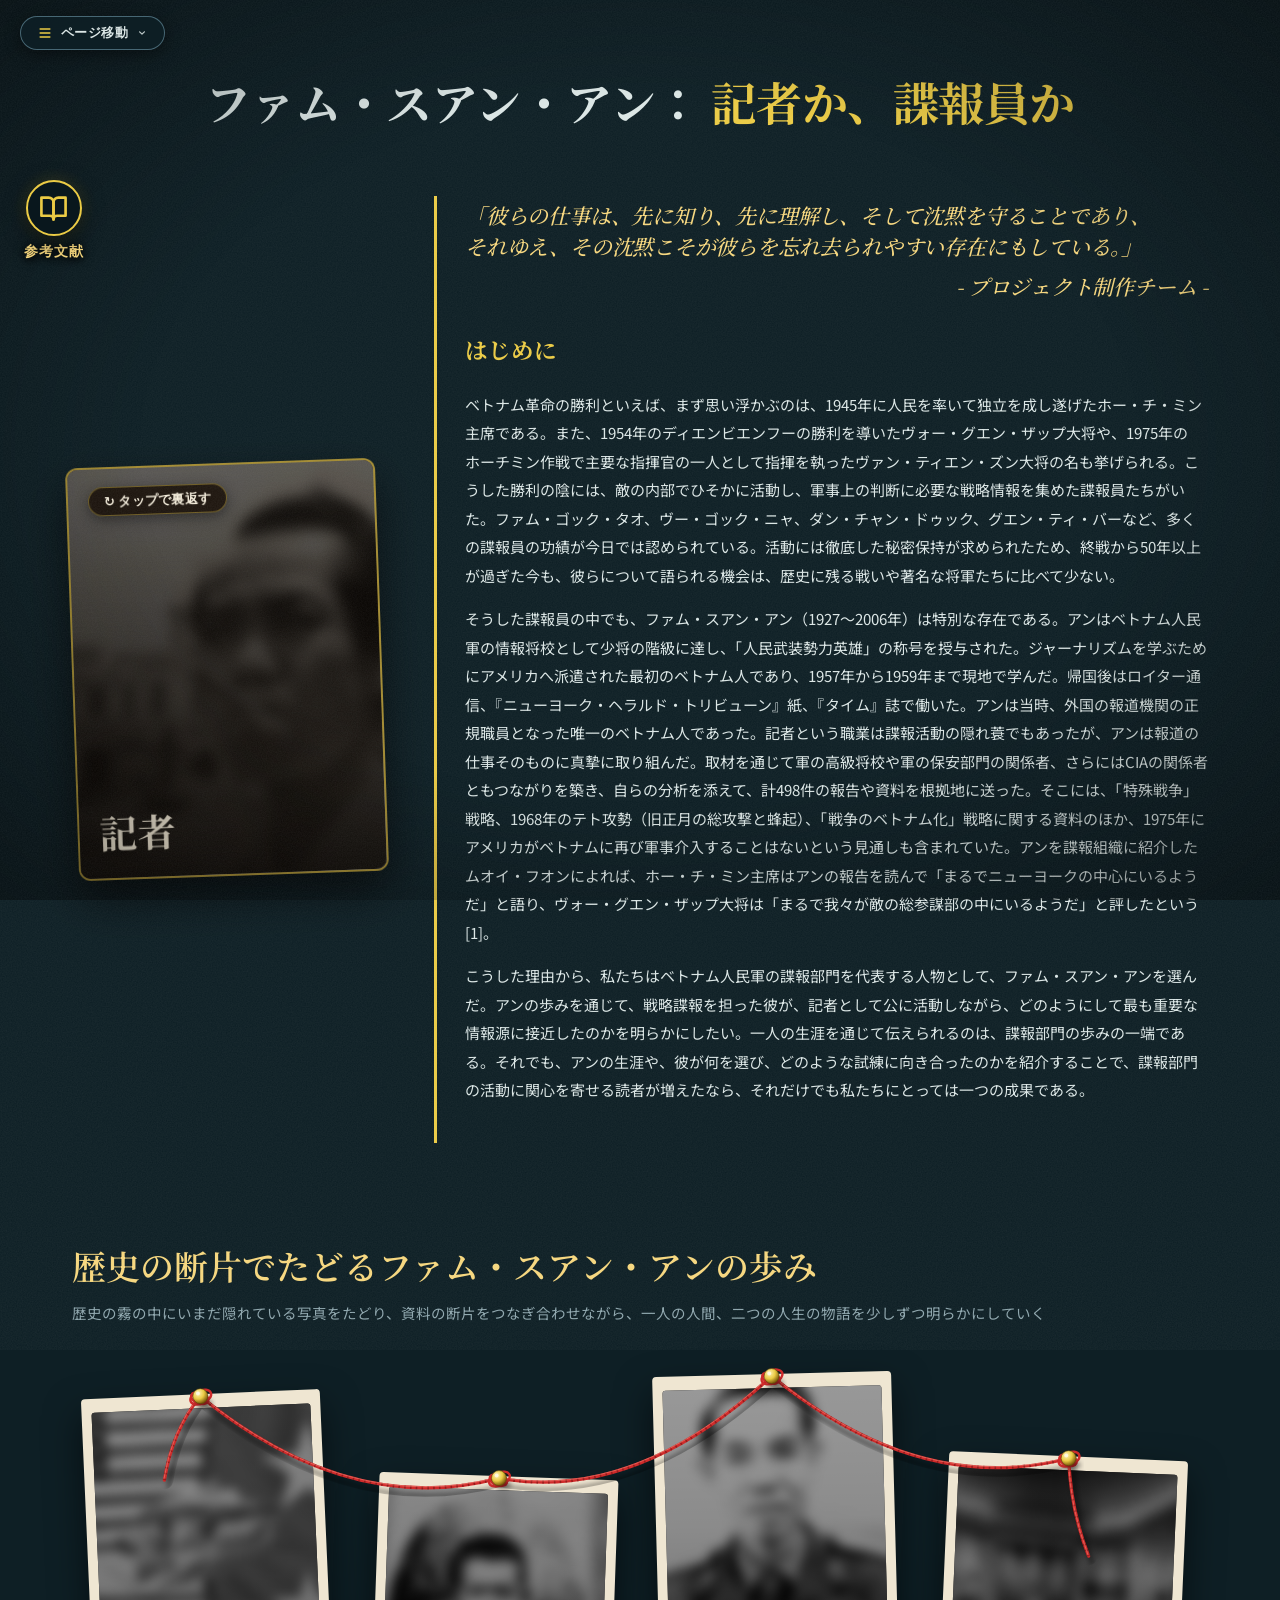
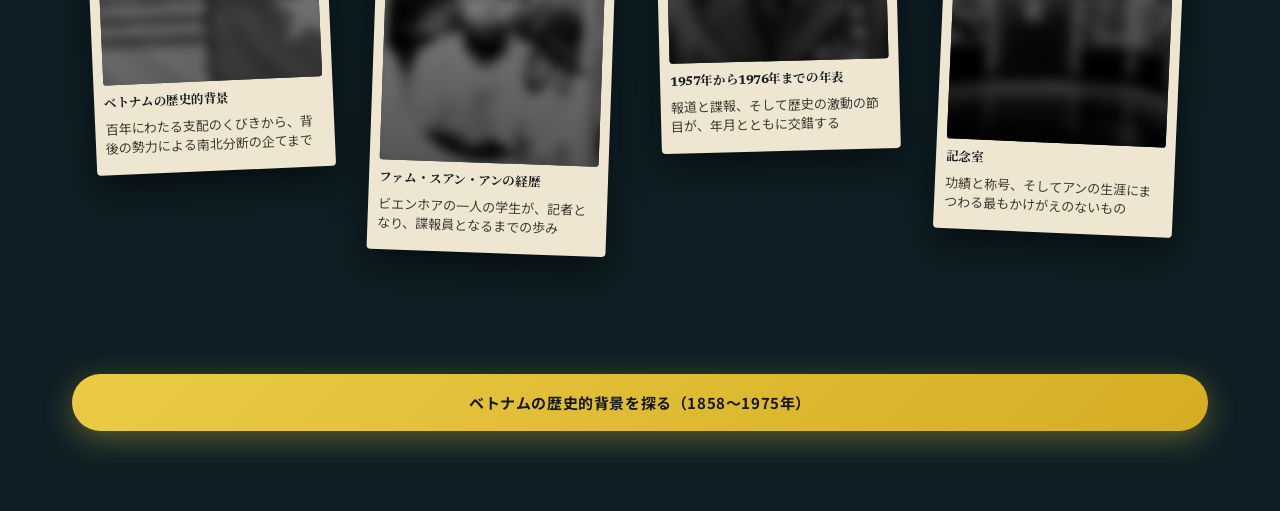
<file: index.html>
<!DOCTYPE html>
<html lang="ja" class="lang-ja">

<head>
  <meta charset="utf-8">
  <meta name="viewport" content="width=device-width, initial-scale=1, viewport-fit=cover">
  <title>テーマの紹介 – ファム・スアン・アン</title>
  <script>
    (function () {
      try {
        localStorage.setItem('pxa_language', 'ja');
        document.documentElement.lang = 'ja';
        document.documentElement.classList.add('lang-ja');
      } catch (e) { }
    })();
  </script>
  <link rel="preconnect" href="https://fonts.googleapis.com">
  <link rel="preconnect" href="https://fonts.gstatic.com" crossorigin>
  <link
    href="https://fonts.googleapis.com/css2?family=Be+Vietnam+Pro:ital,wght@0,300;0,400;0,500;0,600;0,700;1,400;1,600&family=Newsreader:ital,opsz,wght@0,6..72,400;0,6..72,500;0,6..72,600;0,6..72,700;1,6..72,400;1,6..72,500;1,6..72,600&family=Noto+Sans+JP:wght@400;500;700&family=Noto+Serif+JP:wght@500;600;700&display=swap"
    rel="stylesheet">
  <link rel="stylesheet" href="css/page-nav.css">
  <link rel="stylesheet" href="css/references.css">
  <style>
    :root {
      --bg: #0e1f25;
      --bg-dark: #0a161b;
      --card-bg: #16303a;
      --line: #2d4a54;
      --gold: #ebcb45;
      --gold-warm: #e6c04a;
      --gold2: #f6d77e;
      --thread: #cf2b2b;
      --paper: #efe6d2;
      --text: #dce7e6;
      --mute: #8fa7ae;
      --acc: #8fc1d4;
      --serif: "Newsreader", "Playfair Display", "Iowan Old Style", Georgia, serif;
      --sans: "Be Vietnam Pro", system-ui, -apple-system, sans-serif;
      --serif-jp: "Noto Serif JP", "Newsreader", serif;
      --sans-jp: "Noto Sans JP", "Be Vietnam Pro", sans-serif;
      box-sizing: border-box;
      padding-top: env(safe-area-inset-top, 0px);
      padding-bottom: env(safe-area-inset-bottom, 0px);
      color-scheme: dark;
    }

    html {
      scroll-padding-top: env(safe-area-inset-top, 0px);
      scroll-behavior: smooth;
    }

    *,
    *::before,
    *::after {
      box-sizing: inherit;
    }

    body {
      margin: 0;
      background: var(--bg);
      color: var(--text);
      font-family: var(--sans);
      font-size: 15px;
      line-height: 1.68;
      -webkit-font-smoothing: antialiased;
      overflow-x: hidden;
      position: relative;
    }

    /* Hiệu ứng bóng sáng và hạt grain cổ điển */
    body::before {
      content: "";
      position: fixed;
      inset: 0;
      z-index: 39;
      pointer-events: none;
      background: radial-gradient(ellipse at center, transparent 55%, rgba(0, 0, 0, .42));
    }

    body::after {
      content: "";
      position: fixed;
      left: -50%;
      top: -50%;
      width: 200%;
      height: 200%;
      z-index: 40;
      pointer-events: none;
      opacity: .05;
      background-image: url("data:image/svg+xml;utf8,<svg xmlns='http://www.w3.org/2000/svg' width='200' height='200'><filter id='n'><feTurbulence type='fractalNoise' baseFrequency='.8' numOctaves='2' stitchTiles='stitch'/><feColorMatrix values='0 0 0 0 1 0 0 0 0 1 0 0 0 0 1 0 0 0 1.2 -.1'/></filter><rect width='100%' height='100%' filter='url(%23n)'/></svg>");
      animation: grain .9s steps(5) infinite;
    }

    @keyframes grain {
      0% {
        transform: translate(0, 0);
      }

      20% {
        transform: translate(-6%, 4%);
      }

      40% {
        transform: translate(5%, -7%);
      }

      60% {
        transform: translate(-4%, -3%);
      }

      80% {
        transform: translate(7%, 5%);
      }

      100% {
        transform: translate(0, 0);
      }
    }

    .wrap {
      max-width: 1200px;
      margin: 0 auto;
      padding: 0 32px;
    }

    /* Header Hero */
    header.hero {
      padding: 82px 0 52px;
    }

    h1 {
      margin: 0;
      font-family: var(--serif);
      font-weight: 700;
      font-size: clamp(26px, 4.2vw, 46px);
      line-height: 1.25;
      color: var(--text);
      text-align: center;
      position: relative;
      transition: filter .35s;
      letter-spacing: -0.01em;
    }

    h1:hover {
      filter: drop-shadow(0 0 18px rgba(235, 203, 69, .45));
    }

    h1::after {
      content: attr(data-text);
      position: absolute;
      inset: 0;
      color: transparent;
      background: radial-gradient(circle 120px at var(--x, 50%) var(--y, 50%), #fff 0, rgba(246, 215, 126, .9) 35%, rgba(246, 215, 126, 0) 100%);
      -webkit-background-clip: text;
      background-clip: text;
      opacity: 0;
      transition: opacity .3s;
      pointer-events: none;
    }

    h1:hover::after {
      opacity: 1;
    }

    h1 .a {
      color: var(--text);
    }

    h1 .b {
      color: var(--gold);
    }

    /* Bố cục Intro: Poster + Lead */
    .intro {
      display: grid;
      grid-template-columns: 310px 1fr;
      gap: 52px;
      align-items: center;
      margin-top: 56px;
    }

    /* Poster 3D Flip Card */
    .poster {
      aspect-ratio: 3/4;
      position: relative;
      perspective: 1200px;
      transform: rotate(-2deg);
      cursor: pointer;
      -webkit-tap-highlight-color: transparent;
    }

    .poster:focus-visible {
      outline: 2px solid var(--gold);
      outline-offset: 8px;
      border-radius: 4px;
    }

    .flip {
      position: absolute;
      inset: 0;
      transform-style: preserve-3d;
      transition: transform .85s cubic-bezier(.4, .2, .2, 1);
    }

    .poster.flipped .flip {
      transform: rotateY(180deg);
    }

    .poster:not(.flipped):hover .flip {
      transform: rotateY(-6deg);
    }

    .face {
      position: absolute;
      inset: 0;
      overflow: hidden;
      border-radius: 12px;
      border: 2px solid rgba(235, 203, 69, 0.65);
      box-shadow: 0 20px 45px rgba(0, 0, 0, .65);
      -webkit-backface-visibility: hidden;
      backface-visibility: hidden;
    }

    .face::before {
      content: "";
      position: absolute;
      inset: 0;
      z-index: 1;
    }

    .face.front {
      background: #1c140d;
    }

    .face.front::before {
      background: linear-gradient(180deg, rgba(28, 20, 13, .3), rgba(14, 10, 6, .94));
    }

    .face.back {
      transform: rotateY(180deg);
      background: linear-gradient(160deg, #16303a, #0a161b);
    }

    .face.back::before {
      background: linear-gradient(180deg, transparent 45%, rgba(10, 22, 27, .92));
    }

    .face .hint {
      position: absolute;
      top: 18px;
      z-index: 2;
      padding: 7px 15px;
      border-radius: 999px;
      font-family: var(--sans);
      font-weight: 600;
      font-size: 13px;
      line-height: 1;
      backdrop-filter: blur(8px);
      -webkit-backdrop-filter: blur(8px);
      box-shadow: 0 4px 14px rgba(0, 0, 0, .45);
      letter-spacing: .02em;
    }

    .front .hint {
      left: 20px;
      background: rgba(26, 17, 10, .88);
      color: #f5eedc;
      border: 1px solid rgba(235, 203, 69, .4);
    }

    .back .hint {
      right: 20px;
      background: rgba(14, 31, 37, .88);
      color: #e4ecef;
      border: 1px solid rgba(235, 203, 69, .4);
    }

    .face .n {
      position: absolute;
      left: 20px;
      bottom: 20px;
      right: 20px;
      z-index: 2;
      font-family: var(--serif);
      font-weight: 700;
      font-size: 38px;
      line-height: 1;
      margin: 0;
    }

    .front .n {
      color: var(--paper);
    }

    .back .n {
      color: var(--text);
    }

    .face .photo {
      position: absolute;
      inset: -15px;
      z-index: 0;
      background-size: cover;
      background-repeat: no-repeat;
      filter: grayscale(1) contrast(1.15) brightness(.48) blur(6.5px);
      transition: filter .35s ease;
    }

    .front .photo {
      background-image: url('assets/images/GioiThieuDeTai/GioiThieuDeTai_NB.jpg');
      background-position: 60% 20%;
      filter: grayscale(1) sepia(.2) contrast(1.15) brightness(.45) blur(6.5px);
    }

    .back .photo {
      background-image: url('assets/images/GioiThieuDeTai/GioiThieuDeTai_TB.jpg');
      background-position: 50% 25%;
      filter: grayscale(1) contrast(1.15) brightness(.48) blur(6.5px);
    }

    /* Lead Text */
    .lead {
      border-left: 3.5px solid var(--gold);
      padding: 4px 0 6px 28px;
    }

    .lead blockquote,
    .lead .quote-source {
      margin: 0;
      font-family: var(--serif);
      font-style: italic;
      font-weight: 500;
      font-size: clamp(19px, 2.3vw, 26px);
      line-height: 1.45;
      color: var(--gold2);
      position: relative;
    }

    .lead .quote-source {
      margin: 8px 0 24px;
      text-align: right;
    }

    .lead blockquote.typing::after,
    .lead .quote-source.typing::after {
      content: "";
      display: inline-block;
      width: 2.5px;
      height: 1em;
      margin-left: 4px;
      background: var(--gold);
      vertical-align: -.15em;
      animation: blink .7s steps(1) infinite;
    }

    @keyframes blink {
      50% {
        opacity: 0;
      }
    }

    /* Accordion Giới thiệu đề tài */
    .foreword { margin-block: 2rem; text-align: start; }
    .foreword h2 { color: var(--gold); }
    .foreword p { margin-block: 1em; line-height: 1.9; }

    .lead-accordion {
      margin-top: 24px;
      display: flex;
      flex-direction: column;
      gap: 12px;
      width: 100%;
      max-width: 100%;
    }

    .acc-item {
      background: rgba(14, 31, 37, 0.45);
      border: 1px solid rgba(235, 203, 69, 0.22);
      border-radius: 8px;
      overflow: hidden;
      transition: background 0.3s ease, border-color 0.3s ease, box-shadow 0.3s ease;
    }

    .acc-item:hover {
      border-color: rgba(235, 203, 69, 0.45);
      background: rgba(18, 38, 45, 0.65);
    }

    .acc-item.open {
      background: rgba(14, 31, 37, 0.9);
      border-color: rgba(235, 203, 69, 0.6);
      box-shadow: 0 10px 28px rgba(0, 0, 0, 0.35);
    }

    .acc-trigger {
      width: 100%;
      display: flex;
      align-items: center;
      justify-content: space-between;
      gap: 16px;
      padding: 15px 18px;
      background: transparent;
      border: none;
      color: inherit;
      cursor: pointer;
      text-align: left;
      font: inherit;
      outline: none;
    }

    .acc-trigger:focus-visible {
      outline: 2px solid var(--gold);
      outline-offset: -2px;
    }

    .acc-heading {
      margin: 0;
      font-family: var(--serif);
      font-weight: 600;
      font-size: 16px;
      line-height: 1.4;
      color: #fff;
      letter-spacing: .01em;
      display: flex;
      align-items: center;
      gap: 10px;
    }

    .acc-heading b {
      color: #fff;
      font-family: var(--sans);
      font-size: 15px;
      font-weight: 700;
      flex-shrink: 0;
      transition: color 0.25s ease;
    }

    .acc-title {
      color: #fff;
      transition: color 0.25s ease;
    }

    .acc-item:hover .acc-heading b,
    .acc-item:hover .acc-title,
    .acc-item.open .acc-heading b,
    .acc-item.open .acc-title {
      color: var(--gold);
    }

    .acc-icon {
      flex-shrink: 0;
      width: 28px;
      height: 28px;
      display: flex;
      align-items: center;
      justify-content: center;
      border-radius: 50%;
      background: rgba(255, 255, 255, 0.08);
      color: #fff;
      transition: transform 0.35s cubic-bezier(0.16, 1, 0.3, 1), background 0.3s ease, color 0.3s ease;
    }

    .acc-item:hover .acc-icon {
      background: rgba(235, 203, 69, 0.18);
      color: var(--gold);
    }

    .acc-item.open .acc-icon {
      transform: rotate(180deg);
      background: rgba(235, 203, 69, 0.28);
      color: var(--gold);
    }

    .acc-panel {
      display: grid;
      grid-template-rows: 0fr;
      transition: grid-template-rows 0.35s cubic-bezier(0.16, 1, 0.3, 1);
    }

    .acc-item.open .acc-panel {
      grid-template-rows: 1fr;
    }

    .acc-panel-inner {
      overflow: hidden;
      padding: 0 18px;
      transition: padding 0.35s cubic-bezier(0.16, 1, 0.3, 1);
    }

    .acc-item.open .acc-panel-inner {
      padding: 0 18px 18px 18px;
    }

    .acc-panel-inner p {
      margin: 0;
      border-top: 1px dashed rgba(235, 203, 69, 0.2);
      padding-top: 14px;
      color: #c4d3d7;
      font-size: 14px;
      line-height: 1.75;
      font-family: var(--sans);
    }

    /* Section Board: 4 lối vào câu chuyện */
    .board {
      padding: 56px 0 90px;
    }

    .board h2 {
      font-family: var(--serif);
      font-weight: 600;
      font-size: clamp(23px, 3.2vw, 34px);
      line-height: 1.25;
      color: var(--gold2);
      margin: 0 0 8px;
    }

    .board .sub {
      color: var(--mute);
      margin: 0 0 38px;
      max-width: none;
      font-size: 14.5px;
      white-space: nowrap;
    }

    /* Dây nối hồ sơ (.strings) */
    .strings {
      position: relative;
      height: 520px;
    }

    .strings svg {
      position: absolute;
      inset: 0;
      width: 100%;
      height: 100%;
      z-index: 3;
      pointer-events: none;
      overflow: visible;
    }

    .reveal {
      fill: none;
      stroke: #fff;
      stroke-width: 18;
      stroke-linecap: round;
      stroke-dasharray: 1;
      stroke-dashoffset: 1;
    }

    .strings.on .reveal {
      stroke-dashoffset: 0;
      transition: stroke-dashoffset 3.2s ease-in-out;
    }

    .loop {
      fill: none;
      stroke: #cf2b2b;
      stroke-width: 2.4;
      opacity: 0;
    }

    .strings.on .loop {
      opacity: 1;
      transition: opacity .5s;
    }

    .card {
      position: absolute;
      width: 21%;
      background: var(--paper);
      color: #1a1d21;
      padding: 14px 10px 18px;
      border-radius: 4px;
      box-shadow: 0 16px 36px rgba(0, 0, 0, .55);
      text-decoration: none;
      transition: transform .25s cubic-bezier(0.16, 1, 0.3, 1), box-shadow .25s ease;
      display: block;
      cursor: pointer;
    }

    .card:hover,
    .card:focus-visible {
      box-shadow: 0 24px 45px rgba(0, 0, 0, .75);
      outline: 2.5px solid var(--gold);
      outline-offset: 4px;
    }

    .card::before {
      display: none;
      content: "";
      position: absolute;
      left: 50%;
      top: -7px;
      width: 16px;
      height: 16px;
      margin-left: -8px;
      border-radius: 50%;
      background: radial-gradient(circle at 35% 30%, #ff7a6b, var(--thread) 60%, #7a1414);
      z-index: 4;
      box-shadow: 0 3px 6px rgba(0, 0, 0, .6);
    }

    .ph {
      aspect-ratio: 4/5;
      margin-bottom: 12px;
      position: relative;
      overflow: hidden;
      display: flex;
      align-items: flex-end;
      padding: 10px 12px;
      font-family: var(--serif);
      font-weight: 700;
      font-size: 26px;
      line-height: 1;
      color: #fff;
      text-shadow: 0 2px 4px rgba(0, 0, 0, .85);
      border-radius: 3px;
      background: #111;
    }

    .ph::before {
      content: "";
      position: absolute;
      inset: -12px;
      background-size: cover;
      background-position: center;
      background-repeat: no-repeat;
      filter: grayscale(1) contrast(1.15) brightness(.62) blur(6px);
      z-index: 1;
      transition: transform .35s ease;
    }

    .card:hover .ph::before {
      transform: scale(1.04);
    }

    .ph::after {
      content: "";
      position: absolute;
      inset: 0;
      background: linear-gradient(180deg, rgba(0, 0, 0, 0.04) 0%, rgba(0, 0, 0, 0.12) 50%, rgba(0, 0, 0, 0.3) 100%);
      z-index: 2;
      pointer-events: none;
    }

    .card h3 {
      margin: 0 0 6px;
      font-family: var(--serif);
      font-weight: 700;
      font-size: clamp(11.5px, 0.98vw, 14.5px);
      letter-spacing: -0.035em;
      line-height: 1.25;
      color: #1a1d21;
      white-space: nowrap;
    }

    .card p {
      margin: 0;
      font-family: var(--sans);
      font-size: 13px;
      line-height: 1.48;
      color: #3f3c34;
    }

    .c1 {
      left: 1.5%;
      top: 30px;
      transform: rotate(-2.5deg);
    }

    .c1 .ph::before {
      background-image: url('assets/images/GioiThieuDeTai/GioiThieuDeTai_CoBonPhe.jpg');
      background-position: center center;
    }

    .c2 {
      left: 26.5%;
      top: 112px;
      transform: rotate(2deg);
    }

    .c2 .ph::before {
      background-image: url('assets/images/GioiThieuDeTai/GioiThieuDeTai_PXAVaoNam1936.jpg');
      background-position: center 25%;
    }

    .c3 {
      left: 51.5%;
      top: 10px;
      transform: rotate(-1.5deg);
    }

    .c3 .ph::before {
      background-image: url('assets/images/GioiThieuDeTai/GioiThieuDeTai_Timeline.jpg');
      background-position: center center;
    }

    .c4 {
      left: 76.5%;
      top: 92px;
      transform: rotate(2.5deg);
    }

    .c4 .ph::before {
      background-image: url('assets/images/GioiThieuDeTai/GioiThieuDeTai_NhaTuongNiem.jpg');
      background-position: center 40%;
    }

    .seg {
      opacity: 0;
      transition: opacity .25s;
      pointer-events: none;
    }

    .seg.hot {
      opacity: 1;
    }

    /* Nút lớn khám phá tiếp */
    .next {
      display: block;
      margin: 0 0 80px;
      padding: 18px 26px;
      border-radius: 999px;
      text-align: center;
      text-decoration: none;
      font-family: var(--sans);
      font-weight: 700;
      font-size: clamp(13px, 1.6vw, 15px);
      line-height: 1.4;
      text-transform: uppercase;
      letter-spacing: .04em;
      color: #12181b;
      background: linear-gradient(135deg, #ebcb45 0%, #d4ad22 100%);
      box-shadow: 0 8px 30px rgba(235, 203, 69, .35);
      transition: box-shadow .25s, transform .25s;
    }

    .next:hover,
    .next:focus-visible {
      box-shadow: 0 12px 38px rgba(235, 203, 69, .55);
      transform: translateY(-2px);
      outline: 2px solid var(--paper);
      outline-offset: 4px;
    }

    /* ==========================================================================
       BỘ CHỌN ĐA NGÔN NGỮ NỔI: TIẾNG VIỆT / TIẾNG NHẬT (GÓC TRÊN BÊN PHẢI)
       ========================================================================== */
    .lang-switcher {
      position: fixed;
      top: 16px;
      right: 20px;
      z-index: 120;
      display: inline-flex;
      align-items: center;
      gap: 3px;
      padding: 4px 6px;
      background: rgba(14, 31, 37, 0.92);
      border: 1.5px solid rgba(143, 193, 212, 0.35);
      border-radius: 999px;
      backdrop-filter: blur(8px);
      -webkit-backdrop-filter: blur(8px);
      box-shadow: 0 4px 16px rgba(0, 0, 0, .45);
      transition: border-color .2s, transform .2s;
      font-family: var(--sans);
    }

    .lang-switcher:hover {
      border-color: var(--gold);
      transform: translateY(-1px);
    }

    .lang-btn {
      background: transparent;
      border: 0;
      color: var(--mute);
      font-family: inherit;
      font-size: 12px;
      font-weight: 600;
      padding: 5px 12px;
      border-radius: 999px;
      cursor: pointer;
      letter-spacing: .03em;
      transition: all .2s ease;
    }

    .lang-btn:hover {
      color: #fff;
    }

    .lang-btn.active {
      background: linear-gradient(135deg, #ebcb45 0%, #d4ad22 100%);
      color: #12181b;
      box-shadow: 0 2px 8px rgba(235, 203, 69, .35);
    }

    .lang-divider {
      color: rgba(255, 255, 255, 0.2);
      font-size: 11px;
      user-select: none;
    }

    @media (max-width: 720px) {
      .lang-switcher {
        top: 12px;
        right: 12px;
        padding: 3px 5px;
      }

      .lang-btn {
        padding: 4px 8px;
        font-size: 11px;
      }
    }

    /* Footer */
    footer {
      border-top: 1px solid var(--line);
      padding: 26px 0 32px;
      color: var(--mute);
      font-size: 13.5px;
      text-align: center;
    }

    /* Định dạng font tiếng Nhật */
    html[lang=ja] body,
    html[lang=ja] .next,
    html[lang=ja] .card p,
    html[lang=ja] .lead p,
    html[lang=ja] footer {
      font-family: var(--sans-jp);
      text-wrap: normal;
      line-break: strict;
      word-break: normal;
      overflow-wrap: break-word;
    }

    html[lang=ja] .acc-panel-inner p {
      font-family: var(--sans-jp);
      text-wrap: pretty;
      line-break: strict;
      word-break: normal;
      overflow-wrap: break-word;
    }

    /* Tiêu đề và số năm dùng Newsreader (kết hợp Noto Serif JP cho chữ Nhật) */
    html[lang=ja] h1,
    html[lang=ja] h2,
    html[lang=ja] h3,
    html[lang=ja] .poster .n,
    html[lang=ja] .yr,
    html[lang=ja] .year,
    html[lang=ja] .poster small {
      font-family: "Newsreader", "Noto Serif JP", serif;
      text-wrap: normal;
      line-break: strict;
      word-break: normal;
    }

    html[lang=ja] .card h3 {
      font-family: "Newsreader", "Noto Serif JP", serif;
      text-wrap: normal;
      white-space: nowrap;
      letter-spacing: -0.035em;
      line-break: strict;
      word-break: normal;
    }

    /* Trích dẫn các thứ dùng Noto Serif JP */
    html[lang=ja] blockquote,
    html[lang=ja] .lead blockquote,
    html[lang=ja] .lead .quote-source,
    html[lang=ja] q,
    html[lang=ja] cite {
      font-family: "Noto Serif JP", "Newsreader", serif;
      text-wrap: normal;
      width: 100%;
      line-break: strict;
      word-break: normal;
    }

    html[lang=ja] .lead blockquote,
    html[lang=ja] .lead .quote-source {
      font-size: clamp(16px, 1.8vw, 21px);
      line-height: 1.5;
      letter-spacing: -0.01em;
      white-space: pre-line;
    }

    /* Responsive */
    @media (max-width: 860px) {
      .board .sub {
        white-space: normal;
      }

      .intro {
        grid-template-columns: 1fr;
        gap: 36px;
      }

      .poster {
        max-width: 290px;
        margin: 0 auto;
      }

      .strings {
        height: auto;
        padding-left: 34px;
        display: grid;
        gap: 34px;
      }

      .strings svg {
        display: none;
      }

      .strings::before {
        content: "";
        position: absolute;
        left: 10px;
        top: 0;
        bottom: 0;
        width: 2.5px;
        background: var(--thread);
      }

      .card {
        position: relative;
        width: 100%;
        left: auto !important;
        top: auto !important;
        transform: none !important;
      }

      .card::before {
        display: block;
        left: -24px;
        top: 22px;
        margin: 0;
      }

      .ph {
        aspect-ratio: 16/9;
      }
    }

    @media (prefers-reduced-motion: reduce) {

      .flip,
      .next,
      .card,
      .lead blockquote.typing::after,
      .lead .quote-source.typing::after,
      body::after {
        transition: none !important;
        animation: none !important;
      }

      .poster:not(.flipped):hover .flip {
        transform: none;
      }

      .reveal {
        stroke-dashoffset: 0 !important;
        transition: none !important;
      }

      .loop {
        opacity: 1;
        transition: none !important;
      }
    }
  </style>
</head>

<body>
  <!-- Bộ điều hướng chuyển trang dạng dropdown (ở góc trên bên trái) -->
  <nav class="page-nav-dropdown" id="pageNavDropdown" aria-label="Điều hướng các trang">
    <button type="button" class="page-nav-btn" id="pageNavBtn" aria-expanded="false" aria-haspopup="true"
      title="Chuyển đến trang khác">
      <svg class="page-nav-icon" viewBox="0 0 20 20" fill="currentColor" width="16" height="16" aria-hidden="true">
        <path fill-rule="evenodd"
          d="M3 5a1 1 0 011-1h12a1 1 0 110 2H4a1 1 0 01-1-1zm0 5a1 1 0 011-1h12a1 1 0 110 2H4a1 1 0 01-1-1zm0 5a1 1 0 011-1h12a1 1 0 110 2H4a1 1 0 01-1-1z"
          clip-rule="evenodd"></path>
      </svg>
      <span class="page-nav-label" id="pageNavLabel">ページ移動</span>
      <svg class="page-nav-arrow" viewBox="0 0 20 20" fill="currentColor" width="12" height="12" aria-hidden="true">
        <path fill-rule="evenodd"
          d="M5.293 7.293a1 1 0 011.414 0L10 10.586l3.293-3.293a1 1 0 111.414 1.414l-4 4a1 1 0 01-1.414 0l-4-4a1 1 0 010-1.414z"
          clip-rule="evenodd"></path>
      </svg>
    </button>
    <div class="page-nav-menu" id="pageNavMenu" role="menu">
      <div class="page-nav-header">
        <span class="page-nav-header-title" id="pageNavHeaderTitle">ページ一覧</span>
      </div>
      <a href="index.html" class="page-nav-item active" data-page="intro" role="menuitem">
        <span class="page-nav-item-icon">📖</span>
        <span class="page-nav-item-text" data-vi="1. Giới thiệu đề tài" data-ja="1. テーマの紹介">1. テーマの紹介</span>
        <span class="page-nav-curr-tag" data-vi="Đang xem" data-ja="表示中">表示中</span>
      </a>
      <a href="context.html" class="page-nav-item" data-page="context" role="menuitem">
        <span class="page-nav-item-icon">⏳</span>
        <span class="page-nav-item-text" data-vi="2. Bối cảnh lịch sử" data-ja="2. 歴史的背景">2. 歴史的背景</span>
        <span class="page-nav-curr-tag" data-vi="Đang xem" data-ja="表示中">表示中</span>
      </a>
      <a href="bio.html" class="page-nav-item" data-page="bio" role="menuitem">
        <span class="page-nav-item-icon">👤</span>
        <span class="page-nav-item-text" data-vi="3. Tiểu sử (Trước 1957)" data-ja="3. 経歴（1957年以前）">3. 経歴（1957年以前）</span>
        <span class="page-nav-curr-tag" data-vi="Đang xem" data-ja="表示中">表示中</span>
      </a>
      <a href="timeline.html" class="page-nav-item" data-page="timeline" role="menuitem">
        <span class="page-nav-item-icon">⏱️</span>
        <span class="page-nav-item-text" data-vi="4. Dòng thời gian (1957–1976)" data-ja="4. 年表（1957～1976年）">4. 年表（1957～1976年）</span>
        <span class="page-nav-curr-tag" data-vi="Đang xem" data-ja="表示中">表示中</span>
      </a>
      <a href="postwar.html" class="page-nav-item" data-page="postwar" role="menuitem">
        <span class="page-nav-item-icon">🕊️</span>
        <span class="page-nav-item-text" data-vi="5. Phòng lưu niệm Phạm Xuân Ẩn" data-ja="5. 諜報員ファム・スアン・アン記念館">5. 諜報員ファム・スアン・アン記念館</span>
        <span class="page-nav-curr-tag" data-vi="Đang xem" data-ja="表示中">表示中</span>
      </a>
    </div>
  </nav>

  <!-- Nút Nguồn nổi duy nhất kéo theo dọc trang Giới thiệu đề tài -->
  <button type="button" class="ref-trigger-btn page-floating-ref-btn" id="introPageRefBtn" aria-label="参考文献" title="参考文献一覧を見る">
    <div class="ref-btn-icon-circle">
      <svg viewBox="0 0 24 24" fill="none" stroke="currentColor" stroke-width="2.2" stroke-linecap="round" stroke-linejoin="round" aria-hidden="true">
        <path d="M2 3h6a4 4 0 0 1 4 4v14a3 3 0 0 0-3-3H2z"></path>
        <path d="M22 3h-6a4 4 0 0 0-4 4v14a3 3 0 0 1 3-3h7z"></path>
      </svg>
    </div>
    <span class="ref-btn-label">参考文献</span>
  </button>

  <!-- Bộ chọn đa ngôn ngữ nổi đã được gỡ bỏ -->

  <div class="wrap">
    <header class="hero">
      <h1 data-text="ファム・スアン・アン：記者か、諜報員か"><span class="a">ファム・スアン・アン：</span> <span class="b">記者か、諜報員か</span></h1>
      <div class="intro">
        <!-- Poster 3D lật 2 mặt -->
        <div class="poster" id="poster" role="button" tabindex="0" aria-pressed="false"
          aria-label="ファム・スアン・アンのポスター：タップで記者の面と諜報員の面を切り替え">
          <div class="flip">
            <div class="face front">
              <div class="photo" aria-hidden="true"></div>
              <span class="hint">↻ タップで裏返す</span>
              <div class="n">記者</div>
            </div>
            <div class="face back">
              <div class="photo" aria-hidden="true"></div>
              <span class="hint">↻ タップで裏返す</span>
              <div class="n">諜報員</div>
            </div>
          </div>
        </div>

        <!-- Khối diễn giải đề tài -->
        <div class="lead">
          <blockquote>「彼らの仕事は、先に知り、先に理解し、そして沈黙を守ることであり、
            それゆえ、その沈黙こそが彼らを忘れ去られやすい存在にもしている。」</blockquote>

          <p class="quote-source" data-vi="- Nhóm tác giả của dự án -">- プロジェクト制作チーム -</p>

          <section class="foreword" lang="ja">
            <h2>はじめに</h2>
            <p>ベトナム革命の勝利といえば、まず思い浮かぶのは、1945年に人民を率いて独立を成し遂げたホー・チ・ミン主席である。また、1954年のディエンビエンフーの勝利を導いたヴォー・グエン・ザップ大将や、1975年のホーチミン作戦で主要な指揮官の一人として指揮を執ったヴァン・ティエン・ズン大将の名も挙げられる。こうした勝利の陰には、敵の内部でひそかに活動し、軍事上の判断に必要な戦略情報を集めた諜報員たちがいた。ファム・ゴック・タオ、ヴー・ゴック・ニャ、ダン・チャン・ドゥック、グエン・ティ・バーなど、多くの諜報員の功績が今日では認められている。活動には徹底した秘密保持が求められたため、終戦から50年以上が過ぎた今も、彼らについて語られる機会は、歴史に残る戦いや著名な将軍たちに比べて少ない。</p>
            <p>そうした諜報員の中でも、ファム・スアン・アン（1927～2006年）は特別な存在である。アンはベトナム人民軍の情報将校として少将の階級に達し、「人民武装勢力英雄」の称号を授与された。ジャーナリズムを学ぶためにアメリカへ派遣された最初のベトナム人であり、1957年から1959年まで現地で学んだ。帰国後はロイター通信、『ニューヨーク・ヘラルド・トリビューン』紙、『タイム』誌で働いた。アンは当時、外国の報道機関の正規職員となった唯一のベトナム人であった。記者という職業は諜報活動の隠れ蓑でもあったが、アンは報道の仕事そのものに真摯に取り組んだ。取材を通じて軍の高級将校や軍の保安部門の関係者、さらにはCIAの関係者ともつながりを築き、自らの分析を添えて、計498件の報告や資料を根拠地に送った。そこには、「特殊戦争」戦略、1968年のテト攻勢（旧正月の総攻撃と蜂起）、「戦争のベトナム化」戦略に関する資料のほか、1975年にアメリカがベトナムに再び軍事介入することはないという見通しも含まれていた。アンを諜報組織に紹介したムオイ・フオンによれば、ホー・チ・ミン主席はアンの報告を読んで「まるでニューヨークの中心にいるようだ」と語り、ヴォー・グエン・ザップ大将は「まるで我々が敵の総参謀部の中にいるようだ」と評したという [1]。</p>
            <p>こうした理由から、私たちはベトナム人民軍の諜報部門を代表する人物として、ファム・スアン・アンを選んだ。アンの歩みを通じて、戦略諜報を担った彼が、記者として公に活動しながら、どのようにして最も重要な情報源に接近したのかを明らかにしたい。一人の生涯を通じて伝えられるのは、諜報部門の歩みの一端である。それでも、アンの生涯や、彼が何を選び、どのような試練に向き合ったのかを紹介することで、諜報部門の活動に関心を寄せる読者が増えたなら、それだけでも私たちにとっては一つの成果である。</p>
          </section>
        </div>
      </div>
    </header>

    <!-- Khối 4 lối vào câu chuyện -->
    <section class="board">
      <h2>歴史の断片でたどるファム・スアン・アンの歩み</h2>
      <p class="sub">歴史の霧の中にいまだ隠れている写真をたどり、資料の断片をつなぎ合わせながら、一人の人間、二つの人生の物語を少しずつ明らかにしていく</p>
      <div class="strings" id="strings">
        <svg id="web" aria-hidden="true"></svg>
        <a class="card c1" href="javascript:void(0)">
          <div class="ph"></div>
          <h3>ベトナムの歴史的背景</h3>
          <p>百年にわたる支配のくびきから、背後の勢力による南北分断の企てまで</p>
        </a>
        <a class="card c2" href="javascript:void(0)">
          <div class="ph"></div>
          <h3>ファム・スアン・アンの経歴</h3>
          <p>ビエンホアの一人の学生が、記者となり、諜報員となるまでの歩み</p>
        </a>
        <a class="card c3" href="javascript:void(0)">
          <div class="ph"></div>
          <h3>1957年から1976年までの年表</h3>
          <p>報道と諜報、そして歴史の激動の節目が、年月とともに交錯する</p>
        </a>
        <a class="card c4" href="javascript:void(0)">
          <div class="ph"></div>
          <h3>記念室</h3>
          <p>功績と称号、そしてアンの生涯にまつわる最もかけがえのないもの</p>
        </a>
      </div>
    </section>

    <!-- Nút lớn dẫn sang trang Bối cảnh lịch sử -->
    <a class="next" href="context.html">ベトナムの歴史的背景を探る（1858～1975年）</a>
  </div>

  <!-- Nạp các script chung của hệ thống -->
  <script src="js/lang.js"></script>
  <script src="js/page-nav.js"></script>

  <script>
    var s = document.getElementById('strings'),
      svg = document.getElementById('web'),
      NS = 'http://www.w3.org/2000/svg';
    var h1 = document.querySelector('h1'),
      bq = document.querySelector('.lead blockquote');
    var reduce = window.matchMedia('(prefers-reduced-motion:reduce)').matches;
    var P = [], W_ = [], upd = [], segs = [];

    function E(t, a, p) {
      var e = document.createElementNS(NS, t);
      for (var k in a) e.setAttribute(k, a[k]);
      (p || svg).appendChild(e);
      return e;
    }

    function segD(i) {
      var w = W_[i], b = P[i];
      if (i === 0) {
        var sx = b.x - 36, sy = b.y + 84,
          mx = (sx + b.x) / 2, my = (sy + b.y) / 2,
          cx = b.x - 28, cy = b.y + 34;
        return 'M' + sx + ' ' + sy + ' Q' + (mx + (cx - mx) * w) + ' ' + (my + (cy - my) * w) + ' ' + b.x + ' ' + b.y;
      }
      var a = P[i - 1], L = Math.hypot(b.x - a.x, b.y - a.y);
      return 'M' + a.x + ' ' + a.y + ' Q' + ((a.x + b.x) / 2) + ' ' + ((a.y + b.y) / 2 + L * .26 * w) + ' ' + b.x + ' ' + b.y;
    }

    function fullD() {
      var d = segD(0);
      for (var i = 1; i < P.length; i++) d += segD(i).replace(/^M[^Q]*/, ' ');
      var z = P[P.length - 1];
      return d + ' Q' + (z.x + 2) + ' ' + (z.y + 52) + ' ' + (z.x + 20) + ' ' + (z.y + 98);
    }

    function redraw() {
      var d = fullD();
      upd.forEach(function (e) { e.setAttribute('d', d); });
      segs.forEach(function (pr, i) {
        var sd = segD(i);
        pr.forEach(function (e) { e.setAttribute('d', sd); });
      });
    }

    function build() {
      svg.innerHTML = '';
      upd = [];
      segs = [];
      if (window.matchMedia('(max-width:860px)').matches) return;
      var W = s.clientWidth, H = s.clientHeight;
      svg.setAttribute('viewBox', '0 0 ' + W + ' ' + H);
      svg.setAttribute('width', W);
      svg.setAttribute('height', H);

      P = [].map.call(s.querySelectorAll('.card'), function (c) {
        var m = getComputedStyle(c).transform, a = 0;
        if (m && m !== 'none') {
          var v = m.match(/matrix\(([^)]+)\)/)[1].split(',');
          a = Math.atan2(+v[1], +v[0]);
        }
        var r = c.offsetHeight / 2 - 2,
          cx = c.offsetLeft + c.offsetWidth / 2,
          cy = c.offsetTop + c.offsetHeight / 2;
        return { x: cx + r * Math.sin(a), y: cy - r * Math.cos(a) };
      });
      W_ = P.map(function () { return 1; });

      var d = fullD();
      var df = E('defs');
      var f = E('filter', { id: 'bl', x: '-20%', y: '-20%', width: '140%', height: '140%' }, df);
      E('feGaussianBlur', { stdDeviation: '2.5' }, f);

      var g = E('radialGradient', { id: 'pg', cx: '35%', cy: '30%', r: '70%' }, df);
      [['0', '#fff3b8'], ['.55', '#ebcb45'], ['1', '#7d5d0c']].forEach(function (o) {
        E('stop', { offset: o[0], 'stop-color': o[1] }, g);
      });

      var mk = E('mask', { id: 'mk', maskUnits: 'userSpaceOnUse', x: -60, y: -40, width: W + 120, height: H + 160 }, df);
      upd.push(E('path', { d: d, pathLength: 1, 'class': 'reveal' }, mk));

      var G = E('g', { mask: 'url(#mk)' });
      upd.push(E('path', { d: d, transform: 'translate(4 8)', fill: 'none', stroke: 'rgba(0,0,0,.5)', 'stroke-width': 3.4, filter: 'url(#bl)' }, G));
      upd.push(E('path', { d: d, fill: 'none', stroke: '#cf2b2b', 'stroke-width': 3.2, 'stroke-linecap': 'round' }, G));
      upd.push(E('path', { d: d, fill: 'none', stroke: '#6e1010', 'stroke-width': 3.2, 'stroke-dasharray': '1.6 4.2', opacity: .55 }, G));
      upd.push(E('path', { d: d, transform: 'translate(-.5 -1)', fill: 'none', stroke: '#ff9d8c', 'stroke-width': .9, opacity: .5 }, G));

      P.forEach(function (p, i) {
        var gg = E('g', { 'class': 'seg', 'data-i': i }, G);
        segs[i] = [
          E('path', { d: segD(i), fill: 'none', stroke: '#ff5a48', 'stroke-width': 9, opacity: .5, filter: 'url(#bl)' }, gg),
          E('path', { d: segD(i), fill: 'none', stroke: '#ff6b5a', 'stroke-width': 3.6, 'stroke-linecap': 'round' }, gg)
        ];
      });

      var z = P[P.length - 1],
        td = 'M' + z.x + ' ' + z.y + ' Q' + (z.x + 2) + ' ' + (z.y + 52) + ' ' + (z.x + 20) + ' ' + (z.y + 98),
        tg = E('g', { 'class': 'seg', 'data-i': P.length - 1 }, G);
      E('path', { d: td, fill: 'none', stroke: '#ff5a48', 'stroke-width': 9, opacity: .5, filter: 'url(#bl)' }, tg);
      E('path', { d: td, fill: 'none', stroke: '#ff6b5a', 'stroke-width': 3.6, 'stroke-linecap': 'round' }, tg);

      P.forEach(function (p, i) {
        var dl = 'transition-delay:' + (i * .95 + .2) + 's';
        E('ellipse', { cx: p.x, cy: p.y + 1, rx: 11, ry: 6.5, transform: 'rotate(-24 ' + p.x + ' ' + p.y + ')', 'class': 'loop', style: dl });
        E('ellipse', { cx: p.x, cy: p.y + 2, rx: 9, ry: 5.5, transform: 'rotate(18 ' + p.x + ' ' + p.y + ')', 'class': 'loop', style: dl });
        E('ellipse', { cx: p.x + 4, cy: p.y + 7, rx: 8, ry: 4, fill: 'rgba(0,0,0,.45)', filter: 'url(#bl)' });
        E('circle', { cx: p.x, cy: p.y, r: 7.5, fill: 'url(#pg)', stroke: '#5e4508', 'stroke-width': .6 });
        E('circle', { cx: p.x - 2.4, cy: p.y - 2.6, r: 2, fill: '#fff', opacity: .65 });
      });
    }

    /* Hiệu ứng kéo căng sợi chỉ đỏ khi bấm vào card */
    var busy = false;
    function pull(i, done) {
      if (busy) return;
      busy = true;
      if (reduce) { if (done) done(); busy = false; return; }
      var t0 = performance.now(), T1 = 220, T2 = 900, fired = false;
      (function f(now) {
        var t = now - t0;
        if (t < T1) W_[i] = 1 - t / T1;
        else if (t < T1 + T2) {
          var u = (t - T1) / T2;
          W_[i] = 1 - Math.exp(-5 * u) * Math.cos(16 * u);
        } else {
          W_[i] = 1;
          redraw();
          busy = false;
          return;
        }
        if (!fired && t >= T1 + 80) { fired = true; if (done) done(); }
        redraw();
        requestAnimationFrame(f);
      })(t0);
    }

    [].forEach.call(s.querySelectorAll('.card'), function (c, i) {
      function hot(on) {
        [].forEach.call(svg.querySelectorAll('.seg'), function (g) {
          if (+g.getAttribute('data-i') <= i) g.classList.toggle('hot', on);
        });
      }
      c.addEventListener('mouseenter', function () { hot(true); });
      c.addEventListener('mouseleave', function () { hot(false); });
      c.addEventListener('focus', function () { hot(true); });
      c.addEventListener('blur', function () { hot(false); });
      c.addEventListener('click', function (e) {
        e.preventDefault();
        pull(i);
      });
      c.addEventListener('keydown', function (e) {
        if (e.key === 'Enter' || e.key === ' ') {
          e.preventDefault();
          pull(i);
        }
      });
    });

    /* Xử lý Accordion Giới thiệu đề tài: bấm mở từng mục */
    var accItems = document.querySelectorAll('.acc-item');
    accItems.forEach(function (item) {
      var btn = item.querySelector('.acc-trigger');
      if (!btn) return;
      btn.addEventListener('click', function () {
        var isOpen = item.classList.contains('open');
        // Đóng các mục khác để thả xuống từng cái một
        accItems.forEach(function (other) {
          other.classList.remove('open');
          var otherBtn = other.querySelector('.acc-trigger');
          if (otherBtn) otherBtn.setAttribute('aria-expanded', 'false');
        });
        if (!isOpen) {
          item.classList.add('open');
          btn.setAttribute('aria-expanded', 'true');
        }
        // Cập nhật lại đường vẽ chỉ đỏ sau khi animation hoàn tất
        setTimeout(function () {
          if (typeof build === 'function') build();
        }, 360);
      });
    });

    /* Poster lật: tình báo / nhà báo */
    var poster = document.getElementById('poster');
    function flip() {
      var on = poster.classList.toggle('flipped');
      poster.setAttribute('aria-pressed', on);
    }
    poster.addEventListener('click', flip);
    poster.addEventListener('keydown', function (e) {
      if (e.key === 'Enter' || e.key === ' ') {
        e.preventDefault();
        flip();
      }
    });

    /* Dữ liệu dịch song ngữ VI / 日本語 */
    var I = [
      ['h1 .a', ['ファム・スアン・アン：']],
      ['h1 .b', ['記者か、諜報員か']],
      ['.poster .n', ['記者', '諜報員']],
      ['.poster .hint', ['↻ タップで裏返す', '↻ タップで裏返す']],
      ['.lead blockquote', ['「彼らの仕事は、先に知り、先に理解し、そして沈黙を守ることであり、\nそれゆえ、その沈黙こそが彼らを忘れ去られやすい存在にもしている。」']],
      ['.acc-title', [
        '人物を選んだ理由',
        'ウェブサイトという形式を選んだ理由',
        '内容と扱う範囲',
        '歴史との縁、そしてベトナム語と日本語の架け橋'
      ]],
      ['.acc-panel-inner p', [
        'ベトナムの抗戦といえば、人々はディエンビエンフーの勝利のような輝かしい勝利や、ヴォー・グエン・ザップ大将のように歴史に名を刻んだ将軍たちを思い浮かべることが多い。しかし、それらの勝利を支えたものには、戦線の背後で人知れず活動した人々、すなわち諜報部門の<span style="white-space:nowrap">存在もあった。</span><br><br>調べ始めると、私たちは、これがあまり知られていない空白であり、そこにはファム・ゴック・タオ、ヴー・ゴック・ニャ、ダン・チャン・ドゥックなど、人生も名前もすべて闇の中に捧げた大勢の人々がいることに気づいた。その中でも、ファム・スアン・アンは、二つの顔を持つその生涯によって、私たちを特に強く<span style="white-space:nowrap">引きつけた。</span><br><br>ファム・スアン・アンは、498件の報告と戦略文書を根拠地に送った諜報員であると同時に、ロイター通信と『タイム』誌の優れた記者でもあった。まさにこの二つの役割を併せ持っていたことが、私たちのプロジェクトの<span style="white-space:nowrap">出発点となった [1]。</span>',
        'ファム・スアン・アンの生涯は、ラリー・バーマンの『完璧なスパイ』、ジャン・クロード・ポモンティの『おとなしいベトナム人』、グエン・ティ・ゴック・ハイの『ファム・スアン・アン――名前のとおりに生きた男』をはじめ、多くの書籍や記事で語られてきた。そのため、私たちが関心を寄せたのは、それらの資料を新しい形でいかに読者にとって身近なものにするかということであった。<br><br>この方向性から、私たちは年表、写真、歴史資料を組み合わせたウェブサイトを作成した。節目を時系列に沿って並べることで、読者はアンの歩みを容易にたどることができ、同時に、記者としての活動、諜報任務、そしてベトナム史の激動との関係をはっきりと<span style="white-space:nowrap">見て取ることができる。</span>',
        'このウェブサイトは、ベトナムの歴史的背景から始まり、ファム・スアン・アンの幼少期と1945年8月に革命に参加するという転機を経て、アメリカでのジャーナリズム留学に向けた準備と出発に至るまで、読者を<span style="white-space:nowrap">導いていく。</span><br><br>このウェブサイトの中心となるのは、アンが記者と諜報員という二つの顔を持って同時に活動し、やがて秘密活動の年月が幕を閉じ、諜報員としての正体が公になるまでの、1957～1976年の<span style="white-space:nowrap">時期である。</span><br><br>また、このウェブサイトでは、アンの戦功や功績、そして戦後の質素な暮らしについても紹介しており、読者が特別な活動の年月の背後にある人物像を、より全体的に<span style="white-space:nowrap">捉えられるようにしている。</span>',
        'このプロジェクトは、グエン・ティ・ゴック・ハイの著書『ファム・スアン・アン――名前のとおりに生きた男』を翻訳者の澁谷由紀が日本語に訳したものに、私たちが偶然出会ったという、特別な縁から始まった。そのことがきっかけとなり、私たちは大学の4年間学んできた日本語そのものを使って、その物語を新しい形で語り継ぎ、ベトナム民族の英雄を世界の人々に<span style="white-space:nowrap">紹介したいと考えるようになった。</span><br><br>さらに、これは私たちがファム・スアン・アンに、そしてより広くは、今日のベトナムに平和をもたらすために人知れず尽くし、犠牲となった世代の人々に、感謝の気持ちを表す方法でもある。私たちは、一つのウェブサイトでアンの生涯をすべて語り尽くすことはできず、闇の中に眠ったままの人々すべての名を挙げることもできないと<span style="white-space:nowrap">理解している。</span><br><br>しかし、読んだあとに、ファム・スアン・アンを知り、どのような人物であったかを理解し、その背後には人知れず生きた数多くの人々がいたことを心に留めてくれる人が一人でも増えたなら、それは私たちにとって<span style="white-space:nowrap">意義ある成功である。</span>'
      ]],
      ['.board h2', ['歴史の断片でたどるファム・スアン・アンの歩み']],
      ['.board .sub', ['歴史の霧の中にいまだ隠れている写真をたどり、資料の断片をつなぎ合わせながら、一人の人間、二つの人生の物語を少しずつ明らかにしていく']],
      ['.card h3', [
        'ベトナムの歴史的背景',
        'ファム・スアン・アンの経歴',
        '1957年から1976年までの年表',
        '記念室'
      ]],
      ['.card p', [
        '百年にわたる支配のくびきから、背後の勢力による南北分断の企てまで',
        'ビエンホアの一人の学生が、記者となり、諜報員となるまでの歩み',
        '報道と諜報、そして歴史の激動の節目が、年月とともに交錯する',
        '功績と称号、そしてアンの生涯にまつわる最もかけがえのないもの'
      ]],
      ['.next', ['ベトナムの歴史的背景を探る（1858～1975年）']]
    ];

    I.forEach(function (r) {
      [].forEach.call(document.querySelectorAll(r[0]), function (el) {
        el.setAttribute('data-vi', el.innerHTML);
      });
    });
    poster.setAttribute('data-vi-label', poster.getAttribute('aria-label'));

    var QUOTE_TEXTS = {
      vi: '“Công việc của họ là biết trước, hiểu trước và giữ im lặng, nên chính sự im lặng ấy cũng khiến họ dễ bị lãng quên.”',
      ja: '「彼らの仕事は、先に知り、先に理解し、そして沈黙を守ることであり、\nそれゆえ、その沈黙こそが彼らを忘れ去られやすい存在にもしている。」'
    };

    var quoteSource = document.querySelector('.lead .quote-source');
    var quoteSourceJa = quoteSource.textContent;
    var tw = null;
    var cursorTimeout = null;
    function typeQuote(l) {
      if (!bq) return;
      clearInterval(tw);
      clearTimeout(cursorTimeout);

      var targetLang = l || (document.documentElement.lang === 'ja' ? 'ja' : 'vi');
      var quoteText = QUOTE_TEXTS[targetLang] || QUOTE_TEXTS.vi;
      var sourceText = targetLang === 'ja' ? quoteSourceJa : quoteSource.dataset.vi;

      [[bq, quoteText], [quoteSource, sourceText]].forEach(function (part) {
        var el = part[0];
        el.classList.remove('typing');
        el.style.minHeight = '';
        el.textContent = part[1];
        if (!reduce) {
          el.style.minHeight = el.offsetHeight + 'px';
          el.textContent = '';
        }
      });

      if (reduce) return;

      var n = 0;
      bq.classList.add('typing');
      tw = setInterval(function () {
        n++;
        if (n <= quoteText.length) {
          bq.textContent = quoteText.slice(0, n);
          return;
        }
        if (n === quoteText.length + 1) {
          bq.classList.remove('typing');
          quoteSource.classList.add('typing');
        }
        quoteSource.textContent = sourceText.slice(0, n - quoteText.length);
        if (n === quoteText.length + sourceText.length) {
          clearInterval(tw);
          cursorTimeout = setTimeout(function () {
            quoteSource.classList.remove('typing');
          }, 1200);
        }
      }, 28);
    }

    function applyIntroLang(l, preserveScroll) {
      var savedY = preserveScroll ? (window.pageYOffset || document.documentElement.scrollTop) : 0;
      var lang = (l === 'ja') ? 'ja' : 'vi';
      document.documentElement.lang = lang;
      document.title = (lang === 'ja') ? 'テーマの紹介 – ファム・スアン・アン' : 'Giới thiệu đề tài – Phạm Xuân Ẩn';
      poster.setAttribute('aria-label', lang === 'ja'
        ? 'ファム・スアン・アンのポスター：タップで記者の面と諜報員の面を切り替え'
        : poster.getAttribute('data-vi-label'));

      I.forEach(function (r) {
        if (r[0] === '.lead blockquote') return; // Quản lý riêng qua typeQuote
        [].forEach.call(document.querySelectorAll(r[0]), function (el, i) {
          el.innerHTML = lang === 'ja' ? r[1][i] : el.getAttribute('data-vi');
        });
      });

      h1.setAttribute('data-text', h1.textContent);
      build();
      typeQuote(lang);
      if (preserveScroll && savedY > 0) {
        window.scrollTo({ top: savedY, behavior: 'instant' });
        requestAnimationFrame(function () {
          window.scrollTo({ top: savedY, behavior: 'instant' });
        });
      }
    }

    // Lắng nghe sự kiện chuyển đổi ngôn ngữ toàn cục
    window.addEventListener('languagechange', function (e) {
      var l = e.detail && e.detail.lang ? e.detail.lang : (window.getCurrentLang ? window.getCurrentLang() : 'vi');
      applyIntroLang(l, true);
    });

    // Spotlight cursor trên tiêu đề H1
    h1.addEventListener('pointermove', function (e) {
      var r = h1.getBoundingClientRect();
      h1.style.setProperty('--x', (e.clientX - r.left) + 'px');
      h1.style.setProperty('--y', (e.clientY - r.top) + 'px');
    });

    var rt;
    window.addEventListener('resize', function () {
      clearTimeout(rt);
      rt = setTimeout(build, 120);
    });

    // Khởi tạo ban đầu
    var initLang = (window.getCurrentLang ? window.getCurrentLang() : 'vi') || 'vi';
    applyIntroLang(initLang);
    document.documentElement.classList.add('lang-ready');
    build();

    if (document.fonts && document.fonts.ready) {
      document.fonts.ready.then(build);
    }

    try {
      new IntersectionObserver(function (e, o) {
        if (e[0].isIntersecting) {
          s.classList.add('on');
          o.disconnect();
        }
      }, { threshold: .3 }).observe(s);
    } catch (x) {
      s.classList.add('on');
    }

    // Kết nối nút Nguồn nổi trang Giới thiệu đề tài
    var introRefBtn = document.getElementById('introPageRefBtn');
    if (introRefBtn) {
      introRefBtn.onclick = function () {
        if (window.ReferencesManager) {
          window.ReferencesManager.open({
            pageKey: 'intro'
          });
        }
      };
    }
  </script>
  <script src="data/references-data.js"></script>
  <script src="js/references.js"></script>
</body>

</html>
</file>
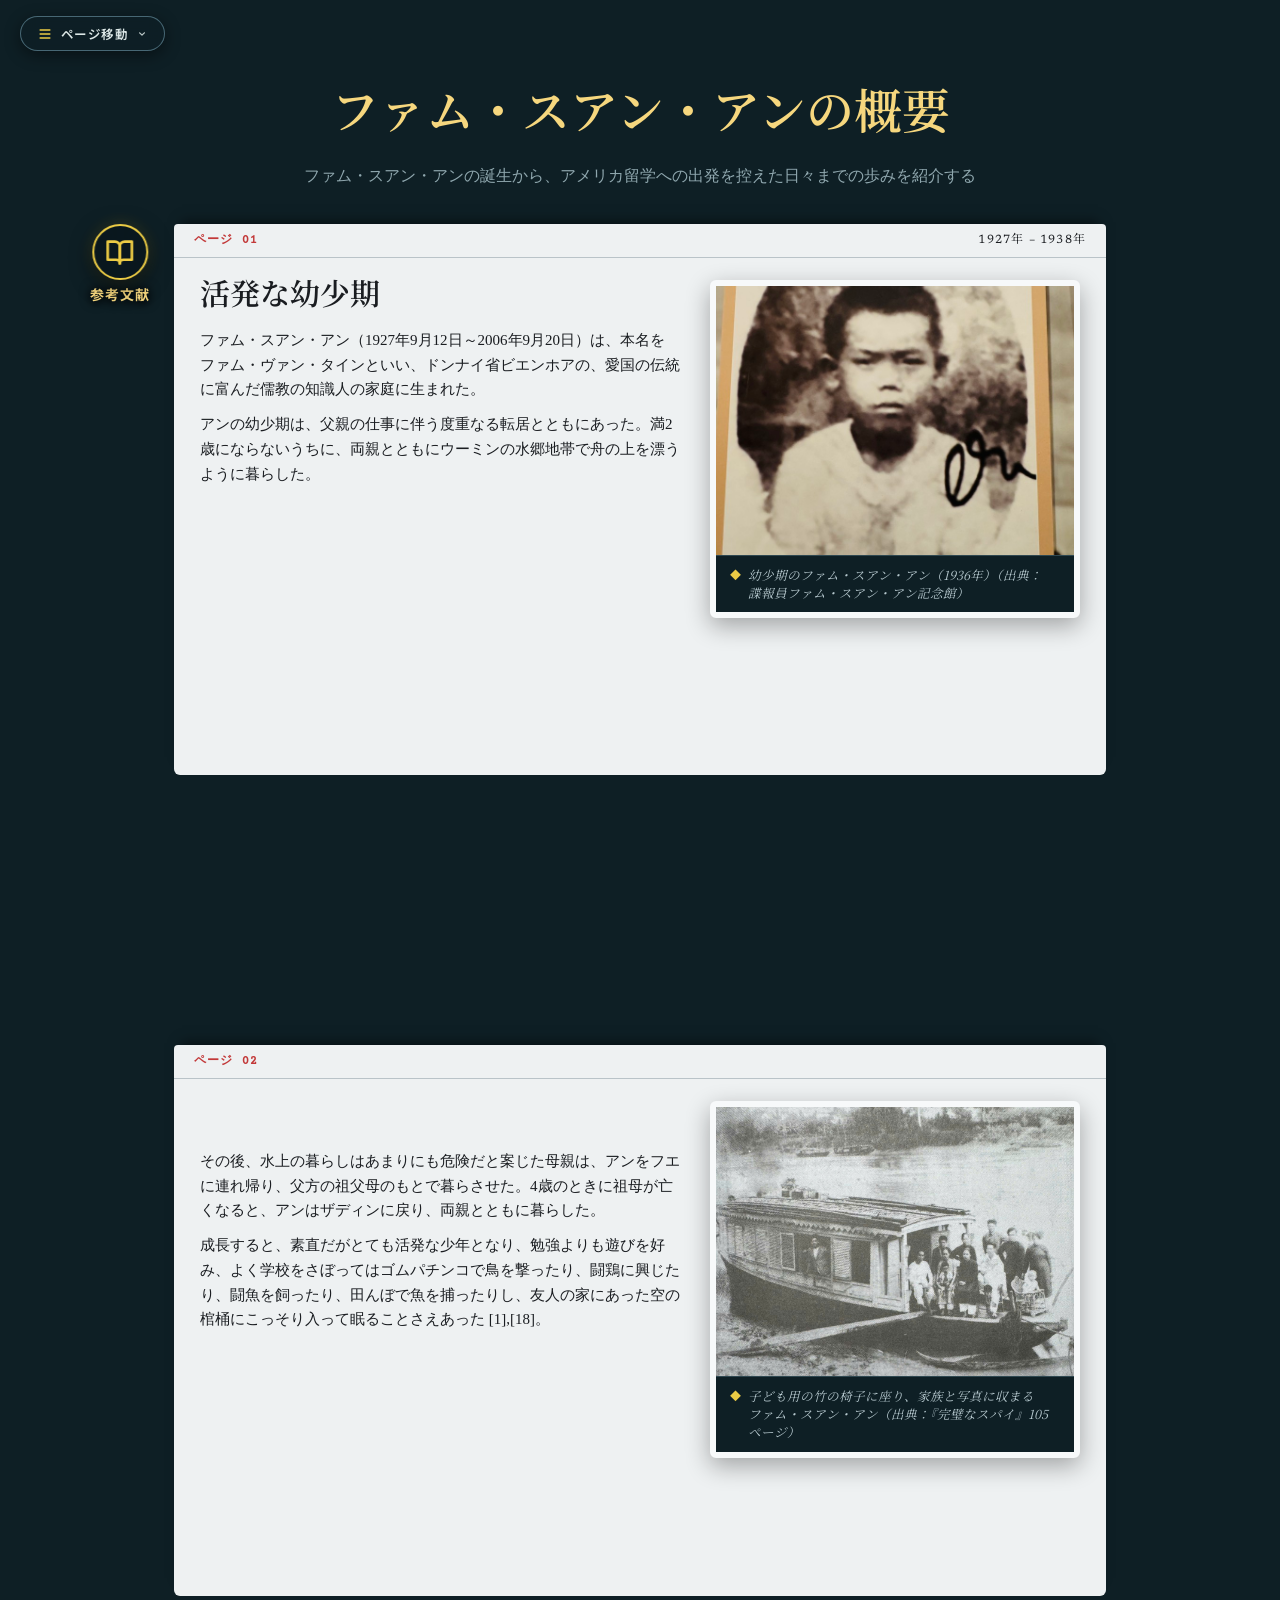
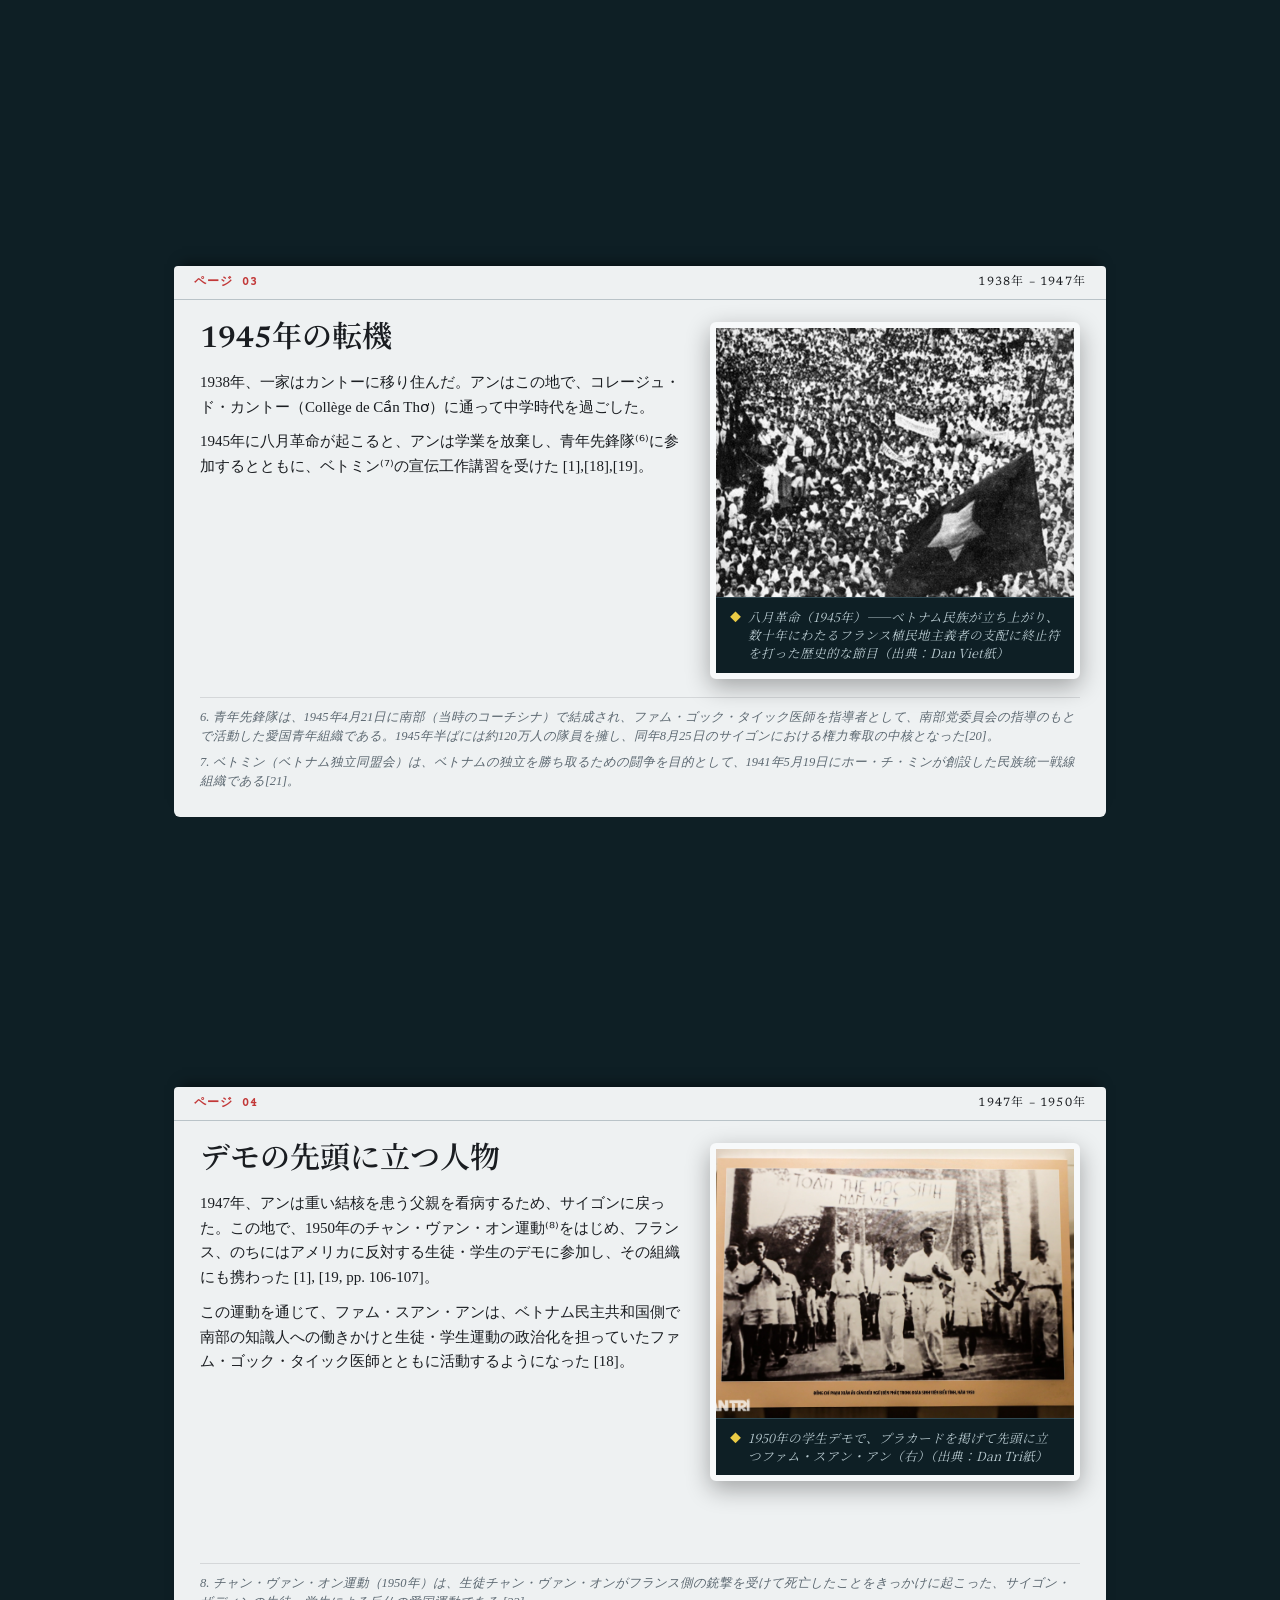
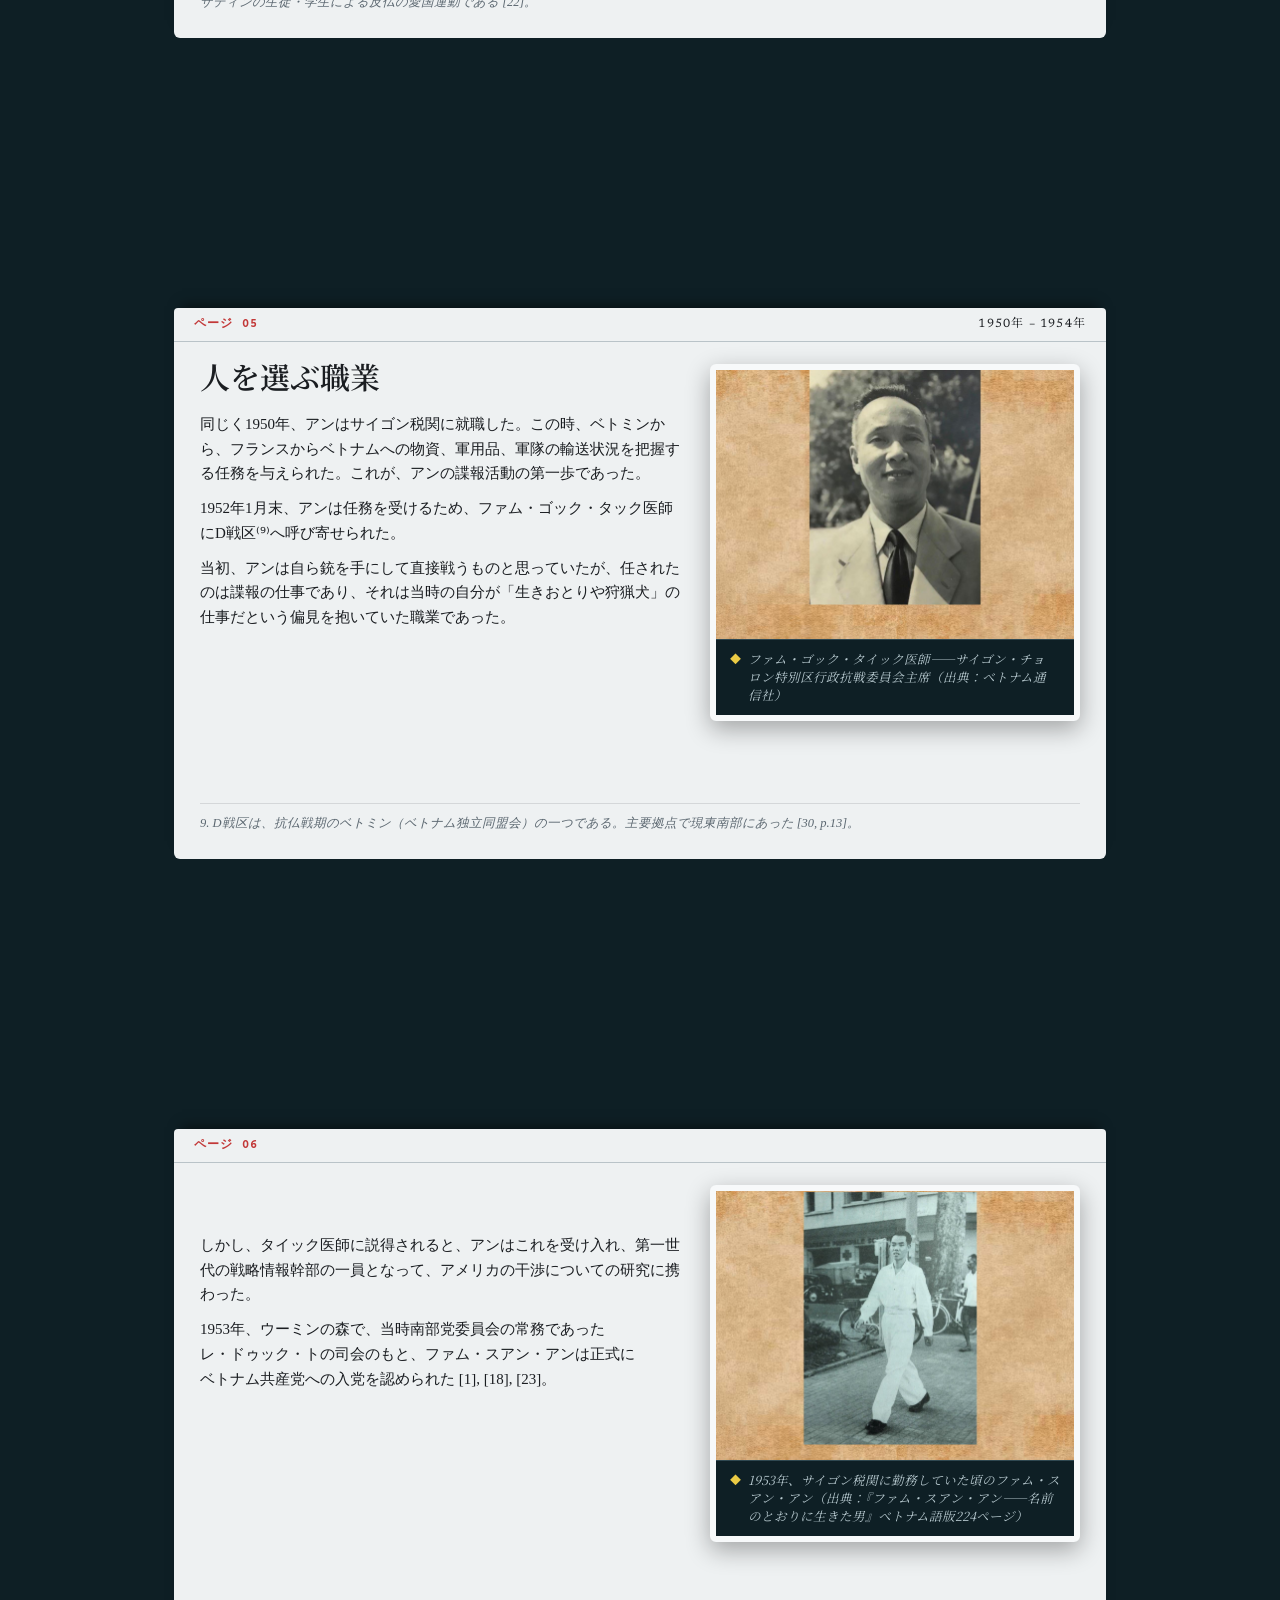
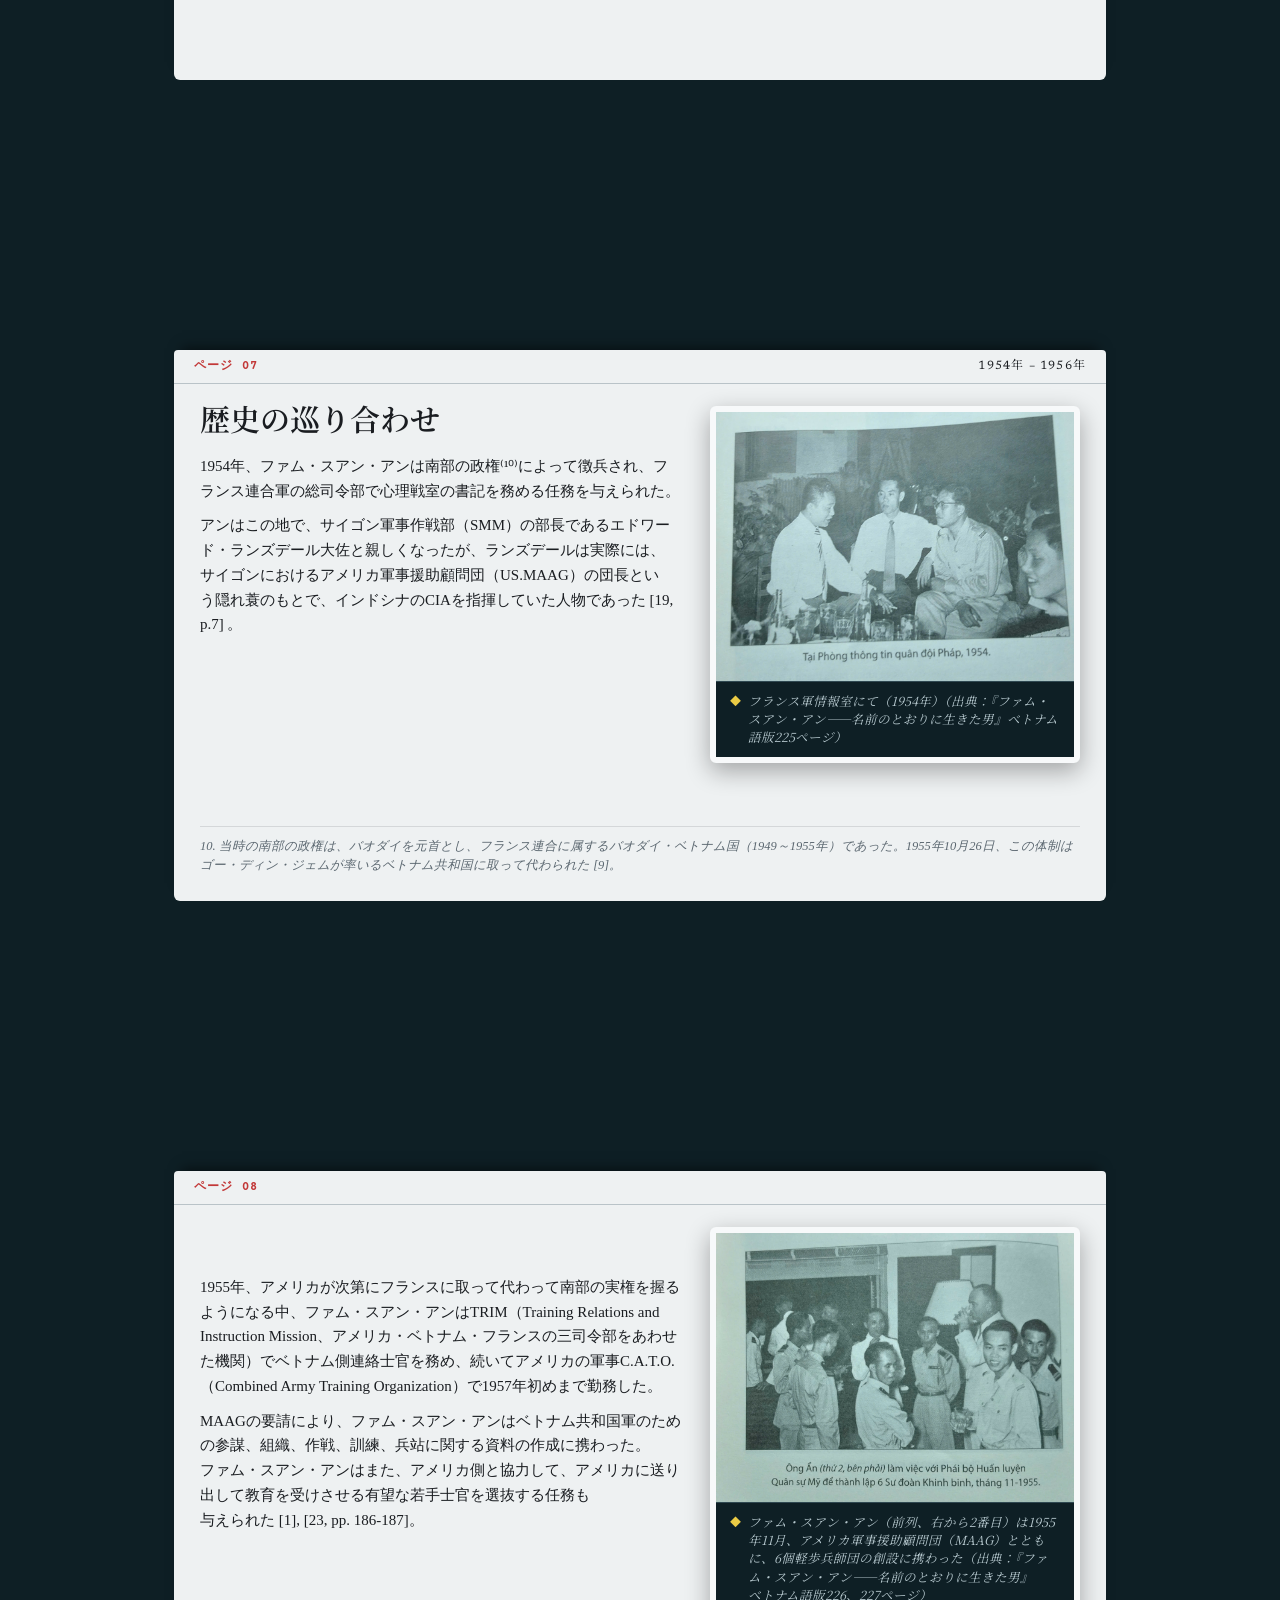
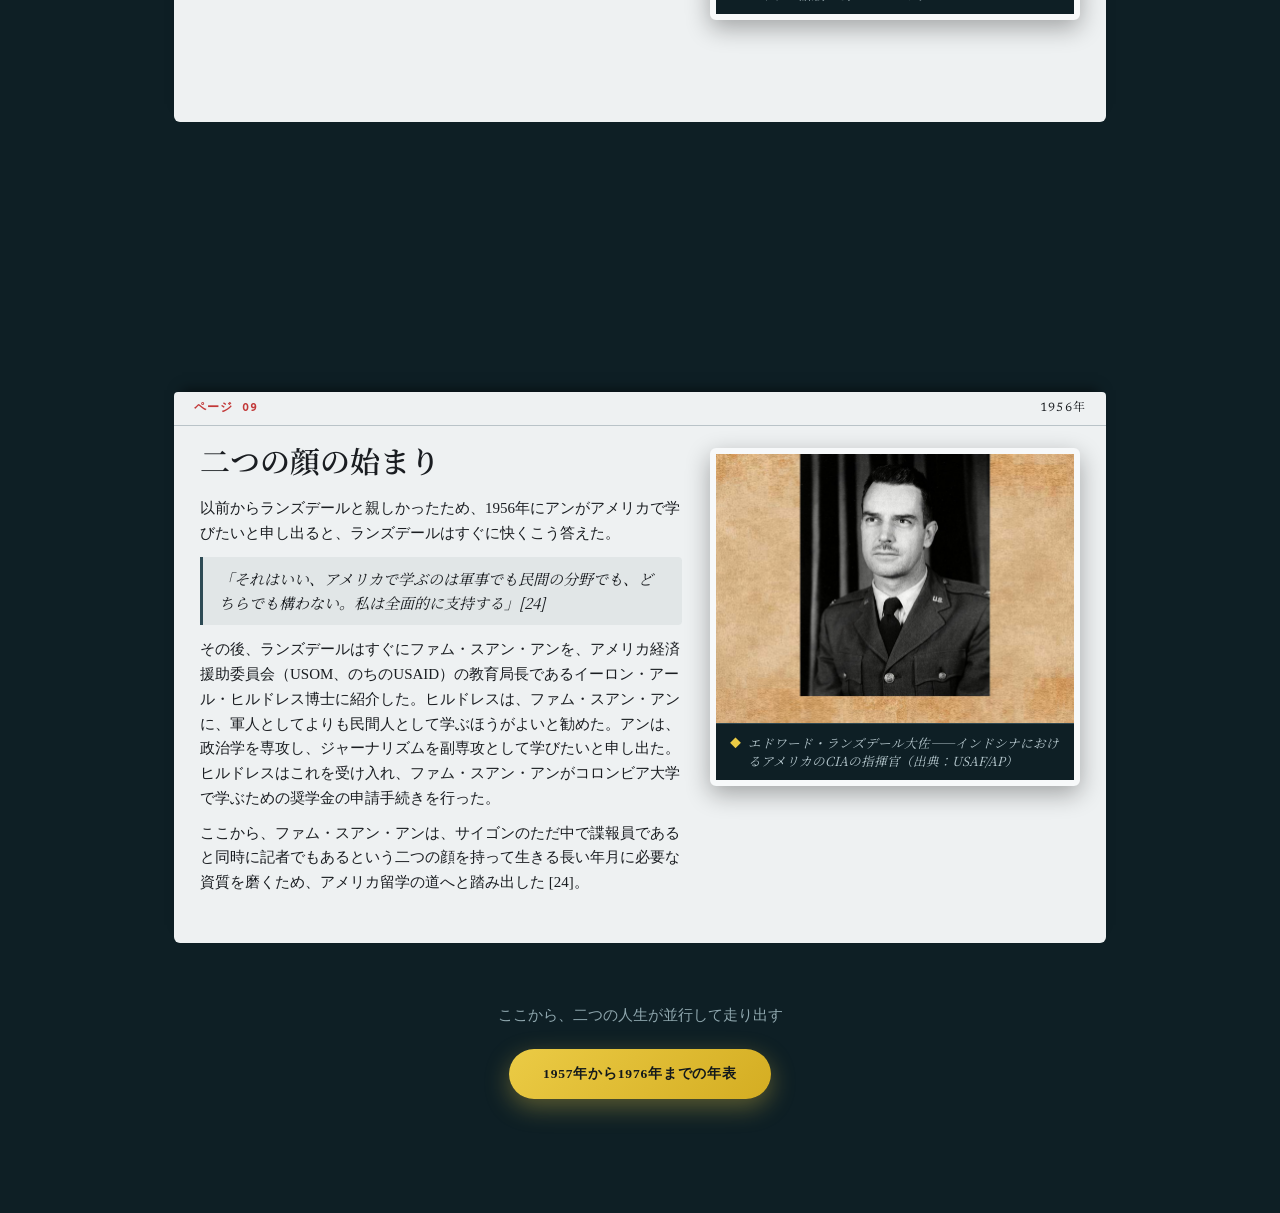
<file: bio.html>
﻿<!DOCTYPE html>
<html lang="ja" class="lang-ja">

<head>
  <meta charset="utf-8">
  <meta name="viewport" content="width=device-width, initial-scale=1, viewport-fit=cover">
  <title>秘密ファイル – 1957年以前のファム・スアン・アン</title>
  <script>
    (function () {
      try {
        localStorage.setItem('pxa_language', 'ja');
        document.documentElement.lang = 'ja';
        document.documentElement.classList.add('lang-ja');
      } catch (e) { }
    })();
  </script>
  <link rel="preconnect" href="https://fonts.googleapis.com">
  <link rel="preconnect" href="https://fonts.gstatic.com" crossorigin>
  <link
    href="https://fonts.googleapis.com/css2?family=Be+Vietnam+Pro:wght@300;400;500;600;700&family=Newsreader:ital,opsz,wght@0,6..72,400;0,6..72,500;0,6..72,600;0,6..72,700;1,6..72,400;1,6..72,500;1,6..72,600&family=Noto+Sans+JP:wght@400;500;700&family=Noto+Serif+JP:wght@500;600;700&family=Courier+Prime:wght@400;700&display=swap"
    rel="stylesheet">
  <link rel="stylesheet" href="css/page-nav.css">
  <link rel="stylesheet" href="css/references.css">
  <style>
    :root {
      --bg: #0e1f25;
      --panel: #16303a;
      --line: #2d4a54;
      --gold: #ebcb45;
      --gold2: #f6d77e;
      --paper: #eef1f2;
      --ink: #1a1d21;
      --red: #c23838;
      --text: #dce7e6;
      --mute: #8fa7ae;
      --acc: #8fc1d4;
      --serif: "Newsreader", "Iowan Old Style", Georgia, "Times New Roman", serif;
      --sans: "Be Vietnam Pro", "Noto Sans JP", system-ui, -apple-system, sans-serif;
      color-scheme: dark;
      box-sizing: border-box;
      padding-top: env(safe-area-inset-top, 0px);
      padding-bottom: env(safe-area-inset-bottom, 0px);
    }

    * {
      box-sizing: border-box
    }

    body {
      margin: 0;
      background: var(--bg);
      color: var(--text);
      font-family: var(--sans);
      line-height: 1.6;
      -webkit-font-smoothing: antialiased
    }

    .mono {
      font-family: 'Courier Prime', 'Courier New', monospace
    }

    header {
      text-align: center;
      padding: 70px 5vw 36px
    }

    header small {
      color: var(--gold);
      letter-spacing: .2em;
      font-size: 12px;
      font-weight: 600
    }

    header h1 {
      font-family: var(--serif);
      margin: 10px 0 6px;
      font-size: clamp(30px, 5vw, 48px);
      color: var(--gold2);
      font-weight: 600
    }

    header p {
      margin: 0 auto;
      max-width: none;
      color: var(--mute);
    }

    @media (max-width: 800px) {
      header p {
        white-space: normal;
        max-width: 90vw
      }
    }

    .dossier {
      max-width: 1060px;
      margin: 0 auto;
      padding: 0 5vw 0;
      /* Giữ margin của page cuối bên trong dossier để page cuối kịp dính lên che page trước */
      display: flow-root
    }

    .page {
      position: sticky;
      top: calc(env(safe-area-inset-top, 0px) + 12px + min(var(--i), 3)*34px);
      margin-bottom: 30vh;
      background: var(--paper);
      color: var(--ink);
      border-radius: 4px 4px 6px 6px;
      /* Chỉ đổ bóng lên trên để tách các tab chồng nhau, không loang ra hai bên và đáy */
      box-shadow: 0 -10px 12px -8px rgba(0, 0, 0, .55);
      padding-bottom: 26px;
      min-height: 480px;
      display: flex;
      flex-direction: column;
    }

    .page:last-child {
      margin-bottom: 30vh;
    }

    .tab {
      display: flex;
      justify-content: space-between;
      align-items: center;
      height: 34px;
      padding: 0 20px;
      border-bottom: 1px solid #b9c3c8;
      font-size: 12px;
      letter-spacing: .1em;
      flex-shrink: 0;
    }

    .tab b {
      color: var(--red)
    }

    .body {
      display: grid;
      grid-template-columns: 1.3fr 1fr;
      gap: 28px;
      padding: 22px 26px 0;
      flex: 1;
      align-items: start;
    }

    .body h2 {
      font-family: var(--serif);
      margin: 0 0 10px;
      font-size: clamp(22px, 3vw, 30px);
      line-height: 1.25;
      color: var(--ink);
      font-weight: 600;
      min-height: 1.25em;
    }

    .body p {
      margin: 0 0 10px;
      font-size: 15px;
      line-height: 1.65
    }

    .body blockquote {
      margin: 12px 0;
      padding: 10px 16px;
      background: rgba(22, 48, 58, 0.06);
      border-left: 3px solid var(--line);
      font-family: var(--serif);
      font-style: italic;
      color: #1a1d21;
      font-size: 15px;
      line-height: 1.6;
      border-radius: 0 4px 4px 0;
    }

    .red {
      color: inherit;
      background: transparent;
      font-weight: inherit;
      padding: 0;
      transition: none
    }

    .page.on .red {
      background: transparent;
      color: inherit;
      font-weight: inherit
    }

    .pin {
      position: relative;
      align-self: start;
      margin: 0;
      background: #142830;
      border: 6px solid #f7f9fa;
      border-radius: 6px;
      box-shadow: 0 8px 24px rgba(0, 0, 0, .32);
      overflow: hidden;
      display: flex;
      flex-direction: column;
      transform: rotate(2.5deg);
      transition: transform .8s cubic-bezier(0.16, 1, 0.3, 1), box-shadow .3s ease;
      font-family: var(--sans);
      width: 100%;
      max-width: 380px;
    }

    .page:nth-child(even) .pin {
      transform: rotate(-2.5deg)
    }

    .page.on .pin {
      transform: rotate(0)
    }

    .pin:hover {
      box-shadow: 0 12px 32px rgba(0, 0, 0, .42)
    }


    .pin-media {
      position: relative;
      width: 100%;
      aspect-ratio: 4/3;
      background: repeating-linear-gradient(135deg, rgba(22, 48, 58, 0.7) 0 14px, #0e1f25 14px 28px);
      overflow: hidden;
      display: flex;
      align-items: center;
      justify-content: center
    }

    .pin-img {
      width: 100%;
      height: 100%;
      object-fit: cover;
      display: block;
      transition: transform .4s ease, filter .3s ease
    }

    .pin:hover .pin-img {
      transform: scale(1.025);
      filter: brightness(1.04)
    }

    .pin-placeholder {
      width: 100%;
      height: 100%;
      display: grid;
      place-items: center;
      text-align: center;
      font-size: 12.5px;
      color: #8fa7ae;
      padding: 16px;
      line-height: 1.5;
      font-family: var(--sans)
    }

    .stamp {
      position: absolute;
      top: 10px;
      right: 10px;
      z-index: 8;
      border: 2px solid var(--red);
      color: var(--red);
      padding: 3px 9px;
      font-weight: 700;
      font-size: 11px;
      letter-spacing: .14em;
      transform: rotate(-6deg);
      border-radius: 3px;
      background: rgba(238, 241, 242, .96);
      box-shadow: 0 2px 8px rgba(0, 0, 0, .25);
      user-select: none;
      pointer-events: none;
      white-space: nowrap
    }

    /* Chú thích dưới ảnh đồng bộ chuẩn timeline */
    .pin-caption {
      padding: 10px 14px;
      font-size: 12.5px;
      line-height: 1.45;
      font-style: italic;
      color: #b5c7cd;
      background: rgba(14, 31, 37, 0.96);
      border-top: 1px solid rgba(143, 193, 212, 0.25);
      font-family: var(--serif);
      text-align: left;
      display: flex;
      align-items: flex-start;
      gap: 7px;
      min-height: 54px;
      box-sizing: border-box;
    }

    .pin-caption-icon {
      color: var(--gold);
      font-style: normal;
      font-size: 11px;
      line-height: 1.45;
      flex-shrink: 0;
      margin-top: 1px
    }

    .pin-caption-text {
      flex: 1
    }

    /* Chừa khoảng giữa ảnh và vạch phân cách footnote */
    .body:has(+ .page-footnote) {
      padding-bottom: 18px;
    }

    /* Chú thích footnote ở đáy trang */
    .page-footnote {
      margin: auto 26px 0;
      padding-top: 10px;
      border-top: 1px solid rgba(26, 29, 33, 0.12);
      font-size: 12.5px;
      line-height: 1.55;
      font-style: italic;
      color: #5b6770;
      font-family: var(--sans);
      display: flex;
      flex-direction: column;
      gap: 6px;
    }

    .next {
      /* Kéo nút lên sát page cuối như cũ (bù phần 30vh margin của page cuối) */
      margin-top: calc(50px - 30vh);
      text-align: center;
      padding: 10px 5vw 90px
    }

    .next .yr {
      font-size: clamp(42px, 9vw, 84px);
      font-family: var(--serif);
      color: var(--gold2);
      font-weight: 700
    }

    .next p {
      color: var(--mute);
      margin: 0;
      font-size: 15px
    }

    .next a {
      display: inline-block;
      margin-top: 22px;
      padding: 14px 34px;
      background: linear-gradient(135deg, #ebcb45 0%, #d4ad22 100%);
      color: #12181b;
      text-decoration: none;
      font-weight: 600;
      font-size: 13.5px;
      letter-spacing: .06em;
      border-radius: 999px;
      transition: all .25s ease;
      box-shadow: 0 8px 25px rgba(235, 203, 69, .35);
      font-family: var(--sans)
    }

    .next a:hover {
      transform: translateY(-2px);
      box-shadow: 0 12px 32px rgba(235, 203, 69, .55);
      filter: brightness(1.06)
    }


    /* Bộ chuyển đổi ngôn ngữ Việt - Nhật đồng bộ */
    .lang-switcher {
      position: fixed;
      top: 16px;
      right: 20px;
      z-index: 120;
      display: inline-flex;
      align-items: center;
      gap: 3px;
      padding: 4px 6px;
      background: rgba(14, 31, 37, 0.9);
      border: 1.5px solid rgba(143, 193, 212, 0.35);
      border-radius: 999px;
      backdrop-filter: blur(8px);
      -webkit-backdrop-filter: blur(8px);
      box-shadow: 0 4px 16px rgba(0, 0, 0, .4);
      transition: border-color .2s, transform .2s
    }

    .lang-switcher:hover {
      border-color: var(--gold);
      transform: translateY(-1px)
    }

    .lang-btn {
      background: transparent;
      border: 0;
      color: var(--mute);
      font-family: var(--sans);
      font-size: 12px;
      font-weight: 600;
      padding: 5px 12px;
      border-radius: 999px;
      cursor: pointer;
      letter-spacing: .03em;
      transition: all .2s ease
    }

    .lang-btn:hover {
      color: #fff
    }

    .lang-btn.active {
      background: linear-gradient(135deg, #ebcb45 0%, #d4ad22 100%);
      color: #12181b;
      box-shadow: 0 2px 8px rgba(235, 203, 69, .35)
    }

    .lang-divider {
      color: rgba(255, 255, 255, 0.2);
      font-size: 11px;
      user-select: none
    }

    @media(max-width:640px) {
      .page {
        min-height: auto;
      }

      .body {
        grid-template-columns: 1fr;
        padding: 18px 16px 0
      }

      .pin {
        max-width: 320px;
        margin: 14px auto 0
      }

      .body p {
        font-size: 14px
      }

      .stamp {
        top: 8px;
        right: 8px;
        font-size: 10.5px;
        padding: 2px 8px
      }

      .page-footnote {
        margin: 14px 16px 0;
        font-size: 11.5px;
      }
    }

    /* Định dạng typography tiếng Nhật */
    html[lang=ja] body,
    html[lang=ja] .body p,
    html[lang=ja] .page-footnote,
    html[lang=ja] .next p,
    html[lang=ja] .next a {
      font-family: var(--sans-jp);
      text-wrap: pretty;
      line-break: strict;
      word-break: normal;
      overflow-wrap: break-word;
    }

    /* Tiêu đề và số năm dùng Newsreader */
    html[lang=ja] header h1,
    html[lang=ja] .body h2,
    html[lang=ja] .tab span,
    html[lang=ja] .yr,
    html[lang=ja] .year {
      font-family: "Newsreader", "Noto Serif JP", serif;
      text-wrap: normal;
      line-break: strict;
      word-break: normal;
    }

    /* Trích dẫn các thứ dùng Noto Serif JP */
    html[lang=ja] .body blockquote,
    html[lang=ja] .pin-caption,
    html[lang=ja] q,
    html[lang=ja] cite {
      font-family: "Noto Serif JP", "Newsreader", serif;
      text-wrap: pretty;
      line-break: strict;
      word-break: normal;
    }

    /* Riêng cho trang Tiểu sử (bio.html): Kéo nút 参考文献 lại gần cạnh thẻ tab như layout timeline 1957-1976 */
    #bioPageRefBtn {
      position: fixed;
      left: max(20px, calc(50% - 530px + 5vw - 58px));
      top: 260px;
      z-index: 95;
    }
  </style>
</head>

<body>

  <!-- Bộ điều hướng chuyển trang dạng dropdown (ở góc trên bên trái) -->
  <nav class="page-nav-dropdown" id="pageNavDropdown" aria-label="Điều hướng các trang">
    <button type="button" class="page-nav-btn" id="pageNavBtn" aria-expanded="false" aria-haspopup="true"
      title="Chuyển đến trang khác">
      <svg class="page-nav-icon" viewBox="0 0 20 20" fill="currentColor" width="16" height="16" aria-hidden="true">
        <path fill-rule="evenodd"
          d="M3 5a1 1 0 011-1h12a1 1 0 110 2H4a1 1 0 01-1-1zm0 5a1 1 0 011-1h12a1 1 0 110 2H4a1 1 0 01-1-1zm0 5a1 1 0 011-1h12a1 1 0 110 2H4a1 1 0 01-1-1z"
          clip-rule="evenodd"></path>
      </svg>
      <span class="page-nav-label" id="pageNavLabel">ページ移動</span>
      <svg class="page-nav-arrow" viewBox="0 0 20 20" fill="currentColor" width="12" height="12" aria-hidden="true">
        <path fill-rule="evenodd"
          d="M5.293 7.293a1 1 0 011.414 0L10 10.586l3.293-3.293a1 1 0 111.414 1.414l-4 4a1 1 0 01-1.414 0l-4-4a1 1 0 010-1.414z"
          clip-rule="evenodd"></path>
      </svg>
    </button>
    <div class="page-nav-menu" id="pageNavMenu" role="menu">
      <div class="page-nav-header">
        <span class="page-nav-header-title" id="pageNavHeaderTitle">ページ一覧</span>
      </div>
      <a href="index.html" class="page-nav-item" data-page="intro" role="menuitem">
        <span class="page-nav-item-icon">📖</span>
        <span class="page-nav-item-text" data-vi="1. Giới thiệu đề tài" data-ja="1. テーマの紹介">1. テーマの紹介</span>
        <span class="page-nav-curr-tag" data-vi="Đang xem" data-ja="表示中">表示中</span>
      </a>
      <a href="context.html" class="page-nav-item" data-page="context" role="menuitem">
        <span class="page-nav-item-icon">⏳</span>
        <span class="page-nav-item-text" data-vi="2. Bối cảnh lịch sử" data-ja="2. 歴史的背景">2. 歴史的背景</span>
        <span class="page-nav-curr-tag" data-vi="Đang xem" data-ja="表示中">表示中</span>
      </a>
      <a href="bio.html" class="page-nav-item active" data-page="bio" role="menuitem">
        <span class="page-nav-item-icon">👤</span>
        <span class="page-nav-item-text" data-vi="3. Tiểu sử (Trước 1957)" data-ja="3. 経歴（1957年以前）">3. 経歴（1957年以前）</span>
        <span class="page-nav-curr-tag" data-vi="Đang xem" data-ja="表示中">表示中</span>
      </a>
      <a href="timeline.html" class="page-nav-item" data-page="timeline" role="menuitem">
        <span class="page-nav-item-icon">⏱️</span>
        <span class="page-nav-item-text" data-vi="4. Dòng thời gian (1957–1976)" data-ja="4. 年表（1957～1976年）">4. 年表（1957～1976年）</span>
        <span class="page-nav-curr-tag" data-vi="Đang xem" data-ja="表示中">表示中</span>
      </a>
      <a href="postwar.html" class="page-nav-item" data-page="postwar" role="menuitem">
        <span class="page-nav-item-icon">🕊️</span>
        <span class="page-nav-item-text" data-vi="5. Phòng lưu niệm Phạm Xuân Ẩn" data-ja="5. 諜報員ファム・スアン・アン記念館">5. 諜報員ファム・スアン・アン記念館</span>
        <span class="page-nav-curr-tag" data-vi="Đang xem" data-ja="表示中">表示中</span>
      </a>
    </div>
  </nav>

  <!-- Nút Nguồn nổi duy nhất kéo theo dọc trang Tiểu sử Phạm Xuân Ẩn -->
  <button type="button" class="ref-trigger-btn page-floating-ref-btn" id="bioPageRefBtn" aria-label="参考文献" title="参考文献一覧を見る">
    <div class="ref-btn-icon-circle">
      <svg viewBox="0 0 24 24" fill="none" stroke="currentColor" stroke-width="2.2" stroke-linecap="round" stroke-linejoin="round" aria-hidden="true">
        <path d="M2 3h6a4 4 0 0 1 4 4v14a3 3 0 0 0-3-3H2z"></path>
        <path d="M22 3h-6a4 4 0 0 0-4 4v14a3 3 0 0 1 3-3h7z"></path>
      </svg>
    </div>
    <span class="ref-btn-label">参考文献</span>
  </button>

  <!-- Bộ chọn đa ngôn ngữ nổi đã được gỡ bỏ -->

  <header>
    <small class="mono" id="hdrBadge"></small>
    <h1 id="hdrTitle">ファム・スアン・アンの概要</h1>
    <p id="hdrDesc">ファム・スアン・アンの誕生から、アメリカ留学への出発を控えた日々までの歩みを紹介する</p>
  </header>

  <main class="dossier" id="dossierContainer"></main>

  <section class="next">
    <p class="mono" id="nextSubtitle"></p>
    <div class="yr"></div>
    <p id="nextDesc">ここから、二つの人生が並行して走り出す</p>
    <a href="timeline.html" id="nextBtn">1957年から1976年までの年表</a>
  </section>

  <!-- Nạp bộ quản lý đa ngôn ngữ -->
  <script src="js/lang.js"></script>

  <script>
    const DOSSIER_DATA = {
      vi: {
        meta: {
          pageTitle: 'Khái quát Phạm Xuân Ẩn – Đến 1957',
          backBtn: '‹ Bối cảnh lịch sử',
          backTitle: 'Xem lại Bối cảnh lịch sử',
          hdrBadge: '',
          hdrTitle: 'Khái quát Phạm Xuân Ẩn',
          hdrDesc: 'Khái quát cuộc đời Phạm Xuân Ẩn từ khi sinh ra cho đến những ngày ông chuẩn bị lên đường du học Mỹ',
          nextSubtitle: '',
          nextDesc: 'Từ đây, hai cuộc đời chạy song song',
          nextBtn: 'Dòng thời gian từ năm 1957 đến năm 1976'
        },
        pages: [
          {
            tabLabel: 'TRANG 01',
            period: '1927 – 1938',
            stamp: 'HỒ SƠ MẬT',
            title: 'Tuổi thơ hiếu động',
            paragraphs: [
              'Phạm Xuân Ẩn (12/9/1927 - 20/9/2006) tên thật là Phạm Văn Thành, sinh ra tại Biên Hòa, Đồng Nai, trong một gia đình trí thức, Nho học, giàu truyền thống yêu nước.',
              'Tuổi thơ của Ẩn gắn với những lần chuyển chỗ ở liên tục theo công việc của người cha. Khi chưa tròn 2 tuổi, ông theo cha mẹ sống lênh đênh trên thuyền ở vùng sông nước U Minh.'
            ],
            img: 'assets/images/KhaiQuatPXATruocNam1957/KQPXA_PXAVaoNam1936.jpg',
            caption: 'Phạm Xuân Ẩn lúc nhỏ - Năm 1936 (Nguồn: Nhà tưởng niệm nhà tình báo Phạm Xuân Ẩn)',
            placeholder: '[Ảnh: tuổi thơ<br>hoặc vùng U Minh]',
            pin: '[Ảnh: tuổi thơ<br>hoặc vùng U Minh]'
          },
          {
            tabLabel: 'TRANG 02',
            period: '',
            stamp: 'HỒ SƠ MẬT',
            title: '',
            paragraphs: [
              'Sau đó, vì lo cuộc sống sông nước quá nguy hiểm, mẹ đưa ông về Huế sống với ông bà nội. Đến năm 4 tuổi, khi bà nội mất, ông trở về Gia Định sống cùng cha mẹ.',
              'Lớn lên, ông là cậu bé ngoan nhưng rất hiếu động, ham chơi hơn ham học, hay trốn học đi bắn chim bằng súng cao su, chọi gà, nuôi cá chọi, bắt cá dưới ruộng, thậm chí còn lẻn ngủ trong quan tài trống nhà người bạn.'
            ],
            img: 'assets/images/KhaiQuatPXATruocNam1957/KQPXA_PXANgoiGheTre.jpg',
            caption: 'Phạm Xuân Ẩn ngồi trên ghế tre dành cho trẻ em chụp ảnh cùng gia đình (Nguồn: Điệp viên hoàn hảo - Trang 105)',
            placeholder: '[Phạm Xuân Ẩn ngồi trên ghế tre dành cho trẻ em chụp ảnh cùng gia đình (Nguồn: Điệp viên hoàn hảo - Trang 105)]',
            pin: '[Phạm Xuân Ẩn ngồi trên ghế tre dành cho trẻ em chụp ảnh cùng gia đình (Nguồn: Điệp viên hoàn hảo - Trang 105)]'
          },
          {
            tabLabel: 'TRANG 03',
            period: '1938 – 1947',
            stamp: 'HỒ SƠ MẬT',
            title: 'Bước ngoặt năm 1945',
            paragraphs: [
              'Đến năm 1938, gia đình ông chuyển về Cần Thơ. Tại đây ông trải qua những năm học trung học ở trường Collège de Cần Thơ.',
              'Đến năm 1945, khi Cách mạng Tháng Tám nổ ra, ông bỏ học, tham gia tổ chức Thanh niên Tiền Phong⁽¹⁾ và học lớp công tác tuyên truyền của Việt Minh⁽²⁾.'
            ],
            footnote: '1. Thanh niên Tiền Phong: Tổ chức thanh niên yêu nước được thành lập ngày 21/4/1945 tại miền Nam (khi đó là Nam Kỳ), do bác sĩ Phạm Ngọc Thạch đứng đầu và hoạt động dưới sự lãnh đạo của Xứ ủy Nam Kỳ. Đến giữa năm 1945, tổ chức có khoảng 1,2 triệu đoàn viên và là lực lượng nòng cốt trong cuộc giành chính quyền ở Sài Gòn ngày 25/8/1945.<br>2. Việt Minh, hay Việt Nam Độc lập Đồng minh, là tổ chức mặt trận dân tộc do Hồ Chí Minh sáng lập ngày 19/5/1941, nhằm đấu tranh giành độc lập cho Việt Nam.',
            img: 'assets/images/KhaiQuatPXATruocNam1957/KQPXA_CachMangThangTam.webp',
            caption: 'Cách mạng Tháng Tám (1945) - Cột mốc dân tộc Việt Nam đứng lên chấm dứt nhiều thập kỷ cai trị của thực dân Pháp (Nguồn: Báo Dân Việt)',
            placeholder: '[Ảnh: Cách mạng Tháng Tám 1945]',
            pin: '[Ảnh: Cách mạng Tháng Tám 1945]'
          },
          {
            tabLabel: 'TRANG 04',
            period: '1947 – 1950',
            stamp: 'HỒ SƠ MẬT',
            title: 'Người dẫn đầu cuộc biểu tình',
            paragraphs: [
              'Năm 1947, ông trở về Sài Gòn chăm sóc người cha đang bị bệnh lao nặng. Tại đây, ông tham gia và tổ chức các cuộc biểu tình của học sinh, sinh viên nhằm phản đối người Pháp và sau này là người Mỹ, tiêu biểu là phong trào Trần Văn Ơn năm 1950⁽³⁾.',
              'Qua phong trào trên, Phạm Xuân Ẩn bắt đầu làm việc với bác sĩ Phạm Ngọc Thạch, người phụ trách công tác vận động trí thức và chính trị hóa phong trào học sinh sinh viên ở Nam Kỳ của phía Việt Nam Dân chủ Cộng hòa.'
            ],
            footnote: '3. Phong trào Trần Văn Ơn (1950) là phong trào yêu nước của học sinh, sinh viên Sài Gòn – Gia Định chống Pháp, nổ ra sau khi học sinh Trần Văn Ơn bị Pháp bắn chết.',
            img: 'assets/images/KhaiQuatPXATruocNam1957/KQPXA_PXADiBieuTinh.webp',
            caption: 'Phạm Xuân Ẩn cầm biểu ngữ (bên phải) dẫn đầu trong đoàn sinh viên biểu tình năm 1950 (Nguồn: Báo Dân Trí)',
            placeholder: '[Ảnh: Đoàn sinh viên biểu tình 1950]',
            pin: '[Ảnh: Đoàn sinh viên biểu tình 1950]'
          },
          {
            tabLabel: 'TRANG 05',
            period: '1950 – 1954',
            stamp: 'HỒ SƠ MẬT',
            title: 'Nghề chọn người',
            paragraphs: [
              'Cũng trong năm 1950, ông vào làm ở Sở Thuế quan Sài Gòn. Lúc này, ông được Việt Minh giao nhiệm vụ nắm tình hình vận chuyển hàng hóa, khí tài và quân đội từ Pháp sang Việt Nam. Đây là những bước đầu trong hoạt động tình báo của ông.',
              'Lúc đầu ông tưởng mình sẽ được cầm súng trực tiếp chiến đấu, nhưng lại được giao làm tình báo, một nghề mà khi đó ông mang định kiến là công việc của lũ “chim mồi chó săn”.'
            ],
            img: 'assets/images/KhaiQuatPXATruocNam1957/KQPXA_BacSiPNT.jpg',
            caption: 'Bác sĩ Phạm Ngọc Thạch - Chủ tịch Ủy ban Kháng chiến Hành chính Đặc khu Sài Gòn-Chợ Lớn (Nguồn: TTXVN)',
            placeholder: '[Ảnh: Bác sĩ Phạm Ngọc Thạch]',
            pin: '[Ảnh: Bác sĩ Phạm Ngọc Thạch]'
          },
          {
            tabLabel: 'TRANG 06',
            period: '',
            stamp: 'HỒ SƠ MẬT',
            title: '',
            paragraphs: [
              'Nhưng sau khi được bác sĩ Thạch thuyết phục, ông đã nhận lời và bước vào hàng ngũ cán bộ tình báo chiến lược lứa đầu tiên, nghiên cứu về sự can thiệp của Mỹ.',
              'Năm 1953, trong rừng U Minh dưới sự chủ trì của Lê Đức Thọ lúc đó là thường trực Xứ ủy Nam Bộ, Phạm Xuân Ẩn chính thức được kết nạp vào Đảng Cộng sản Việt Nam.'
            ],
            img: 'assets/images/KhaiQuatPXATruocNam1957/KQPXA_PXALucLamOSoThueQuan.jpg',
            caption: 'Phạm Xuân Ẩn khi đang làm việc cho Sở Thuế quan Sài Gòn vào năm 1953 (Nguồn: Phạm Xuân Ẩn: Tên người như cuộc đời - Trang 224)',
            placeholder: '[Ảnh: Phạm Xuân Ẩn 1953]',
            pin: '[Ảnh: Phạm Xuân Ẩn 1953]'
          },
          {
            tabLabel: 'TRANG 07',
            period: '1954 – 1956',
            stamp: 'HỒ SƠ MẬT',
            title: 'Cơ duyên lịch sử',
            paragraphs: [
              'Năm 1954, Phạm Xuân Ẩn bị chính quyền ở miền Nam⁽⁴⁾ gọi đi nhập ngũ và được giao nhiệm vụ làm bí thư Phòng Chiến tranh tâm lý trong bộ tổng hành dinh quân đội Liên hiệp Pháp.',
              'Tại đây, ông kết thân với Đại tá Edward Lansdale, Trưởng Phái bộ Quân sự Sài Gòn (SMM), thực chất là chỉ huy CIA ở Đông Dương dưới vỏ bọc trưởng Phái đoàn Viện trợ Quân sự Mỹ (US.MAAG) tại Sài Gòn.'
            ],
            footnote: '4. Chính quyền ở miền Nam lúc này là Quốc gia Việt Nam (1949–1955) do Bảo Đại đứng đầu, thuộc khối Liên hiệp Pháp. Ngày 26/10/1955, chế độ này bị thay bằng Việt Nam Cộng hòa do Ngô Đình Diệm đứng đầu.',
            img: 'assets/images/KhaiQuatPXATruocNam1957/KQPXA_1954QuanDoiPhap.jpg',
            caption: 'Tại phòng thông tin quân đội Pháp (1954) (Nguồn: Phạm Xuân Ẩn: Tên người như cuộc đời - Trang 225)',
            placeholder: '[Ảnh: Tại phòng thông tin quân đội Pháp]',
            pin: '[Ảnh: Tại phòng thông tin quân đội Pháp]'
          },
          {
            tabLabel: 'TRANG 08',
            period: '',
            stamp: 'HỒ SƠ MẬT',
            title: '',
            paragraphs: [
              'Năm 1955, Mỹ dần thay Pháp nắm chính quyền ở miền Nam, Phạm Xuân Ẩn làm sĩ quan liên lạc phía Việt Nam trong cơ quan TRIM (Training Relations and Instruction Mission, 3 bộ Tư lệnh nhập lại: Mỹ - Việt - Pháp) và tiếp theo là Phái bộ Huấn luyện Quân sự Mỹ C.A.T.O (Combined Army Training Organization) cho đến đầu năm 1957.',
              'Theo đề nghị của MAAG, Phạm Xuân Ẩn tham gia soạn thảo các tài liệu về tham mưu, tổ chức, tác chiến, huấn luyện, hậu cần cho quân Việt Nam Cộng hòa. Phạm Xuân Ẩn cũng được giao nhiệm vụ hợp tác với Mỹ để chọn lựa những sĩ quan trẻ có triển vọng đưa sang Mỹ đào tạo.'
            ],
            img: 'assets/images/KhaiQuatPXATruocNam1957/KQPXA_PhaiBoQuanSuMy.jpg',
            caption: 'Phạm Xuân Ẩn (hàng trước, người thứ hai từ bên phải sang) làm việc với Phái bộ Huấn luyện Quân sự Mỹ để thành lập 6 Sư đoàn Khinh binh (bộ binh hạng nhẹ), tháng 11 năm 1955 (Nguồn: Phạm Xuân Ẩn: Tên người như cuộc đời - Trang 226, 227)',
            placeholder: '[Ảnh tư liệu trang 08]',
            pin: '[Ảnh tư liệu trang 08]'
          },
          {
            tabLabel: 'TRANG 09',
            period: '1956',
            stamp: 'HỒ SƠ MẬT',
            title: 'Khởi đầu của hai thân phận',
            paragraphs: [
              'Năm 1956, nhờ kết thân với Edward Lansdale từ trước nên khi ông Ẩn ngỏ ý muốn được sang Mỹ học tập, Lansdale vui vẻ đáp ngay:',
              '<blockquote>"Tốt lắm, anh muốn sang Mỹ học về quân sự hay dân sự đều được cả. Tôi hoàn toàn ủng hộ."</blockquote>',
              'Sau đó Lansdale liền giới thiệu Phạm Xuân Ẩn với tiến sĩ Elon E. Hildreth, Trưởng phòng Giáo dục Cơ quan Viện trợ Mỹ (USOM, sau gọi là USAID). Hildreth gợi ý Phạm Xuân Ẩn nên đi học với tư cách là dân sự hơn là quân nhân. Ông Ẩn đề nghị được đi học chính trị học, môn phụ là báo chí. Hildreth chấp nhận và lo thủ tục xin cho Phạm Xuân Ẩn một học bổng để học ở Đại học Columbia.',
              'Từ đây, Phạm Xuân Ẩn bước vào hành trình du học Mỹ để rèn luyện những phẩm chất cần thiết cho những năm tháng dài sống với hai thân phận, vừa là nhà tình báo, vừa là nhà báo giữa lòng Sài Gòn.'
            ],
            img: 'assets/images/KhaiQuatPXATruocNam1957/KQPXA_DaiTaEL.jpg',
            caption: 'Đại tá Edward Lansdale - Chỉ huy cơ quan tình báo CIA của Mỹ ở Đông Dương (Nguồn: USAF/AP)',
            placeholder: '[Ảnh tư liệu trang 09]',
            pin: '[Ảnh tư liệu trang 09]'
          }
        ]
      },
      ja: {
        meta: {
          pageTitle: 'ファム・スアン・アンの概要 – 1957年まで',
          backBtn: '‹ 歴史的背景',
          backTitle: '歴史的背景へ戻る',
          hdrBadge: '',
          hdrTitle: 'ファム・スアン・アンの概要',
          hdrDesc: 'ファム・スアン・アンの誕生から、アメリカ留学への出発を控えた日々までの歩みを紹介する',
          nextSubtitle: '',
          nextDesc: 'ここから、二つの人生が並行して走り出す',
          nextBtn: '1957年から1976年までの年表'
        },
        pages: [
          {
            tabLabel: 'ページ 01',
            period: '1927年 – 1938年',
            stamp: '極秘ファイル',
            title: '活発な幼少期',
            paragraphs: [
              'ファム・スアン・アン（1927年9月12日～2006年9月20日）は、本名をファム・ヴァン・タインといい、ドンナイ省ビエンホアの、愛国の伝統に富んだ儒教の知識人の家庭に生まれた。',
              'アンの幼少期は、父親の仕事に伴う度重なる転居とともにあった。満2歳にならないうちに、両親とともにウーミンの水郷地帯で舟の上を漂うように暮らした。'
            ],
            img: 'assets/images/KhaiQuatPXATruocNam1957/KQPXA_PXAVaoNam1936.jpg',
            caption: '幼少期のファム・スアン・アン（1936年）（出典：<span style="white-space:nowrap">諜報員ファム・スアン・アン記念館）</span>',
            placeholder: '[写真: 幼少期<br>またはウーミン湿地帯]',
            pin: '[写真: 幼少期<br>またはウーミン湿地帯]'
          },
          {
            tabLabel: 'ページ 02',
            period: '',
            stamp: '極秘ファイル',
            title: '',
            paragraphs: [
              'その後、水上の暮らしはあまりにも危険だと案じた母親は、アンをフエに連れ帰り、父方の祖父母のもとで暮らさせた。4歳のときに祖母が亡くなると、アンはザディンに戻り、両親とともに暮らした。',
              '成長すると、素直だがとても活発な少年となり、勉強よりも遊びを好み、よく学校をさぼってはゴムパチンコで鳥を撃ったり、闘鶏に興じたり、闘魚を飼ったり、田んぼで魚を捕ったりし、友人の家にあった空の棺桶にこっそり入って眠ることさえあった [1],[18]。'
            ],
            img: 'assets/images/KhaiQuatPXATruocNam1957/KQPXA_PXANgoiGheTre.jpg',
            caption: '子ども用の竹の椅子に座り、家族と写真に収まるファム・スアン・アン（出典：『完璧なスパイ』105ページ）',
            placeholder: '[子ども用の竹の椅子に座り、家族と写真に収まるファム・スアン・アン（出典：『完璧なスパイ』105ページ）]',
            pin: '[子ども用の竹の椅子に座り、家族と写真に収まるファム・スアン・アン（出典：『完璧なスパイ』105ページ）]'
          },
          {
            tabLabel: 'ページ 03',
            period: '1938年 – 1947年',
            stamp: '極秘ファイル',
            title: '1945年の転機',
            paragraphs: [
              '1938年、一家はカントーに移り住んだ。アンは<span style="white-space:nowrap">この地で、</span>コレージュ・ド・カントー（Collège de Cần Thơ）に<span style="white-space:nowrap">通って</span><span style="white-space:nowrap">中学時代を過ごした。</span>',
              '1945年に八月革命が起こると、アンは学業を放棄し、青年先鋒隊⁽⁶⁾に参加するとともに、ベトミン⁽⁷⁾の宣伝工作講習を受けた [1],[18],[19]。'
            ],
            footnote: '6. 青年先鋒隊は、1945年4月21日に南部（当時のコーチシナ）で結成され、ファム・ゴック・タイック医師を指導者として、南部党委員会の指導のもとで活動した愛国青年組織である。1945年半ばには約120万人の隊員を擁し、同年8月25日のサイゴンにおける権力奪取の中核となった[20]。<br>7. ベトミン（ベトナム独立同盟会）は、ベトナムの独立を勝ち取るための闘争を目的として、1941年5月19日にホー・チ・ミンが創設した民族統一戦線組織である[21]。',
            img: 'assets/images/KhaiQuatPXATruocNam1957/KQPXA_CachMangThangTam.webp',
            caption: '八月革命（1945年）――ベトナム民族が立ち上がり、数十年にわたるフランス植民地主義者の支配に終止符を打った歴史的な節目（出典：Dan Viet紙）',
            placeholder: '[写真: 八月革命 1945年]',
            pin: '[写真: 八月革命 1945年]'
          },
          {
            tabLabel: 'ページ 04',
            period: '1947年 – 1950年',
            stamp: '極秘ファイル',
            title: 'デモの先頭に立つ人物',
            paragraphs: [
              '1947年、アンは重い結核を患う父親を看病するため、サイゴンに戻った。この地で、1950年のチャン・ヴァン・オン運動⁽⁸⁾をはじめ、フランス、のちにはアメリカに反対する生徒・学生のデモに参加し、その組織にも携わった [1], [19, pp. 106-107]。',
              'この運動を通じて、ファム・スアン・アンは、ベトナム民主共和国側で南部の知識人への働きかけと生徒・学生運動の政治化を担っていたファム・ゴック・タイック医師とともに活動するようになった [18]。'
            ],
            footnote: '8. チャン・ヴァン・オン運動（1950年）は、生徒チャン・ヴァン・オンがフランス側の銃撃を受けて死亡したことをきっかけに起こった、サイゴン・ザディンの生徒・学生による反仏の愛国運動である [22]。',
            img: 'assets/images/KhaiQuatPXATruocNam1957/KQPXA_PXADiBieuTinh.webp',
            caption: '1950年の学生デモで、プラカードを掲げて先頭に立つファム・スアン・アン（右）（出典：Dan Tri紙）',
            placeholder: '[写真: 1950年の学生デモ]',
            pin: '[写真: 1950年の学生デモ]'
          },
          {
            tabLabel: 'ページ 05',
            period: '1950年 – 1954年',
            stamp: '極秘ファイル',
            title: '人を選ぶ職業',
            paragraphs: [
              '同じく1950年、アンはサイゴン税関に就職した。この時、ベトミンから、フランスからベトナムへの物資、軍用品、軍隊の輸送状況を把握する任務を与えられた。これが、アンの諜報活動の<span style="white-space:nowrap">第一歩であった。</span>',
              '1952年1月末、アンは任務を受けるため、ファム・ゴック・タック医師にD戦区⁽⁹⁾へ呼び寄せられた。',
              '当初、アンは自ら銃を手にして直接戦うものと思っていたが、任されたのは諜報の仕事であり、それは当時の自分が「生きおとりや<span style="white-space:nowrap">狩猟犬」の</span>仕事だという偏見を抱いていた職業であった。'
            ],
            footnote: '9. D戦区は、抗仏戦期のベトミン（ベトナム独立同盟会）の一つである。主要拠点で現東南部にあった [30, p.13]。',
            img: 'assets/images/KhaiQuatPXATruocNam1957/KQPXA_BacSiPNT.jpg',
            caption: 'ファム・ゴック・タイック医師――サイゴン・チョロン特別区行政抗戦委員会主席（出典：ベトナム通信社）',
            placeholder: '[写真: ファム・ゴック・タイック医師]',
            pin: '[写真: ファム・ゴック・タイック医師]'
          },
          {
            tabLabel: 'ページ 06',
            period: '',
            stamp: '極秘ファイル',
            title: '',
            paragraphs: [
              'しかし、タイック医師に説得されると、アンはこれを受け入れ、第一世代の戦略情報幹部の一員となって、アメリカの干渉についての研究に携わった。',
              '1953年、ウーミンの森で、当時南部党委員会の常務であった<span style="white-space:nowrap">レ・ドゥック・ト</span>の司会のもと、ファム・スアン・アンは正式に<span style="white-space:nowrap">ベトナム共産党</span>への入党を認められた [1], [18], [23]。'
            ],
            img: 'assets/images/KhaiQuatPXATruocNam1957/KQPXA_PXALucLamOSoThueQuan.jpg',
            caption: '1953年、サイゴン税関に勤務していた頃のファム・スアン・アン（出典：『ファム・スアン・アン――名前のとおりに生きた男』ベトナム語版224ページ）',
            placeholder: '[写真: ファム・スアン・アン 1953年]',
            pin: '[写真: ファム・スアン・アン 1953年]'
          },
          {
            tabLabel: 'ページ 07',
            period: '1954年 – 1956年',
            stamp: '極秘ファイル',
            title: '歴史の巡り合わせ',
            paragraphs: [
              '1954年、ファム・スアン・アンは南部の政権⁽¹⁰⁾によって徴兵され、フランス連合軍の総司令部で心理戦室の書記を務める任務を<span style="white-space:nowrap">与えられた。</span>',
              'アンはこの地で、サイゴン軍事作戦部（SMM）の部長であるエドワード・ランズデール大佐と親しくなったが、ランズデールは実際には、サイゴンにおけるアメリカ軍事援助顧問団（US.MAAG）の団長という隠れ蓑のもとで、インドシナのCIAを指揮していた人物であった [19, p.7] 。'
            ],
            footnote: '10. 当時の南部の政権は、バオダイを元首とし、フランス連合に属するバオダイ・ベトナム国（1949～1955年）であった。1955年10月26日、この体制はゴー・ディン・ジェムが率いるベトナム共和国に取って代わられた [9]。',
            img: 'assets/images/KhaiQuatPXATruocNam1957/KQPXA_1954QuanDoiPhap.jpg',
            caption: 'フランス軍情報室にて（1954年）（出典：『ファム・スアン・アン――名前のとおりに生きた男』ベトナム<span style="white-space:nowrap">語版</span>225ページ）',
            placeholder: '[写真: フランス軍情報室にて]',
            pin: '[写真: フランス軍情報室にて]'
          },
          {
            tabLabel: 'ページ 08',
            period: '',
            stamp: '極秘ファイル',
            title: '',
            paragraphs: [
              '1955年、アメリカが次第にフランスに取って代わって南部の実権を握るようになる中、ファム・スアン・アンはTRIM（Training Relations and Instruction Mission、アメリカ・ベトナム・フランスの三司令部をあわせた機関）でベトナム側連絡士官を務め、続いてアメリカの軍事C.A.T.O.（Combined Army Training Organization）で1957年初めまで勤務した。',
              '<p style="text-wrap:wrap">MAAGの要請により、ファム・スアン・アンはベトナム共和国軍のための参謀、組織、作戦、訓練、兵站に関する資料の作成に<span style="white-space:nowrap">携わった。</span>\n\nファム・スアン・アンはまた、アメリカ側と協力して、アメリカに送り出して教育を受けさせる有望な若手士官を選抜する任務も<span style="white-space:nowrap">与えられた [1], [23, pp. 186-187]。</span></p>'
            ],
            img: 'assets/images/KhaiQuatPXATruocNam1957/KQPXA_PhaiBoQuanSuMy.jpg',
            caption: 'ファム・スアン・アン（前列、右から2番目）は1955年11月、アメリカ軍事援助顧問団（MAAG）とともに、6個軽歩兵師団の創設に携わった（出典：『ファム・スアン・アン――名前のとおりに生きた男』<span style="white-space:nowrap">ベトナム</span>語版226、227ページ）',
            placeholder: '[写真資料 ページ 08]',
            pin: '[写真資料 ページ 08]'
          },
          {
            tabLabel: 'ページ 09',
            period: '1956年',
            stamp: '極秘ファイル',
            title: '二つの顔の始まり',
            paragraphs: [
              '以前からランズデールと親しかったため、1956年にアンがアメリカで学びたいと申し出ると、ランズデールはすぐに快くこう答えた。',
              '<blockquote>「それはいい、アメリカで学ぶのは軍事でも民間の分野でも、どちらでも構わない。私は全面的に支持する」[24]</blockquote>',
              'その後、ランズデールはすぐにファム・スアン・アンを、アメリカ経済援助委員会（USOM、のちのUSAID）の教育局長であるイーロン・アール・ヒルドレス博士に紹介した。ヒルドレスは、ファム・スアン・アンに、軍人としてよりも民間人として学ぶほうがよいと勧めた。アンは、政治学を専攻し、ジャーナリズムを副専攻として学びたいと申し出た。ヒルドレスはこれを受け入れ、ファム・スアン・アンがコロンビア大学で学ぶための奨学金の申請手続きを行った。',
              'ここから、ファム・スアン・アンは、サイゴンのただ中で諜報員であると同時に記者でもあるという二つの顔を持って生きる長い年月に必要な資質を磨くため、アメリカ留学の道へと踏み出した [24]。'
            ],
            img: 'assets/images/KhaiQuatPXATruocNam1957/KQPXA_DaiTaEL.jpg',
            caption: 'エドワード・ランズデール大佐――インドシナにおけるアメリカのCIAの指揮官（出典：USAF/AP）',
            placeholder: '[写真資料 ページ 09]',
            pin: '[写真資料 ページ 09]'
          }
        ]
      }
    };

    let ioInstance = null;

    function renderDossier() {
      const lang = (window.getCurrentLang ? window.getCurrentLang() : 'vi') || 'vi';
      const data = DOSSIER_DATA[lang] || DOSSIER_DATA.vi;
      const m = data.meta;

      document.title = m.pageTitle;
      const btnBackContext = document.getElementById('btnBackContext');
      if (btnBackContext) {
        btnBackContext.textContent = m.backBtn;
        btnBackContext.title = m.backTitle;
      }
      document.getElementById('hdrBadge').textContent = m.hdrBadge;
      document.getElementById('hdrTitle').textContent = m.hdrTitle;
      document.getElementById('hdrDesc').textContent = m.hdrDesc;
      document.getElementById('nextSubtitle').textContent = m.nextSubtitle;
      document.getElementById('nextDesc').textContent = m.nextDesc;
      document.getElementById('nextBtn').textContent = m.nextBtn;

      const container = document.getElementById('dossierContainer');
      const isReRender = container && container.children.length > 0;
      const savedY = isReRender ? (window.pageYOffset || document.documentElement.scrollTop) : 0;
      const prevHeight = isReRender ? container.offsetHeight : 0;
      if (isReRender && prevHeight > 0) {
        container.style.minHeight = prevHeight + 'px';
      }
      let html = '';

      // Các từ không được tách xuống dòng giữa chừng
      const NOWRAP_WORDS = ['ベトミン'];
      const keepWords = s => NOWRAP_WORDS.reduce(
        (t, w) => t.split(w).join(`<span style="white-space:nowrap">${w}</span>`), s);
      data.pages.forEach((p, idx) => {
        let pContent = '';
        p.paragraphs.map(keepWords).forEach(pg => {
          if (pg.startsWith('<blockquote>') || pg.startsWith('<p')) {
            pContent += pg;
          } else {
            pContent += `<p>${pg}</p>`;
          }
        });

        const imgSrc = p.img || p.image || '';
        const captionText = p.caption || '';
        const placeholderText = p.placeholder || p.pin || '[Ảnh tư liệu]';

        let mediaHtml = '';
        if (imgSrc) {
          mediaHtml = `
            <img src="${imgSrc}" alt="${captionText.replace(/<[^>]*>/g, '').replace(/"/g, '&quot;')}" class="pin-img" loading="lazy" onerror="this.style.display='none'; if(this.nextElementSibling) this.nextElementSibling.style.display='grid';" />
            <div class="pin-placeholder" style="display:none"><span>${placeholderText}</span></div>
          `;
        } else {
          mediaHtml = `<div class="pin-placeholder"><span>${placeholderText}</span></div>`;
        }

        let captionHtml = '';
        if (captionText) {
          captionHtml = `
            <figcaption class="pin-caption">
              <span class="pin-caption-icon">◆</span>
              <span class="pin-caption-text">${captionText}</span>
            </figcaption>
          `;
        } else {
          captionHtml = `
            <figcaption class="pin-caption" style="visibility:hidden">
              <span class="pin-caption-icon">◆</span>
              <span class="pin-caption-text">&nbsp;</span>
            </figcaption>
          `;
        }

        let footnoteHtml = '';
        if (p.footnote) {
          const fnItems = keepWords(p.footnote).split(/<br\s*\/?>/i);
          footnoteHtml = `<div class="page-footnote">${fnItems.map(item => `<div class="fn-item">${item.trim()}</div>`).join('')}</div>`;
        }

        html += `
      <article class="page" style="--i:${idx}" data-idx="${idx}">
        <div class="tab mono"><b>${p.tabLabel}</b><span>${p.period}</span></div>
        <div class="body">
          <div>
            <h2>${p.title ? p.title : '&nbsp;'}</h2>
            ${pContent}
          </div>
          <figure class="pin">
            <div class="pin-media">
              ${mediaHtml}
            </div>
            ${captionHtml}
          </figure>
        </div>
        ${footnoteHtml}
      </article>
    `;
      });
      container.innerHTML = html;

      if (isReRender) {
        document.querySelectorAll('.page').forEach(p => {
          const r = p.getBoundingClientRect();
          if (r.top < window.innerHeight) p.classList.add('on');
        });
        window.scrollTo({ top: savedY, behavior: 'instant' });
        requestAnimationFrame(() => {
          if (container) container.style.minHeight = '';
          window.scrollTo({ top: savedY, behavior: 'instant' });
        });
      }

      if (ioInstance) {
        ioInstance.disconnect();
      }

      ioInstance = new IntersectionObserver(es => {
        es.forEach(e => {
          if (e.isIntersecting) {
            e.target.classList.add('on');
          }
        });
      }, { rootMargin: '-30% 0px -30% 0px' });

      document.querySelectorAll('.page').forEach(p => ioInstance.observe(p));
      equalizePages();
    }

    // Cho mọi page cao bằng page cao nhất (page 03) để tab sau che kín tab trước
    function equalizePages() {
      const pages = document.querySelectorAll('.page');
      pages.forEach(p => p.style.minHeight = '');
      const maxH = Math.max(...Array.from(pages, p => p.offsetHeight));
      pages.forEach(p => p.style.minHeight = maxH + 'px');
    }

    let resizeTimer;
    window.addEventListener('resize', () => {
      clearTimeout(resizeTimer);
      resizeTimer = setTimeout(equalizePages, 150);
    });
    if (document.fonts) document.fonts.ready.then(equalizePages);

    // Lắng nghe sự kiện chuyển đổi ngôn ngữ
    window.addEventListener('languagechange', () => {
      renderDossier();
    });

    // Khởi chạy khi tải trang
    renderDossier();
    document.documentElement.classList.add('lang-ready');

    // Căn chỉnh nút 参考文献 ở trang Tiểu sử: bắt đầu ngang cùng khung với Tab 1 và nằm sát cạnh trái thẻ hồ sơ như timeline 1957-1976
    let isBioTicking = false;
    function positionBioRefBtn() {
      isBioTicking = false;
      const btn = document.getElementById('bioPageRefBtn');
      const page = document.querySelector('.page') || document.querySelector('.dossier');
      if (!btn || !page) return;

      const pageRect = page.getBoundingClientRect();
      const cardLeft = pageRect.left;

      if (window.innerWidth > 1024) {
        if (cardLeft >= 80) {
          // Căn ngang: Đặt tâm nút cách mép trái của tab hồ sơ khoảng 54px để có khoảng cách ~26px hệt như timeline
          const centerPos = Math.max(45, cardLeft - 54);
          btn.style.left = centerPos + 'px';
          btn.style.transform = 'translateX(-50%)';

          // Căn dọc: Bắt đầu ngang cùng khung với Tab 1 (thay vì bị chờm lên trên cao)
          // Khi người xem cuộn trang, nút đi cùng Tab 1 và neo ở vị trí quan sát tối ưu (top >= 90px)
          const targetTop = Math.max(90, Math.round(pageRect.top));
          btn.style.top = targetTop + 'px';
          btn.style.bottom = 'auto';
        } else {
          btn.style.left = '20px';
          btn.style.bottom = '24px';
          btn.style.top = 'auto';
          btn.style.transform = 'none';
        }
      } else {
        btn.style.left = '20px';
        btn.style.bottom = '24px';
        btn.style.top = 'auto';
        btn.style.transform = 'none';
      }
    }

    window.addEventListener('scroll', () => {
      if (!isBioTicking) {
        requestAnimationFrame(positionBioRefBtn);
        isBioTicking = true;
      }
    }, { passive: true });

    window.addEventListener('resize', () => {
      if (!isBioTicking) {
        requestAnimationFrame(positionBioRefBtn);
        isBioTicking = true;
      }
    });

    window.addEventListener('load', positionBioRefBtn);
    positionBioRefBtn();
    setTimeout(positionBioRefBtn, 150);

    // Kết nối nút Nguồn nổi trang Tiểu sử
    const bioRefBtn = document.getElementById('bioPageRefBtn');
    if (bioRefBtn) {
      bioRefBtn.onclick = function () {
        if (window.ReferencesManager) {
          window.ReferencesManager.open({
            pageKey: 'bio'
          });
        }
      };
    }
  </script>
  <script src="data/references-data.js"></script>
  <script src="js/references.js"></script>
  <script src="js/page-nav.js"></script>
</body>

</html>
</file>
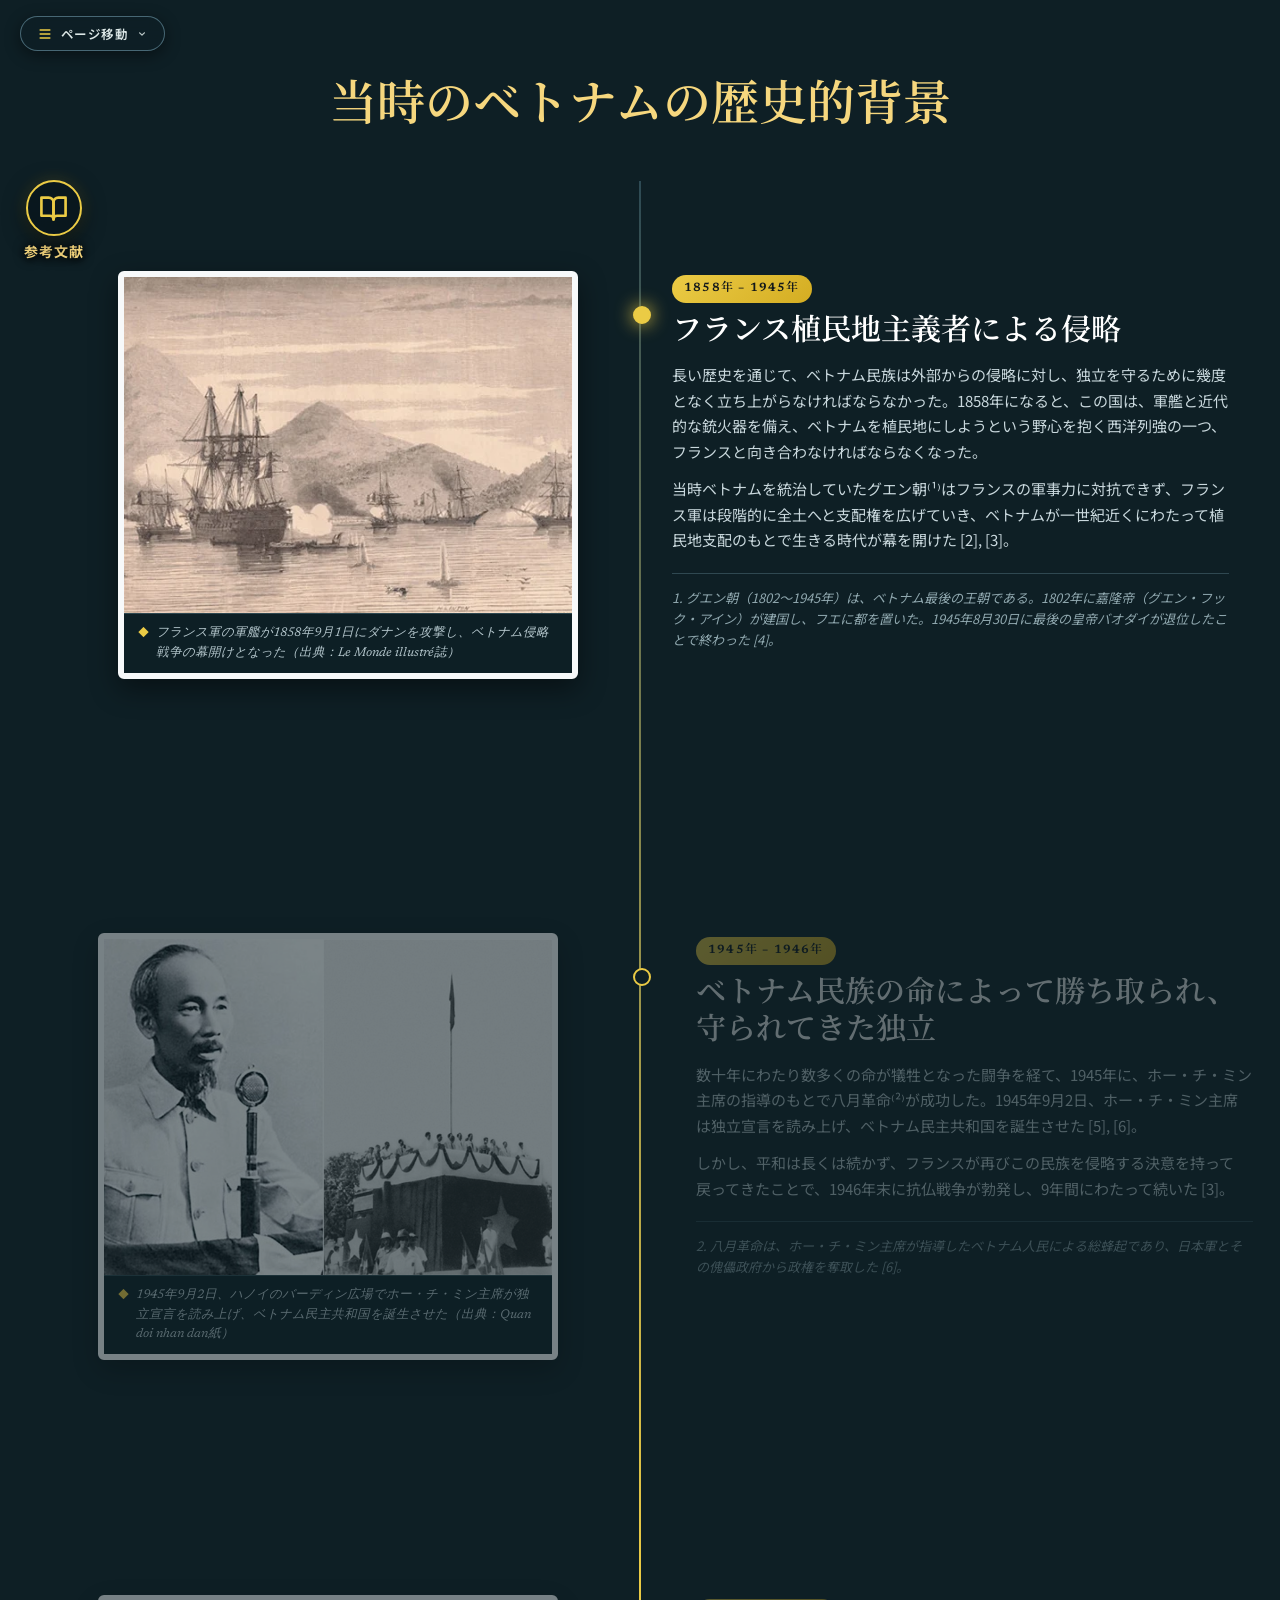
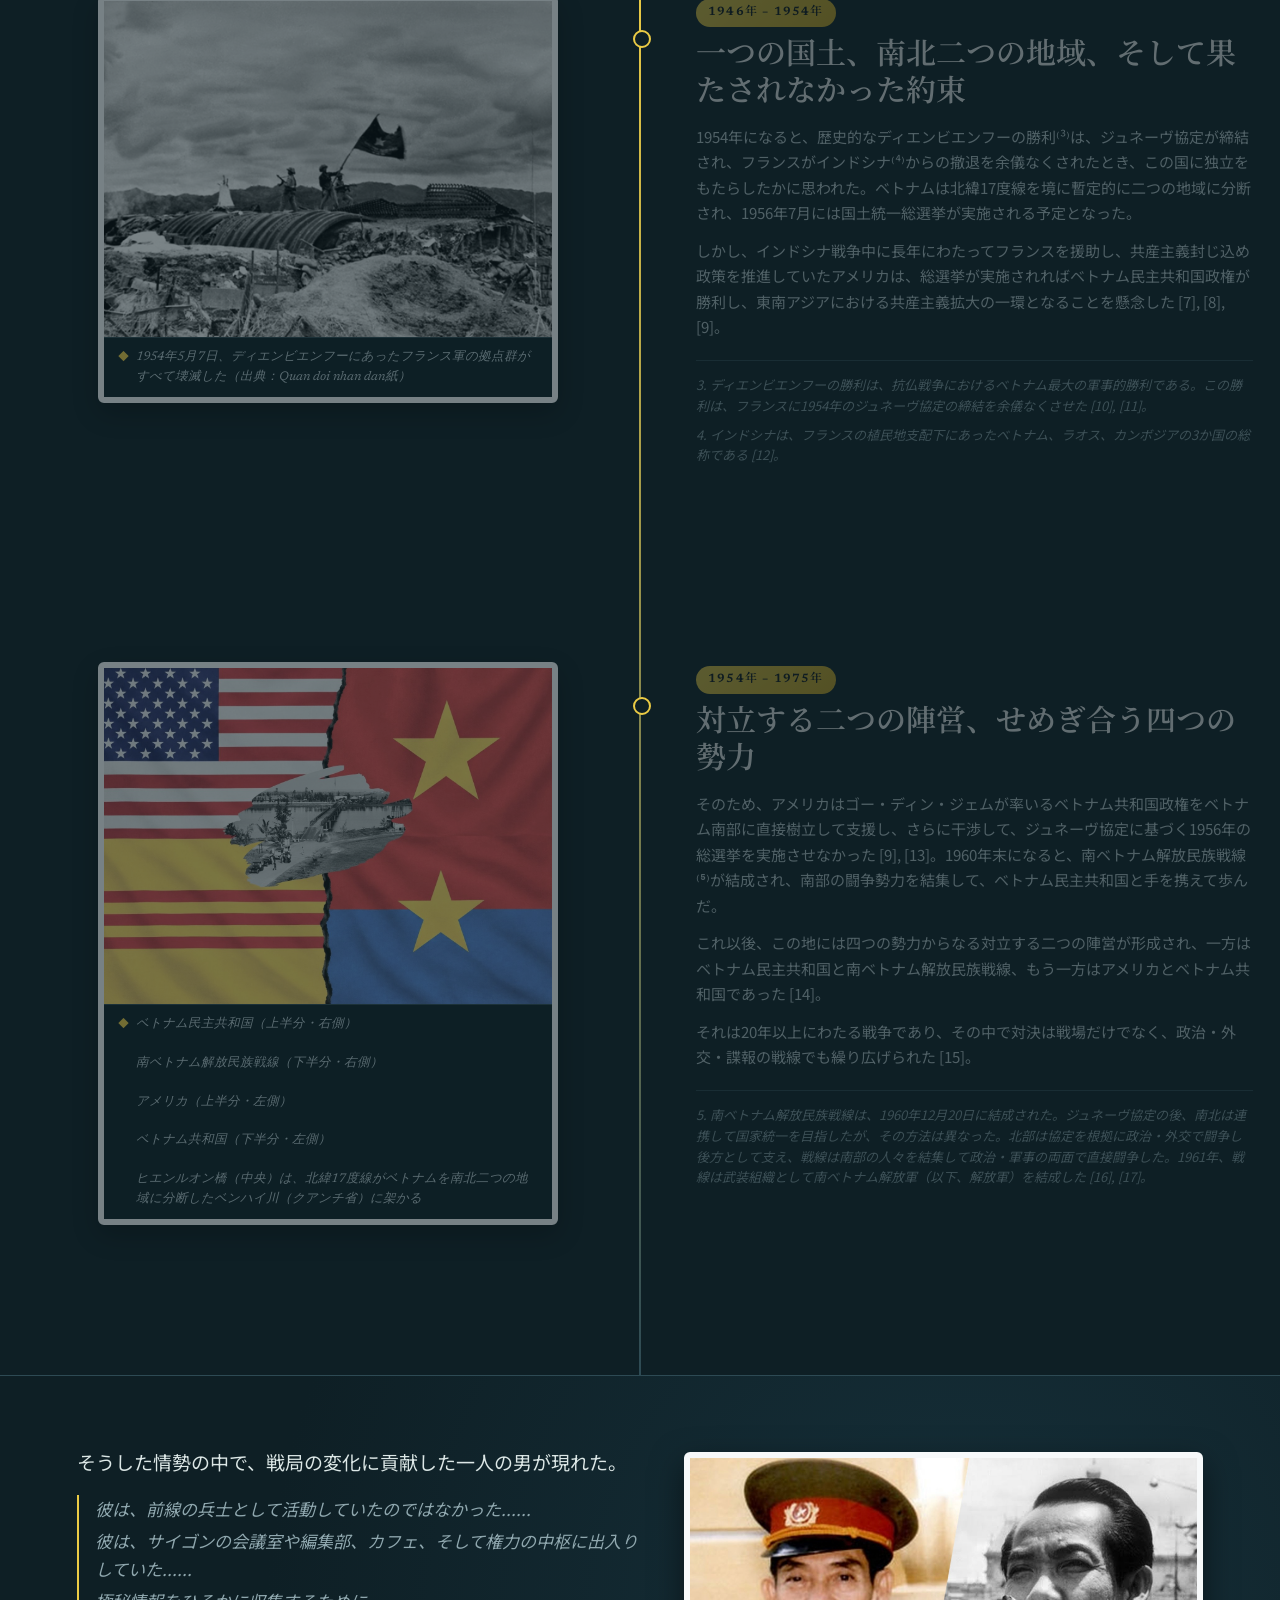
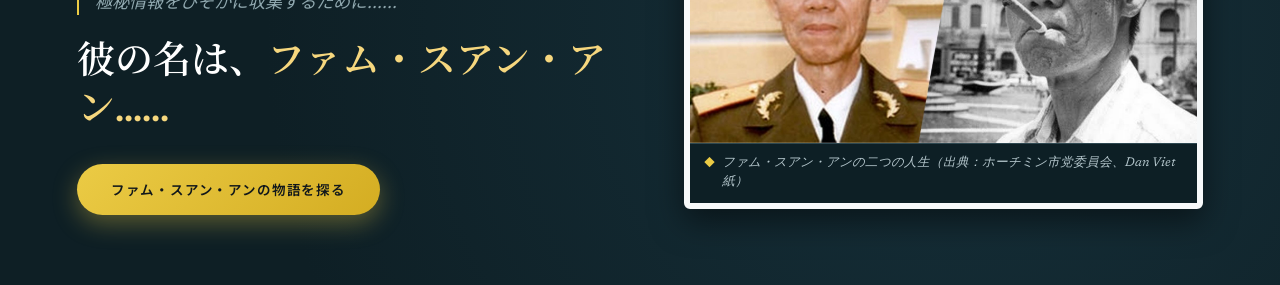
<file: context.html>
﻿<!DOCTYPE html>
<html lang="ja" class="lang-ja">

<head>
  <meta charset="utf-8">
  <meta name="viewport" content="width=device-width, initial-scale=1, viewport-fit=cover">
  <title>歴史的背景 1858～1975年</title>
  <script>
    (function () {
      try {
        localStorage.setItem('pxa_language', 'ja');
        document.documentElement.lang = 'ja';
        document.documentElement.classList.add('lang-ja');
      } catch (e) { }
    })();
  </script>
  <link rel="preconnect" href="https://fonts.googleapis.com">
  <link rel="preconnect" href="https://fonts.gstatic.com" crossorigin>
  <link
    href="https://fonts.googleapis.com/css2?family=Be+Vietnam+Pro:wght@300;400;500;600;700&family=Newsreader:ital,opsz,wght@0,6..72,400;0,6..72,500;0,6..72,600;0,6..72,700;1,6..72,400;1,6..72,500;1,6..72,600&family=Noto+Sans+JP:wght@400;500;700&family=Noto+Serif+JP:wght@500;600;700&display=swap"
    rel="stylesheet">
  <link rel="stylesheet" href="css/page-nav.css">
  <link rel="stylesheet" href="css/references.css">
  <style>
    :root {
      --bg: #0e1f25;
      --panel: #16303a;
      --line: #2d4a54;
      --gold: #ebcb45;
      --gold2: #f6d77e;
      --text: #dce7e6;
      --mute: #8fa7ae;
      --acc: #8fc1d4;
      --serif: "Newsreader", "Lora", Georgia, "Times New Roman", serif;
      --sans: "Noto Sans JP", "Be Vietnam Pro", system-ui, -apple-system, sans-serif;
      color-scheme: dark;
      box-sizing: border-box;
      padding-top: env(safe-area-inset-top, 0px);
      padding-bottom: env(safe-area-inset-bottom, 0px);
    }

    html {
      scroll-behavior: smooth;
      scroll-padding-top: 70px
    }

    * {
      box-sizing: border-box
    }

    body {
      margin: 0;
      background: var(--bg);
      color: var(--text);
      font-family: var(--sans);
      line-height: 1.65;
      -webkit-font-smoothing: antialiased
    }

    h1,
    h2,
    h3,
    .serif {
      font-family: var(--serif)
    }

    /* Bộ chọn đa ngôn ngữ nổi VI / JA đồng bộ với timeline */
    .lang-switcher {
      position: fixed;
      top: 16px;
      right: 20px;
      z-index: 120;
      display: inline-flex;
      align-items: center;
      gap: 3px;
      padding: 4px 6px;
      background: rgba(14, 31, 37, 0.9);
      border: 1.5px solid rgba(143, 193, 212, 0.35);
      border-radius: 999px;
      backdrop-filter: blur(8px);
      -webkit-backdrop-filter: blur(8px);
      box-shadow: 0 4px 16px rgba(0, 0, 0, .4);
      transition: border-color .2s, transform .2s
    }

    .lang-switcher:hover {
      border-color: var(--gold);
      transform: translateY(-1px)
    }

    .lang-btn {
      background: transparent;
      border: 0;
      color: var(--mute);
      font-family: var(--sans);
      font-size: 12px;
      font-weight: 600;
      padding: 5px 12px;
      border-radius: 999px;
      cursor: pointer;
      letter-spacing: .03em;
      transition: all .2s ease
    }

    .lang-btn:hover {
      color: #fff
    }

    .lang-btn.active {
      background: linear-gradient(135deg, #ebcb45 0%, #d4ad22 100%);
      color: #12181b;
      box-shadow: 0 2px 8px rgba(235, 203, 69, .35)
    }

    .lang-divider {
      color: rgba(255, 255, 255, 0.2);
      font-size: 11px;
      user-select: none
    }

    /* Đầu trang giới thiệu */
    header {
      text-align: center;
      padding: 70px 5vw 32px
    }

    header small {
      color: var(--gold);
      letter-spacing: .18em;
      font-size: 12.5px;
      font-weight: 600;
      font-family: var(--sans);
      text-transform: uppercase
    }

    header h1 {
      margin: 0;
      font-size: clamp(30px, 4.8vw, 48px);
      color: var(--gold2);
      font-weight: 600
    }

    /* Trục thời gian dòng sự kiện */
    .tl {
      position: relative;
      max-width: 1300px;
      margin: 0 auto;
      padding: 20px 4vw 80px;
    }

    .tl::before {
      content: "";
      position: absolute;
      left: calc(50% - 1px);
      top: 0;
      bottom: 0;
      width: 2px;
      background: linear-gradient(var(--line), var(--gold), var(--line));
    }

    .ev {
      display: grid;
      grid-template-columns: 1fr 1fr;
      gap: 52px;
      align-items: start;
      min-height: 68vh;
      padding: 70px 0;
      position: relative;
    }

    .ev:not(:last-child) {
      margin-bottom: 50px;
    }

    .ev::after {
      content: "";
      position: absolute;
      left: calc(50% - 7px);
      top: 105px;
      width: 14px;
      height: 14px;
      border-radius: 50%;
      background: var(--bg);
      border: 2px solid var(--gold);
      transition: .4s;
    }

    .ev.on::after {
      background: var(--gold);
      box-shadow: 0 0 18px var(--gold);
    }

    /* Khung ảnh bên trái: Viền chữ nhật trắng bo góc nhẹ chuẩn phong cách hồ sơ/timeline */
    .ph-frame {
      width: 100%;
      max-width: 460px;
      justify-self: end;
      margin-right: 20px;
      border: 6px solid #f7f9fa;
      border-radius: 6px;
      overflow: hidden;
      background: #142830;
      box-shadow: 0 10px 28px rgba(0, 0, 0, .45);
      opacity: .45;
      transform: translateX(-36px);
      transition: transform .6s cubic-bezier(0.16, 1, 0.3, 1), opacity .6s ease, box-shadow .3s ease;
    }

    .ev.on .ph-frame {
      opacity: 1;
      transform: translateX(-16px);
    }

    .ph-frame:hover {
      box-shadow: 0 14px 34px rgba(0, 0, 0, .55);
    }

    .ph-img {
      aspect-ratio: 4/3;
      width: 100%;
      background: repeating-linear-gradient(135deg, rgba(22, 48, 58, 0.7) 0 14px, #0e1f25 14px 28px);
      display: flex;
      align-items: center;
      justify-content: center;
      position: relative;
      overflow: hidden;
      font-family: var(--sans);
    }

    .ph-img img {
      width: 100%;
      height: 100%;
      object-fit: cover;
      display: block;
      transition: transform .4s ease, filter .3s ease;
    }

    .ph-frame:hover .ph-img img {
      transform: scale(1.025);
      filter: brightness(1.03);
    }

    /* Khung ghi chú dưới ảnh đồng bộ chuẩn timeline và bio */
    .ph-caption {
      padding: 10px 14px;
      font-size: 12.5px;
      line-height: 1.55;
      font-style: italic;
      color: #b5c7cd;
      background: rgba(14, 31, 37, 0.98);
      border-top: 1px solid rgba(143, 193, 212, 0.25);
      display: flex;
      align-items: flex-start;
      gap: 7px;
      text-align: left;
      font-family: var(--serif);
      box-sizing: border-box;
    }

    .ph-caption-icon {
      color: var(--gold);
      font-style: normal;
      font-size: 11px;
      line-height: 1.55;
      flex-shrink: 0;
      margin-top: 1px;
    }

    .ph-caption-text {
      flex: 1 1 auto;
    }

    /* Cột chữ bên phải: hàng ngang đi xuống dần */
    .txt {
      opacity: .35;
      transform: translateX(24px);
      transition: .6s;
      padding-left: 6px;
    }

    .ev.on .txt {
      opacity: 1;
      transform: none;
    }

    .yr {
      display: inline-block;
      font-size: 12px;
      letter-spacing: .1em;
      color: #12181b;
      background: linear-gradient(135deg, #ebcb45 0%, #d4ad22 100%);
      padding: 4px 12px;
      border-radius: 999px;
      font-weight: 600;
      font-family: var(--sans);
    }

    .txt h3 {
      margin: 12px 0 10px;
      font-size: clamp(22px, 2.6vw, 30px);
      color: #fff;
      line-height: 1.25;
      font-weight: 600;
    }

    .txt p {
      margin: 0 0 12px;
      color: #c9d8dd;
      font-weight: 400;
      font-size: 15px;
      line-height: 1.7;
    }

    .txt p:last-child {
      margin-bottom: 0;
    }

    /* Chú thích footnote ở đáy mỗi đoạn sự kiện */
    .page-footnote {
      margin-top: 20px;
      margin-bottom: 6px;
      padding-top: 14px;
      border-top: 1px solid rgba(143, 193, 212, 0.25);
      font-size: 13px;
      line-height: 1.6;
      font-style: italic;
      color: #8fa7ae;
      font-family: var(--sans);
      display: flex;
      flex-direction: column;
      gap: 8px;
    }

    /* Khối hé lộ nhân vật (The Big Reveal) */
    .reveal {
      display: grid;
      grid-template-columns: 1.1fr 1fr;
      align-items: center;
      gap: 36px;
      padding: 70px 6vw;
      background: radial-gradient(circle at 75% 50%, #16303a, #0e1f25 70%);
      border-top: 1px solid var(--line);
    }

    .reveal .q {
      font-style: italic;
      color: var(--mute);
      border-left: 2px solid var(--gold);
      padding-left: 16px;
      margin: 18px 0 26px;
      font-family: var(--serif);
      font-size: 17px;
    }

    .reveal .q p {
      margin: 0 0 4px;
    }

    .reveal h2 {
      margin: 0;
      font-size: clamp(22px, 3.2vw, 38px);
      line-height: 1.25;
      color: #ffffff;
      font-weight: 600;
    }

    .reveal-highlight {
      color: var(--gold2);
    }

    .reveal h2 small {
      display: block;
      font-size: .5em;
      color: var(--acc);
      font-weight: 600;
      letter-spacing: .08em;
      font-family: var(--sans);
      margin-bottom: 6px;
    }

    .btn {
      display: inline-block;
      margin-top: 28px;
      padding: 14px 34px;
      background: linear-gradient(135deg, #ebcb45 0%, #d4ad22 100%);
      color: #12181b;
      font-weight: 600;
      font-size: 13.5px;
      letter-spacing: .06em;
      text-decoration: none;
      border-radius: 999px;
      transition: all .25s ease;
      box-shadow: 0 8px 25px rgba(235, 203, 69, .35);
      font-family: var(--sans);
    }

    .btn:hover {
      transform: translateY(-2px);
      box-shadow: 0 12px 32px rgba(235, 203, 69, .55);
      filter: brightness(1.06);
    }

    /* Khung ảnh của The Big Reveal: chữ nhật tỉ lệ 16:9 phù hợp với ảnh hai cuộc đời */
    .reveal .ph-frame {
      opacity: 1;
      transform: none;
      max-width: 520px;
      margin-inline: auto;
      width: 100%;
      border: 6px solid #f7f9fa;
      border-radius: 6px;
      background: #142830;
      box-shadow: 0 12px 32px rgba(0, 0, 0, .5);
      overflow: hidden;
    }

    .reveal .ph-img {
      aspect-ratio: 16/9;
      padding: 0;
    }

    .reveal .ph-img img {
      width: 100%;
      height: 100%;
      object-fit: cover;
      display: block;
      transition: transform .4s ease, filter .3s ease;
    }

    .reveal .ph-frame:hover .ph-img img {
      transform: scale(1.025);
      filter: brightness(1.03);
    }


    @media(max-width:720px) {
      header {
        padding-top: 60px;
      }

      .tl::before {
        left: 14px;
      }

      .ev {
        grid-template-columns: 1fr;
        gap: 20px;
        padding-left: 34px;
        min-height: auto;
        padding-block: 40px;
        margin-bottom: 30px;
      }

      .ev::after {
        left: 7px;
        top: 44px;
      }

      .ph-frame {
        justify-self: start;
        margin-right: 0;
        max-width: 100%;
        transform: none;
      }

      .ev.on .ph-frame {
        transform: none;
      }

      .reveal {
        grid-template-columns: 1fr;
      }
    }

    /* Định dạng typography tiếng Nhật */
    html[lang=ja] body,
    html[lang=ja] p,
    html[lang=ja] .txt p,
    html[lang=ja] .page-footnote,
    html[lang=ja] .btn {
      font-family: "Noto Sans JP", "Be Vietnam Pro", sans-serif;
      text-wrap: normal;
      line-break: strict;
      word-break: normal;
      overflow-wrap: break-word;
    }

    /* Tiêu đề và số năm dùng Newsreader */
    html[lang=ja] h1,
    html[lang=ja] h2,
    html[lang=ja] h3,
    html[lang=ja] .yr,
    html[lang=ja] .year {
      font-family: "Newsreader", "Noto Serif JP", serif;
      text-wrap: normal;
      line-break: strict;
      word-break: normal;
    }

    /* Trích dẫn các thứ dùng Noto Serif JP */
    html[lang=ja] blockquote,
    html[lang=ja] .reveal .q,
    html[lang=ja] q,
    html[lang=ja] cite {
      font-family: "Noto Serif JP", "Newsreader", serif;
      text-wrap: normal;
      line-break: strict;
      word-break: normal;
    }
  </style>
</head>

<body>

  <!-- Bộ chọn đa ngôn ngữ nổi đã được gỡ bỏ -->

  <!-- Bộ điều hướng chuyển trang dạng dropdown (ở góc trên bên trái) -->
  <nav class="page-nav-dropdown" id="pageNavDropdown" aria-label="Điều hướng các trang">
    <button type="button" class="page-nav-btn" id="pageNavBtn" aria-expanded="false" aria-haspopup="true"
      title="Chuyển đến trang khác">
      <svg class="page-nav-icon" viewBox="0 0 20 20" fill="currentColor" width="16" height="16" aria-hidden="true">
        <path fill-rule="evenodd"
          d="M3 5a1 1 0 011-1h12a1 1 0 110 2H4a1 1 0 01-1-1zm0 5a1 1 0 011-1h12a1 1 0 110 2H4a1 1 0 01-1-1zm0 5a1 1 0 011-1h12a1 1 0 110 2H4a1 1 0 01-1-1z"
          clip-rule="evenodd"></path>
      </svg>
      <span class="page-nav-label" id="pageNavLabel">ページ移動</span>
      <svg class="page-nav-arrow" viewBox="0 0 20 20" fill="currentColor" width="12" height="12" aria-hidden="true">
        <path fill-rule="evenodd"
          d="M5.293 7.293a1 1 0 011.414 0L10 10.586l3.293-3.293a1 1 0 111.414 1.414l-4 4a1 1 0 01-1.414 0l-4-4a1 1 0 010-1.414z"
          clip-rule="evenodd"></path>
      </svg>
    </button>
    <div class="page-nav-menu" id="pageNavMenu" role="menu">
      <div class="page-nav-header">
        <span class="page-nav-header-title" id="pageNavHeaderTitle">ページ一覧</span>
      </div>
      <a href="index.html" class="page-nav-item" data-page="intro" role="menuitem">
        <span class="page-nav-item-icon">📖</span>
        <span class="page-nav-item-text" data-vi="1. Giới thiệu đề tài" data-ja="1. テーマの紹介">1. テーマの紹介</span>
        <span class="page-nav-curr-tag" data-vi="Đang xem" data-ja="表示中">表示中</span>
      </a>
      <a href="context.html" class="page-nav-item active" data-page="context" role="menuitem">
        <span class="page-nav-item-icon">⏳</span>
        <span class="page-nav-item-text" data-vi="2. Bối cảnh lịch sử" data-ja="2. 歴史的背景">2. 歴史的背景</span>
        <span class="page-nav-curr-tag" data-vi="Đang xem" data-ja="表示中">表示中</span>
      </a>
      <a href="bio.html" class="page-nav-item" data-page="bio" role="menuitem">
        <span class="page-nav-item-icon">👤</span>
        <span class="page-nav-item-text" data-vi="3. Tiểu sử (Trước 1957)" data-ja="3. 経歴（1957年以前）">3. 経歴（1957年以前）</span>
        <span class="page-nav-curr-tag" data-vi="Đang xem" data-ja="表示中">表示中</span>
      </a>
      <a href="timeline.html" class="page-nav-item" data-page="timeline" role="menuitem">
        <span class="page-nav-item-icon">⏱️</span>
        <span class="page-nav-item-text" data-vi="4. Dòng thời gian (1957–1976)" data-ja="4. 年表（1957～1976年）">4. 年表（1957～1976年）</span>
        <span class="page-nav-curr-tag" data-vi="Đang xem" data-ja="表示中">表示中</span>
      </a>
      <a href="postwar.html" class="page-nav-item" data-page="postwar" role="menuitem">
        <span class="page-nav-item-icon">🕊️</span>
        <span class="page-nav-item-text" data-vi="5. Phòng lưu niệm Phạm Xuân Ẩn" data-ja="5. 諜報員ファム・スアン・アン記念館">5. 諜報員ファム・スアン・アン記念館</span>
        <span class="page-nav-curr-tag" data-vi="Đang xem" data-ja="表示中">表示中</span>
      </a>
    </div>
  </nav>

  <!-- Nút Nguồn nổi duy nhất kéo theo dọc trang bối cảnh lịch sử -->
  <button type="button" class="ref-trigger-btn page-floating-ref-btn" id="contextPageRefBtn" aria-label="参考文献" title="参考文献一覧を見る">
    <div class="ref-btn-icon-circle">
      <svg viewBox="0 0 24 24" fill="none" stroke="currentColor" stroke-width="2.2" stroke-linecap="round" stroke-linejoin="round" aria-hidden="true">
        <path d="M2 3h6a4 4 0 0 1 4 4v14a3 3 0 0 0-3-3H2z"></path>
        <path d="M22 3h-6a4 4 0 0 0-4 4v14a3 3 0 0 1 3-3h7z"></path>
      </svg>
    </div>
    <span class="ref-btn-label">参考文献</span>
  </button>

  <header>
    <h1 id="hdrTitle">当時のベトナムの歴史的背景</h1>
  </header>

  <main class="tl" id="timelineContainer"></main>

  <section class="reveal">
    <div>
      <p class="serif" style="font-size:19px;margin:0" id="revealIntro">そうした情勢の中で、戦局の変化に貢献した一人の男が現れた。</p>
      <div class="q">
        <p id="q1">彼は、前線の兵士として活動していたのではなかった......</p>
        <p id="q2">彼は、サイゴンの会議室や編集部、カフェ、そして権力の中枢に出入りしていた......</p>
        <p id="q3">極秘情報をひそかに収集するために......</p>
      </div>
      <h2>
        <small id="revealBadge"></small>
        <span id="revealName">彼の名は、<span class="reveal-highlight">ファム・スアン・アン......</span></span>
      </h2>
      <a class="btn" href="bio.html" id="revealBtn">ファム・スアン・アンの物語を探る</a>
    </div>

    <div class="ph-frame">
      <div class="ph-img">
        <img src="assets/images/BoiCanhLichSu/BCLS_HaiCuocDoi.jpg" alt="ファム・スアン・アンの二つの人生（出典：ホーチミン市党委員会、Dan Viet紙）"
          id="revealImg" loading="lazy">
      </div>
      <div class="ph-caption">
        <span class="ph-caption-icon">◆</span>
        <span class="ph-caption-text" id="revealImgCaption">ファム・スアン・アンの二つの人生（出典：ホーチミン市党委員会、Dan Viet紙）</span>
      </div>
    </div>
  </section>

  <!-- Nạp bộ quản lý đa ngôn ngữ -->
  <script src="js/lang.js"></script>

  <script>
    const CONTEXT_DATA = {
      vi: {
        meta: {
          pageTitle: 'Bối cảnh lịch sử 1858–1975',
          hdrSmall: '',
          hdrTitle: 'Bối cảnh lịch sử Việt Nam thời bấy giờ',
          backIntroText: 'Giới thiệu đề tài',
          revealIntro: 'Giữa bối cảnh ấy, đã xuất hiện một người đàn ông góp phần thay đổi cục diện cuộc chiến.',
          q1: 'Ông không hoạt động như một người lính ngoài mặt trận…',
          q2: 'Ông ra vào các phòng họp, tòa soạn, quán cà phê và những trung tâm quyền lực của Sài Gòn…',
          q3: 'Nhằm âm thầm thu thập những thông tin tuyệt mật…',
          revealBadge: '',
          revealName: 'ÔNG TÊN <span class="reveal-highlight">PHẠM XUÂN ẨN…</span>',
          revealBtn: 'KHÁM PHÁ CÂU CHUYỆN CỦA ÔNG',
          revealImg: 'assets/images/BoiCanhLichSu/BCLS_HaiCuocDoi.jpg',
          revealImgCaption: 'Hai cuộc đời của Phạm Xuân Ẩn (Nguồn: Đảng bộ TP.HCM; Báo Dân Việt)'
        },
        events: [
          {
            yr: '1858 – 1945',
            title: 'Cuộc xâm lược của thực dân Pháp',
            paragraphs: [
              'Trong suốt chiều dài lịch sử, dân tộc Việt Nam đã nhiều lần phải đứng lên bảo vệ nền độc lập trước các cuộc xâm lược từ bên ngoài. Đến năm 1858, đất nước này phải đối mặt với Pháp, một cường quốc phương Tây có tàu chiến, súng đạn hiện đại và tham vọng biến Việt Nam thành thuộc địa.',
              'Triều đình nhà Nguyễn⁽¹⁾, khi đó đang cai quản Việt Nam, đã không thể cản nổi sức mạnh quân sự của Pháp, để rồi quân Pháp từng bước mở rộng quyền kiểm soát trên toàn đất nước, mở đầu cho gần một thế kỷ Việt Nam sống dưới ách đô hộ.'
            ],
            footnote: '1. Nhà Nguyễn (1802–1945) là triều đại phong kiến cuối cùng của Việt Nam, do vua Gia Long (Nguyễn Ánh) lập ra năm 1802, đóng đô ở Phú Xuân (Huế). Triều đại này chấm dứt khi vua Bảo Đại thoái vị ngày 30/8/1945.',
            img: 'assets/images/BoiCanhLichSu/BCLS_TauChienPhapTanCongVN.webp',
            caption: 'Tàu chiến quân Pháp tấn công Đà Nẵng ngày 1/9/1858, mở đầu cho cuộc chiến tranh xâm lược Việt Nam (Nguồn: Le Monde illustré)'
          },
          {
            yr: '1945 – 1946',
            title: 'Nền độc lập được giành và giữ bằng sinh mạng của dân tộc Việt Nam',
            paragraphs: [
              'Trải qua nhiều thập kỷ đấu tranh với biết bao sinh mạng ngã xuống, vào năm 1945, dưới sự lãnh đạo của Chủ tịch Hồ Chí Minh, Cách mạng Tháng Tám⁽²⁾ thành công. Ngày 2 tháng 9 năm 1945, Chủ tịch Hồ Chí Minh đọc Tuyên ngôn Độc lập, khai sinh ra nước Việt Nam Dân chủ Cộng hòa.',
              'Thế nhưng hòa bình chưa được bao lâu, Pháp quay trở lại với quyết tâm xâm lược dân tộc này một lần nữa, dẫn tới cuộc kháng chiến chống Pháp bùng nổ cuối năm 1946 và kéo dài chín năm.'
            ],
            footnote: '2. Cách mạng Tháng Tám là cuộc tổng khởi nghĩa của nhân dân Việt Nam do Chủ tịch Hồ Chí Minh lãnh đạo, giành chính quyền từ tay quân Nhật và chính quyền tay sai.',
            img: 'assets/images/BoiCanhLichSu/BCLS_BacHoDocBanTuyenNgon.jpg',
            caption: 'Ngày 2/9/1945, tại Quảng trường Ba Đình, Hà Nội, Chủ tịch Hồ Chí Minh đọc Tuyên ngôn Độc lập, khai sinh ra nước Việt Nam Dân chủ Cộng hòa (Nguồn: Báo Quân đội nhân dân)'
          },
          {
            yr: '1946 – 1954',
            title: 'Một dải đất, hai miền Bắc - Nam và lời hẹn chưa thành',
            paragraphs: [
              'Đến năm 1954, chiến thắng Điện Biên Phủ⁽³⁾ lịch sử tưởng chừng như đã mở ra cho đất nước này một nền độc lập, khi Hiệp định Genève được ký kết, buộc Pháp phải rút khỏi Đông Dương⁽⁴⁾. Việt Nam tạm thời bị chia cắt thành hai miền tại vĩ tuyến 17, và một cuộc tổng tuyển cử được dự kiến tổ chức vào tháng 7 năm 1956 để thống nhất đất nước.',
              'Tuy nhiên, Mỹ, một quốc gia vốn đã viện trợ cho Pháp suốt nhiều năm trong chiến tranh Đông Dương và đang theo đuổi chính sách ngăn chặn chủ nghĩa cộng sản, lo ngại rằng chính quyền Việt Nam Dân chủ Cộng hòa sẽ giành thắng lợi nếu tổng tuyển cử diễn ra và trở thành một mắt xích trong sự lan rộng của chủ nghĩa cộng sản ở Đông Nam Á.'
            ],
            footnote: '3. Chiến thắng Điện Biên Phủ là thắng lợi quân sự lớn nhất của Việt Nam trong cuộc kháng chiến chống Pháp. Chiến thắng này buộc Pháp phải ký Hiệp định Genève năm 1954.<br>4. Đông Dương là tên gọi chỉ chung ba nước Việt Nam, Lào và Campuchia thời thực dân Pháp đô hộ.',
            img: 'assets/images/BoiCanhLichSu/BCLS_DienBienPhu.jpg',
            caption: 'Ngày 7/5/1954, toàn bộ tập đoàn cứ điểm của Pháp ở Điện Biên Phủ bị tiêu diệt (Nguồn: Báo Quân đội nhân dân)'
          },
          {
            yr: '1954 – 1975',
            title: 'Hai phe đối lập, bốn bên giằng co',
            paragraphs: [
              'Vì vậy, Mỹ trực tiếp dựng nên và hậu thuẫn chính quyền Việt Nam Cộng hòa ở miền Nam Việt Nam do Ngô Đình Diệm đứng đầu, rồi can thiệp khiến cuộc tổng tuyển cử năm 1956 theo Hiệp định Genève không được diễn ra. Đến cuối năm 1960, Mặt trận Dân tộc Giải phóng miền Nam Việt Nam⁽⁵⁾ ra đời, tập hợp lực lượng đấu tranh ở miền Nam và sát cánh cùng Việt Nam Dân chủ Cộng hòa.',
              'Từ đây, trên mảnh đất này hình thành hai phe đối lập với bốn bên liên quan, một phía là Việt Nam Dân chủ Cộng hòa và Mặt trận Dân tộc Giải phóng miền Nam Việt Nam, phía kia là Mỹ và Việt Nam Cộng hòa.',
              'Đó là cuộc chiến kéo dài hơn hai mươi năm, trong đó sự đối đầu không chỉ diễn ra trên chiến trường mà còn trên mặt trận chính trị, ngoại giao và tình báo.'
            ],
            footnote: '5. Mặt trận Dân tộc Giải phóng miền Nam Việt Nam được thành lập ngày 20/12/1960. Sau Hiệp định Genève, hai miền Nam - Bắc cùng hướng tới thống nhất đất nước nhưng bằng các phương thức khác nhau: miền Bắc đấu tranh chính trị, ngoại giao dựa trên Hiệp định và làm hậu phương chi viện; Mặt trận tập hợp nhân dân miền Nam trực tiếp đấu tranh chính trị kết hợp quân sự. Năm 1961, Mặt trận thành lập lực lượng vũ trang là Quân Giải phóng miền Nam Việt Nam.',
            img: 'assets/images/BoiCanhLichSu/BCLS_CoBonPhe.jpg',
            caption: 'Việt Nam Dân chủ Cộng hòa (Nửa trên, bên phải)<br><br>Mặt trận Dân tộc Giải phóng miền Nam Việt Nam (Nửa dưới, bên phải)<br><br>Mỹ (Nửa trên, bên trái)<br><br>Việt Nam Cộng hòa (Nửa dưới, bên trái)<br><br>Cầu Hiền Lương (ở giữa) bắc ngang sông Bến Hải (Quảng Trị), nơi vĩ tuyến 17 chia đôi Việt Nam thành hai miền Bắc và Nam'
          }
        ]
      },
      ja: {
        meta: {
          pageTitle: '歴史的背景 1858–1975',
          hdrSmall: '',
          hdrTitle: '当時のベトナムの歴史的背景',
          backIntroText: '研究テーマへ戻る',
          revealIntro: 'そうした情勢の中で、戦局の変化に貢献した一人の男が現れた。',
          q1: '彼は、前線の兵士として活動していたのではなかった......',
          q2: '彼は、サイゴンの会議室や編集部、カフェ、そして権力の中枢に出入りしていた......',
          q3: '極秘情報をひそかに収集するために......',
          revealBadge: '',
          revealName: '彼の名は、<span class="reveal-highlight">ファム・スアン・アン......</span>',
          revealBtn: 'ファム・スアン・アンの物語を探る',
          revealImg: 'assets/images/BoiCanhLichSu/BCLS_HaiCuocDoi.jpg',
          revealImgCaption: 'ファム・スアン・アンの二つの人生（出典：ホーチミン市党委員会、Dan Viet紙）'
        },
        events: [
          {
            yr: '1858年 – 1945年',
            title: 'フランス植民地主義者による侵略',
            paragraphs: [
              '長い歴史を通じて、ベトナム民族は外部からの侵略に対し、独立を守るために幾度となく立ち上がらなければならなかった。1858年になると、この国は、軍艦と近代的な銃火器を備え、ベトナムを植民地にしようという野心を抱く西洋列強の一つ、フランスと向き合わなければならなくなった。',
              '当時ベトナムを統治していたグエン朝⁽¹⁾はフランスの軍事力に対抗できず、フランス軍は段階的に全土へと支配権を広げていき、ベトナムが一世紀近くにわたって植民地支配のもとで生きる時代が幕を開けた [2], [3]。'
            ],
            footnote: '1. グエン朝（1802～1945年）は、ベトナム最後の王朝である。1802年に嘉隆帝（グエン・フック・アイン）が建国し、フエに都を置いた。1945年8月30日に最後の皇帝バオダイが退位したことで終わった [4]。',
            img: 'assets/images/BoiCanhLichSu/BCLS_TauChienPhapTanCongVN.webp',
            caption: 'フランス軍の軍艦が1858年9月1日にダナンを攻撃し、ベトナム侵略戦争の幕開けとなった（出典：Le Monde illustré誌）'
          },
          {
            yr: '1945年 – 1946年',
            title: 'ベトナム民族の命によって勝ち取られ、守られてきた独立',
            paragraphs: [
              '数十年にわたり数多くの命が犠牲となった闘争を経て、1945年に、ホー・チ・ミン主席の指導のもとで八月革命⁽²⁾が成功した。1945年9月2日、ホー・チ・ミン主席は独立宣言を読み上げ、ベトナム民主共和国を誕生させた [5], [6]。',
              'しかし、平和は長くは続かず、フランスが再びこの民族を侵略する決意を持って戻ってきたことで、1946年末に抗仏戦争が勃発し、9年間にわたって続いた [3]。'
            ],
            footnote: '2. 八月革命は、ホー・チ・ミン主席が指導したベトナム人民による総蜂起であり、日本軍とその傀儡政府から政権を奪取した [6]。',
            img: 'assets/images/BoiCanhLichSu/BCLS_BacHoDocBanTuyenNgon.jpg',
            caption: '1945年9月2日、ハノイのバーディン広場でホー・チ・ミン主席が独立宣言を読み上げ、ベトナム民主共和国を誕生させた（出典：Quan doi nhan dan紙）'
          },
          {
            yr: '1946年 – 1954年',
            title: '一つの国土、南北二つの地域、そして果たされなかった約束',
            paragraphs: [
              '1954年になると、歴史的なディエンビエンフーの勝利⁽³⁾は、ジュネーヴ協定が締結され、フランスがインドシナ⁽⁴⁾からの撤退を余儀なくされたとき、この国に独立をもたらしたかに思われた。ベトナムは北緯17度線を境に暫定的に二つの地域に分断され、1956年7月には国土統一総選挙が実施される予定となった。',
              'しかし、インドシナ戦争中に長年にわたってフランスを援助し、共産主義封じ込め政策を推進していたアメリカは、総選挙が実施されればベトナム民主共和国政権が勝利し、東南アジアにおける共産主義拡大の一環となることを懸念した [7], [8], [9]。'
            ],
            footnote: '3. ディエンビエンフーの勝利は、抗仏戦争におけるベトナム最大の軍事的勝利である。この勝利は、フランスに1954年のジュネーヴ協定の締結を余儀なくさせた [10], [11]。<br>4. インドシナは、フランスの植民地支配下にあったベトナム、ラオス、カンボジアの3か国の総称である [12]。',
            img: 'assets/images/BoiCanhLichSu/BCLS_DienBienPhu.jpg',
            caption: '1954年5月7日、ディエンビエンフーにあったフランス軍の拠点群がすべて壊滅した（出典：Quan doi nhan dan紙）'
          },
          {
            yr: '1954年 – 1975年',
            title: '対立する二つの陣営、せめぎ合う四つの勢力',
            paragraphs: [
              'そのため、アメリカはゴー・ディン・ジェムが率いるベトナム共和国政権をベトナム南部に直接樹立して支援し、さらに干渉して、ジュネーヴ協定に基づく1956年の総選挙を実施させなかった [9], [13]。1960年末になると、南ベトナム解放民族戦線⁽⁵⁾が結成され、南部の闘争勢力を結集して、ベトナム民主共和国と手を携えて歩んだ。',
              'これ以後、この地には四つの勢力からなる対立する二つの陣営が形成され、一方はベトナム民主共和国と南ベトナム解放民族戦線、もう一方はアメリカとベトナム共和国であった [14]。',
              'それは20年以上にわたる戦争であり、その中で対決は戦場だけでなく、政治・外交・諜報の戦線でも繰り広げられた [15]。'
            ],
            footnote: '5. 南ベトナム解放民族戦線は、1960年12月20日に結成された。ジュネーヴ協定の後、南北は連携して国家統一を目指したが、その方法は異なった。北部は協定を根拠に政治・外交で闘争し後方として支え、戦線は南部の人々を結集して政治・軍事の両面で直接闘争した。1961年、戦線は武装組織として南ベトナム解放軍（以下、解放軍）を結成した [16], [17]。',
            img: 'assets/images/BoiCanhLichSu/BCLS_CoBonPhe.jpg',
            caption: 'ベトナム民主共和国（上半分・右側）<br><br>南ベトナム解放民族戦線（下半分・右側）<br><br>アメリカ（上半分・左側）<br><br>ベトナム共和国（下半分・左側）<br><br>ヒエンルオン橋（中央）は、北緯17度線がベトナムを南北二つの地域に分断したベンハイ川（クアンチ省）に架かる'
          }
        ]
      }
    };

    let ioTimeline = null;

    function renderPage() {
      const lang = (window.getCurrentLang ? window.getCurrentLang() : 'vi') || 'vi';
      const data = CONTEXT_DATA[lang] || CONTEXT_DATA.vi;
      const m = data.meta;

      document.title = m.pageTitle;
      const hdrSmallEl = document.getElementById('hdrSmall');
      if (hdrSmallEl) hdrSmallEl.textContent = m.hdrSmall || '';
      document.getElementById('hdrTitle').textContent = m.hdrTitle;

      document.getElementById('revealIntro').textContent = m.revealIntro;
      document.getElementById('q1').textContent = m.q1;
      document.getElementById('q2').textContent = m.q2;
      document.getElementById('q3').textContent = m.q3;
      document.getElementById('revealBadge').textContent = m.revealBadge || '';
      document.getElementById('revealName').innerHTML = m.revealName;
      document.getElementById('revealBtn').textContent = m.revealBtn;

      const revealImgEl = document.getElementById('revealImg');
      if (revealImgEl && m.revealImg) {
        revealImgEl.src = m.revealImg;
        revealImgEl.alt = (m.revealImgCaption || '').replace(/<[^>]*>?/gm, '').replace(/"/g, '&quot;');
      }
      const revealCaptionEl = document.getElementById('revealImgCaption');
      if (revealCaptionEl && m.revealImgCaption) {
        revealCaptionEl.innerHTML = m.revealImgCaption;
      }

      const backIntroTextEl = document.getElementById('btnBackIntroText');
      if (backIntroTextEl && m.backIntroText) backIntroTextEl.textContent = m.backIntroText;

      const container = document.getElementById('timelineContainer');
      const isReRender = container && container.children.length > 0;
      const savedY = isReRender ? (window.pageYOffset || document.documentElement.scrollTop) : 0;
      const prevHeight = isReRender ? container.offsetHeight : 0;
      if (isReRender && prevHeight > 0) {
        container.style.minHeight = prevHeight + 'px';
      }
      let html = '';

      data.events.forEach((ev, idx) => {
        let pContent = '';
        if (ev.paragraphs && Array.isArray(ev.paragraphs)) {
          ev.paragraphs.forEach(pg => {
            pContent += `<p>${pg}</p>`;
          });
        } else if (ev.desc) {
          pContent = `<p>${ev.desc}</p>`;
        }

        let footnoteHtml = '';
        if (ev.footnote) {
          const fnItems = ev.footnote.split(/<br\s*\/?>/i);
          footnoteHtml = `<div class="page-footnote">${fnItems.map(item => `<div class="fn-item">${item.trim()}</div>`).join('')}</div>`;
        }

        const mediaHtml = ev.img
          ? `<img src="${ev.img}" alt="${ev.caption ? ev.caption.replace(/<[^>]*>?/gm, '').replace(/"/g, '&quot;') : ''}" loading="lazy" />`
          : `<span>${ev.imgText || ''}</span>`;

        html += `
                  <section class="ev" data-idx="${idx}">
                    <div class="ph-frame">
                      <div class="ph-img">
                        ${mediaHtml}
                      </div>
                      <div class="ph-caption">
                        <span class="ph-caption-icon">◆</span>
                        <span class="ph-caption-text">${ev.caption}</span>
                      </div>
                    </div>

                    <div class="txt">
                      <span class="yr">${ev.yr}</span>
                      <h3>${ev.title}</h3>
                      ${pContent}
                      ${footnoteHtml}
                    </div>
                  </section>
    `;
      });

      container.innerHTML = html;

      // Kết nối nút Nguồn nổi của trang
      const contextRefBtn = document.getElementById('contextPageRefBtn');
      if (contextRefBtn) {
        const refLabelEl = contextRefBtn.querySelector('.ref-btn-label');
        if (refLabelEl) refLabelEl.textContent = lang === 'ja' ? '参考文献' : 'Nguồn';
        contextRefBtn.onclick = function () {
          if (window.ReferencesManager) {
            window.ReferencesManager.open({
              pageKey: 'context'
            });
          }
        };
      }

      if (isReRender) {
        document.querySelectorAll('.ev').forEach(e => {
          const r = e.getBoundingClientRect();
          if (r.top < window.innerHeight) e.classList.add('on');
        });
        window.scrollTo({ top: savedY, behavior: 'instant' });
        requestAnimationFrame(() => {
          if (container) container.style.minHeight = '';
          window.scrollTo({ top: savedY, behavior: 'instant' });
        });
      }

      if (ioTimeline) {
        ioTimeline.disconnect();
      }

      ioTimeline = new IntersectionObserver(
        es => es.forEach(e => e.target.classList.toggle('on', e.isIntersecting)),
        { rootMargin: '-35% 0px -35% 0px' }
      );

      document.querySelectorAll('.ev').forEach(e => ioTimeline.observe(e));
    }

    // Lắng nghe sự kiện chuyển đổi ngôn ngữ toàn cục
    window.addEventListener('languagechange', () => {
      renderPage();
    });

    // Khởi chạy khi tải trang
    renderPage();
    document.documentElement.classList.add('lang-ready');

    // Dừng nút Tài liệu tham khảo ngay tại dòng kẻ ngăn cách trước phần The Big Reveal (chỉ riêng trang Bối cảnh lịch sử)
    (function initContextRefBtnClamping() {
      const btn = document.getElementById('contextPageRefBtn');
      const revealEl = document.querySelector('.reveal');
      if (!btn || !revealEl) return;

      let isTicking = false;

      function updateBtnPosition() {
        isTicking = false;
        const revealRect = revealEl.getBoundingClientRect();
        const lineY = revealRect.top; // Điểm bắt đầu dòng kẻ ngăn cách (border-top của .reveal)
        const btnHeight = btn.offsetHeight || 80;
        const margin = 24; // Khoảng cách đệm an toàn phía trên dòng kẻ

        if (window.innerWidth > 1024) {
          // Giao diện Desktop / Màn hình rộng (mặc định top: 180px)
          const defaultTop = 180;
          const maxAllowedTop = lineY - btnHeight - margin;

          if (maxAllowedTop < defaultTop) {
            // Khi cuộn tới gần dòng kẻ: nút dừng lại và ghim ngay phía trên dòng kẻ, không chèn quá dòng
            btn.style.top = maxAllowedTop + 'px';
          } else {
            // Khi chưa tới dòng kẻ: trở lại vị trí cố định thông thường
            btn.style.top = '';
          }
          btn.style.bottom = '';
        } else {
          // Giao diện Tablet / Mobile (mặc định bottom: 24px)
          const defaultBottom = 24;
          const currentBtnBottomScreen = window.innerHeight - defaultBottom;

          if (lineY < currentBtnBottomScreen + margin) {
            // Giữ nút luôn nằm phía trên dòng kẻ ngăn cách
            btn.style.bottom = (window.innerHeight - lineY + margin) + 'px';
          } else {
            btn.style.bottom = '';
          }
          btn.style.top = '';
        }
      }

      window.addEventListener('scroll', () => {
        if (!isTicking) {
          requestAnimationFrame(updateBtnPosition);
          isTicking = true;
        }
      }, { passive: true });

      window.addEventListener('resize', () => {
        if (!isTicking) {
          requestAnimationFrame(updateBtnPosition);
          isTicking = true;
        }
      });

      // Kiểm tra ngay khi tải xong và sau khi render DOM timeline
      updateBtnPosition();
      setTimeout(updateBtnPosition, 200);
    })();
  </script>
  <script src="data/references-data.js"></script>
  <script src="js/references.js"></script>
  <script src="js/page-nav.js"></script>
</body>

</html>
</file>
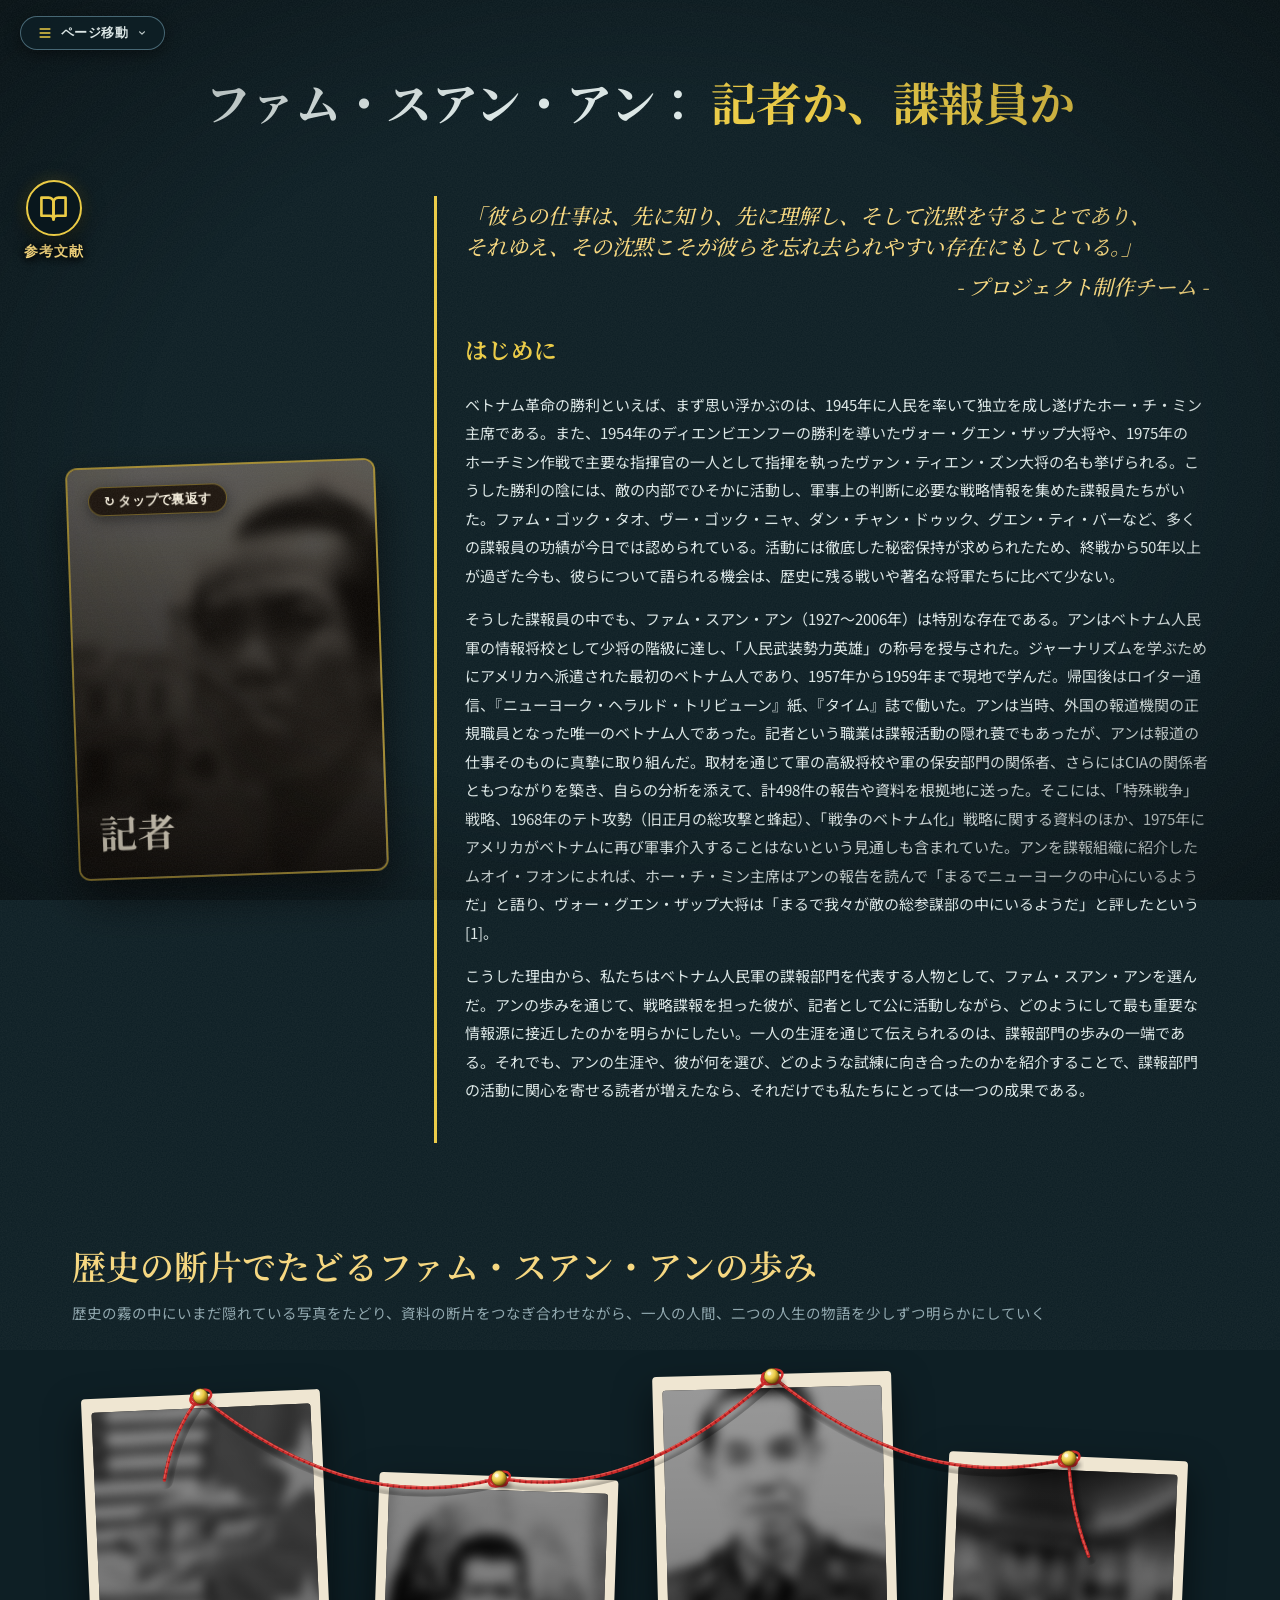
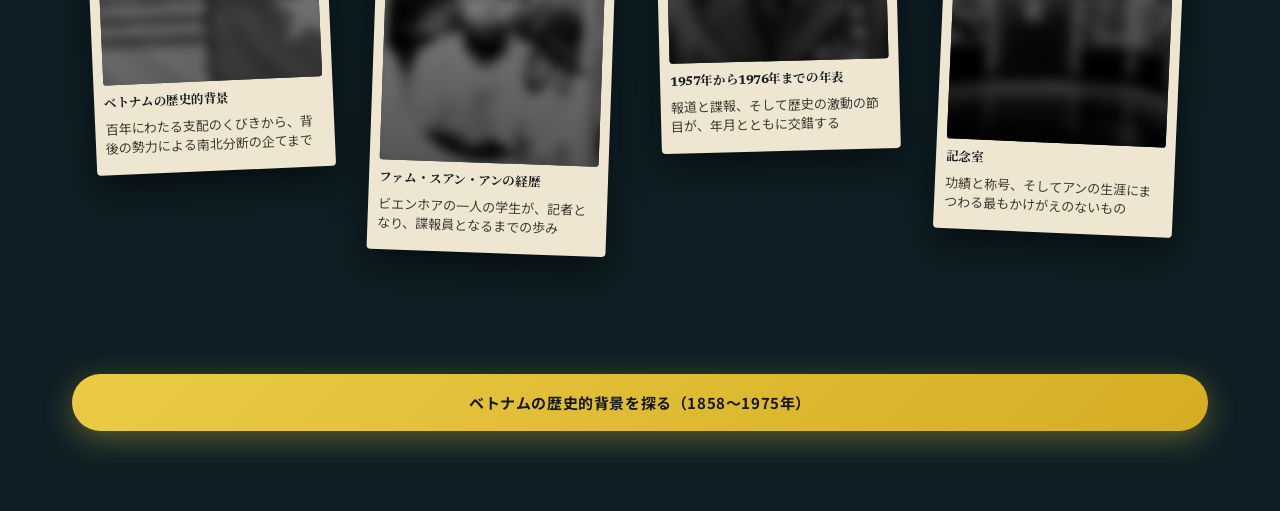
<file: intro.html>
<!DOCTYPE html>
<html lang="ja" class="lang-ja">

<head>
  <meta charset="utf-8">
  <meta http-equiv="refresh" content="0; url=index.html">
  <title>リダイレクト中......</title>
  <script>
    window.location.replace('index.html');
  </script>
</head>

<body>
  <p><a href="index.html">テーマの紹介</a>へリダイレクトしています......</p>
</body>

</html>
</file>
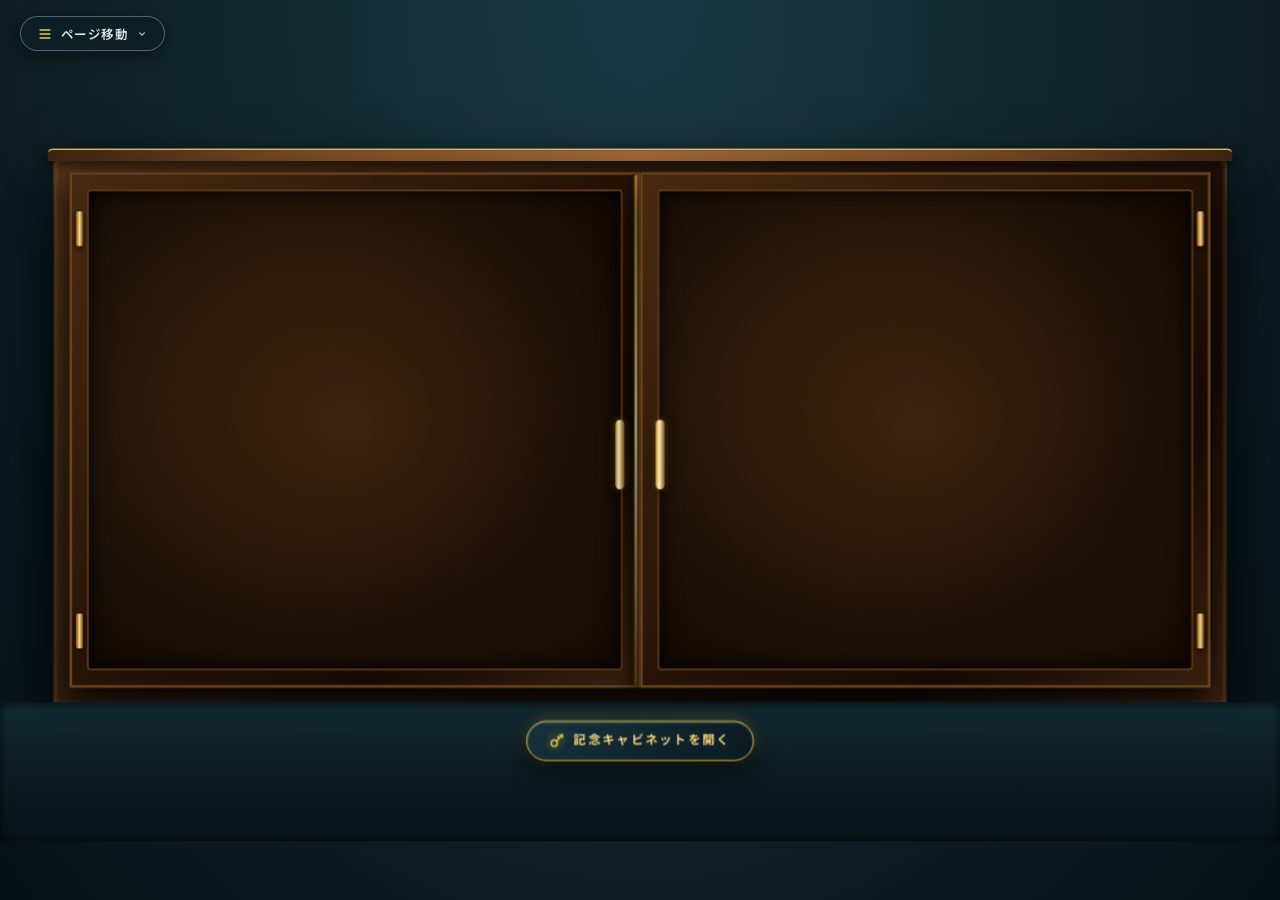
<file: postwar.html>
﻿<!DOCTYPE html>
<html lang="ja" class="lang-ja">

<head>
  <meta charset="utf-8">
  <meta name="viewport" content="width=device-width, initial-scale=1, viewport-fit=cover">
  <title>諜報員ファム・スアン・アン記念館</title>
  <script>
    (function () {
      try {
        localStorage.setItem('pxa_language', 'ja');
        document.documentElement.lang = 'ja';
        document.documentElement.classList.add('lang-ja');
      } catch (e) { }
    })();
  </script>
  <link rel="preconnect" href="https://fonts.googleapis.com">
  <link rel="preconnect" href="https://fonts.gstatic.com" crossorigin>
  <link
    href="https://fonts.googleapis.com/css2?family=Be+Vietnam+Pro:wght@300;400;500;600;700;800&family=Newsreader:ital,opsz,wght@0,6..72,400;0,6..72,500;0,6..72,600;0,6..72,700;1,6..72,400;1,6..72,500;1,6..72,600&family=Noto+Sans+JP:wght@400;500;700;900&display=swap"
    href="https://fonts.googleapis.com/css2?family=Be+Vietnam+Pro:wght@300;400;500;600;700;800&family=Newsreader:ital,opsz,wght@0,6..72,400;0,6..72,500;0,6..72,600;0,6..72,700;1,6..72,400;1,6..72,500;1,6..72,600&family=Noto+Sans+JP:wght@400;500;700;900&family=Noto+Serif+JP:wght@500;600;700&display=swap"
    rel="stylesheet">
  <link rel="stylesheet" href="css/page-nav.css">
  <link rel="stylesheet" href="css/references.css">
  <style>
    :root {
      --bg: #0e1f25;
      --panel: #16303a;
      --line: #2d4a54;
      --gold: #ebcb45;
      --gold2: #f6d77e;
      --text: #dce7e6;
      --mute: #8fa7ae;
      --acc: #8fc1d4;
      --serif: "Newsreader", "Iowan Old Style", Georgia, "Times New Roman", serif;
      --sans: "Be Vietnam Pro", "Noto Sans JP", system-ui, -apple-system, sans-serif;
      --wood-dark: #23140a;
      --wood-mid: #4a2d16;
      --wood-light: #6a4220;
      --brass-1: #fff2c2;
      --brass-2: #e0b86a;
      --brass-3: #9b722b;
      color-scheme: dark;
      box-sizing: border-box;
      padding-top: env(safe-area-inset-top, 0px);
      padding-bottom: env(safe-area-inset-bottom, 0px);
    }

    * {
      box-sizing: border-box;
    }

    body {
      margin: 0;
      height: 100vh;
      overflow: hidden;
      color: var(--text);
      font-family: var(--sans);
      line-height: 1.6;
      background: radial-gradient(ellipse at 50% 0%, #1a3844 0%, #0e1f25 65%, #071014 100%);
      -webkit-font-smoothing: antialiased;
    }

    .serif {
      font-family: var(--serif);
    }

    /* ==========================================================================
       TIÊU ĐỀ TRANG TRANG TRỌNG
       ========================================================================== */
    header {
      position: absolute;
      top: 6px;
      left: 0;
      right: 0;
      text-align: center;
      z-index: 10;
      pointer-events: none;
    }

    header small {
      display: inline-block;
      color: var(--gold);
      letter-spacing: .28em;
      font-size: 11.5px;
      font-family: var(--sans);
      font-weight: 700;
      /* text-transform: none; */
      text-shadow: 0 0 10px rgba(235, 203, 69, 0.4);
      margin-bottom: 2px;
    }

    header h1 {
      margin: 0;
      font-size: clamp(22px, 2.3vw, 29px);
      line-height: 1.25;
      color: var(--gold2);
      font-family: var(--serif);
      font-weight: 600;
      letter-spacing: .02em;
      text-shadow: 0 2px 14px rgba(0, 0, 0, 0.8), 0 0 20px rgba(246, 215, 126, 0.25);
    }

    /* ==========================================================================
       SÂN KHẤU CHÍNH & TỦ TRƯNG BÀY BẢO TÀNG (CABINET)
       ========================================================================== */
    .stage {
      position: absolute;
      left: 50%;
      top: 50%;
      width: 1400px;
      height: 800px;
      transform: translate(-50%, -50%) scale(var(--s, 1));
      transform-origin: center center;
    }

    /* Vỏ tủ gỗ bảo tàng */
    .cab {
      position: absolute;
      left: 60px;
      top: 80px;
      width: 1280px;
      height: 596px;
      perspective: 1800px;
      padding: 16px;
      border-radius: 8px 8px 0 0;
      background: linear-gradient(135deg, #533318 0%, #29170a 45%, #190c05 80%, #3e2411 100%);
      box-shadow: 0 35px 80px rgba(0, 0, 0, 0.95), 0 0 0 2px #5f3e20, inset 0 2px 6px rgba(255, 230, 170, 0.25);
    }

    /* Phào chỉ nóc tủ & góc đồng trang trí */
    .cab::before {
      content: "";
      position: absolute;
      top: -10px;
      left: -8px;
      right: -8px;
      height: 12px;
      background: linear-gradient(90deg, #3d2310, #734823 20%, #9e6836 50%, #734823 80%, #3d2310);
      border-radius: 6px 6px 0 0;
      border-top: 2px solid #e0b86a;
      box-shadow: 0 4px 10px rgba(0, 0, 0, 0.6);
    }

    /* Không gian bên trong tủ */
    .bays {
      display: grid;
      grid-template-columns: 1fr 1.18fr 1fr;
      height: 564px;
      background: #060504;
      filter: brightness(.25);
      transition: filter 2s cubic-bezier(0.2, 0.8, 0.2, 1);
      perspective: 1600px;
      overflow: hidden;
      border-radius: 4px;
      box-shadow: inset 0 0 40px rgba(0, 0, 0, 0.9);
    }

    .lit .bays {
      filter: brightness(1);
    }

    /* ==========================================================================
       CÁNH TRÁI & PHẢI (SHELF WINGS)
       ========================================================================== */
    .wing {
      position: relative;
      display: flex;
      flex-direction: column;
      background: linear-gradient(180deg, #18130d 0%, #0e0b08 60%, #080604 100%);
      border: 2px solid #2e1a0b;
    }

    .wL {
      transform: rotateY(13deg);
      transform-origin: 100% 50%;
      border-right: 3px solid #1a0f07;
    }

    .wR {
      transform: rotateY(-13deg);
      transform-origin: 0 50%;
      border-left: 3px solid #1a0f07;
    }

    .wing-hdr {
      padding: 10px 14px 6px;
      text-align: center;
      background: linear-gradient(180deg, rgba(255, 220, 140, 0.08), transparent);
      border-bottom: 1px solid rgba(224, 184, 106, 0.2);
    }

    .wing-hdr h4 {
      margin: 0;
      color: var(--gold2);
      font-size: 11.5px;
      letter-spacing: .25em;
      font-weight: 700;
      font-family: var(--sans);
      /* text-transform: none; */
      text-shadow: 0 1px 4px rgba(0, 0, 0, 0.8);
    }

    /* Từng tầng kệ kỷ vật */
    .tier {
      flex: 1;
      position: relative;
      display: flex;
      justify-content: space-evenly;
      align-items: flex-end;
      padding: 12px 10px 8px;
      border-bottom: 10px solid #7d5727;
      box-shadow: 0 8px 14px rgba(0, 0, 0, 0.7);
      background: linear-gradient(180deg, transparent 70%, rgba(125, 87, 39, 0.15));
    }

    .tier::before {
      content: "";
      position: absolute;
      left: 0;
      right: 0;
      top: 0;
      height: 2.5px;
      background: #fff4cb;
      box-shadow: 0 0 16px 5px rgba(255, 235, 170, 0.85);
      opacity: 0;
      transition: opacity 1.6s .6s;
    }

    .tier::after {
      content: "";
      position: absolute;
      inset: 2px 0 0;
      background: linear-gradient(180deg, rgba(255, 240, 180, 0.22) 0%, transparent 60%);
      pointer-events: none;
      opacity: 0;
      transition: opacity 1.6s .6s;
    }

    .lit .tier::before,
    .lit .tier::after {
      opacity: 1;
    }

    /* Khung ảnh kỷ vật trên các tầng */
    .fm {
      all: unset;
      cursor: pointer;
      position: relative;
      z-index: 2;
      display: flex;
      flex-direction: column;
      align-items: center;
      flex: 0 0 156px;
      width: 156px;
      min-width: 156px;
      max-width: 156px;
      box-sizing: border-box;
      transition: transform .28s cubic-bezier(0.2, 0.8, 0.2, 1), filter .28s ease;
      filter: drop-shadow(0 6px 10px rgba(0, 0, 0, 0.7));
    }

    .fm:hover,
    .fm:focus-visible {
      transform: translateY(-6px) scale(1.05);
      filter: drop-shadow(0 12px 18px rgba(0, 0, 0, 0.85)) drop-shadow(0 0 10px rgba(235, 203, 69, 0.4));
    }

    .wood {
      box-sizing: border-box;
      width: 100%;
      padding: 5px;
      background: linear-gradient(135deg, #d3a466 0%, #7d5225 45%, #a67c45 75%, #5a3814 100%);
      border-radius: 3px;
      box-shadow: 0 6px 12px rgba(0, 0, 0, .7), inset 0 1px 2px rgba(255, 255, 255, 0.4);
    }

    .mat {
      box-sizing: border-box;
      background: #fbf7ee;
      padding: 5px;
      box-shadow: inset 0 1px 4px rgba(0, 0, 0, 0.4);
      border-radius: 1px;
    }

    .img-box {
      width: 100%;
      box-sizing: border-box;
      aspect-ratio: 3/2;
      display: grid;
      place-items: center;
      text-align: center;
      padding: 4px;
      font-size: 9.5px;
      line-height: 1.35;
      color: #4f473c;
      background: linear-gradient(135deg, #e3ded2 0%, #cdc6b5 100%);
      font-family: var(--sans);
      font-weight: 500;
      overflow: hidden;
      border: 1px solid #baa88f;
      position: relative;
    }

    .img-box img {
      width: 100%;
      height: 100%;
      object-fit: cover;
      display: block;
    }

    .img-box .img-placeholder {
      display: flex;
      flex-direction: column;
      align-items: center;
      justify-content: center;
      gap: 3px;
    }

    .img-box .img-placeholder svg {
      opacity: 0.65;
      width: 16px;
      height: 16px;
    }

    .fm i {
      font-style: normal;
      margin-top: 6px;
      font-size: 13.5px;
      color: var(--gold2);
      text-align: center;
      line-height: 1.25;
      font-weight: 600;
      font-family: var(--serif);
      text-shadow: 0 2px 4px rgba(0, 0, 0, 0.9);
      white-space: nowrap;
    }

    .fm em {
      display: block;
      font-style: normal;
      font-weight: 500;
      color: var(--mute);
      font-size: 11px;
      font-family: var(--serif);
      letter-spacing: .04em;
    }

    /* ==========================================================================
       GIAN GIỮA: BÀN THỜ DANH DỰ (CENTER MEMORIAL ALTAR)
       ========================================================================== */
    .mid {
      position: relative;
      display: flex;
      flex-direction: column;
      align-items: center;
      justify-content: space-evenly;
      padding: 10px 12px 10px;
      background: radial-gradient(ellipse at 50% 25%, #8f171d 0%, #520c10 60%, #230406 100%);
      border-left: 4px solid #3d220e;
      border-right: 4px solid #3d220e;
      overflow: hidden;
      box-shadow: inset 0 0 35px rgba(0, 0, 0, 0.85);
    }

    /* Đèn rọi chóp nón bảo tàng */
    .cone {
      position: absolute;
      top: 0;
      width: 36%;
      height: 100%;
      background: linear-gradient(180deg, rgba(255, 245, 200, 0.42) 0%, rgba(255, 230, 160, 0.12) 50%, transparent 85%);
      clip-path: polygon(36% 0, 64% 0, 100% 100%, 0 100%);
      opacity: 0;
      transition: opacity 1.8s .7s;
      pointer-events: none;
      mix-blend-mode: screen;
    }

    .lit .cone {
      opacity: 1;
    }

    .c1 {
      left: 1%;
    }

    .c2 {
      left: 32%;
    }

    .c3 {
      right: 1%;
    }

    /* ==========================================================================
       KHUNG 2 LÁ CỜ: ĐÃ KHÓA CỐ ĐỊNH, KHÔNG BẤM ĐƯỢC THEO YÊU CẦU
       ========================================================================== */
    .flags-wrapper {
      position: relative;
      z-index: 2;
      display: flex;
      flex-direction: column;
      align-items: center;
      margin-top: 2px;
      margin-bottom: 4px;
    }

    .flags {
      display: flex;
      gap: 16px;
      position: relative;
      z-index: 2;
    }

    .flag-frame {
      cursor: default;
      pointer-events: none;
      /* Khóa hoàn toàn không cho bấm */
      width: 94px;
      height: 60px;
      padding: 3px;
      background: linear-gradient(135deg, #ffd782 0%, #b8862d 40%, #fff0b3 60%, #7a5015 100%);
      border-radius: 4px;
      box-shadow: 0 6px 16px rgba(0, 0, 0, 0.85), 0 0 10px rgba(235, 203, 69, 0.25);
      position: relative;
    }

    .flag-inner {
      width: 100%;
      height: 100%;
      border-radius: 2px;
      overflow: hidden;
      background: #da251d;
      box-shadow: inset 0 0 6px rgba(0, 0, 0, 0.5);
      position: relative;
    }

    .flag-img {
      width: 100%;
      height: 100%;
      object-fit: cover;
      display: block;
    }

    /* Ánh lượn nhẹ trên mặt cờ lụa */
    .flag-inner::after {
      content: "";
      position: absolute;
      inset: 0;
      background: linear-gradient(125deg, rgba(255, 255, 255, 0.22) 0%, transparent 40%, rgba(0, 0, 0, 0.18) 75%, rgba(255, 255, 255, 0.1) 100%);
      pointer-events: none;
    }

    /* Biển danh hiệu ANH HÙNG LLVTND mạ vàng dập nổi */
    .plq {
      all: unset;
      cursor: pointer;
      position: relative;
      z-index: 2;
      text-align: center;
      font-size: 11px;
      letter-spacing: .14em;
      font-weight: 800;
      color: #382405;
      padding: 6px 16px;
      margin: 4px 0;
      background: linear-gradient(135deg, #fff3c4 0%, #e5bd57 30%, #fff8db 50%, #b88628 85%, #d4a737 100%);
      border-radius: 3px;
      font-family: var(--sans);
      box-shadow: 0 6px 14px rgba(0, 0, 0, .75), inset 0 1px 2px rgba(255, 255, 255, 0.9), inset 0 -1px 2px rgba(0, 0, 0, 0.4);
      border: 1px solid #8f641a;
      transition: all .25s ease;
      text-shadow: 0 1px 0 rgba(255, 255, 255, 0.6);
    }

    .plq:hover {
      transform: translateY(-2px);
      background: linear-gradient(135deg, #ffffff 0%, #f7d268 40%, #ffffff 60%, #d4a737 100%);
      box-shadow: 0 8px 20px rgba(0, 0, 0, .85), 0 0 16px rgba(255, 235, 140, 0.6);
      color: #1a0f02;
    }

    html[lang="ja"] .plq,
    html.lang-ja .plq {
      font-size: 15px;
      letter-spacing: .24em;
      padding: 6px 22px;
    }

    /* ==========================================================================
       BÀN THỜ THIẾU TƯỚNG PHẠM XUÂN ẨN & 16 HUÂN HUY CHƯƠNG (THAY CHO HUY CHƯƠNG VẼ)
       ========================================================================== */
    .altar-card {
      all: unset;
      cursor: pointer;
      position: relative;
      z-index: 2;
      display: flex;
      flex-direction: column;
      align-items: center;
      width: 156px;
      margin: 3px 0;
      transition: transform .28s cubic-bezier(0.2, 0.8, 0.2, 1), filter .28s ease;
      filter: drop-shadow(0 6px 12px rgba(0, 0, 0, 0.85));
    }

    .altar-card:hover,
    .altar-card:focus-visible {
      transform: translateY(-4px) scale(1.05);
      filter: drop-shadow(0 12px 20px rgba(0, 0, 0, 0.95)) drop-shadow(0 0 12px rgba(235, 203, 69, 0.5));
    }

    .altar-card .wood {
      box-sizing: border-box;
      width: 100%;
      padding: 4px;
      background: linear-gradient(135deg, #d3a466 0%, #7d5225 45%, #a67c45 75%, #5a3814 100%);
      border-radius: 3px;
      box-shadow: 0 6px 12px rgba(0, 0, 0, .7), inset 0 1px 2px rgba(255, 255, 255, 0.4);
    }

    .altar-card .mat {
      box-sizing: border-box;
      background: #fbf7ee;
      padding: 3px;
      border-radius: 1px;
    }

    .altar-card .img-box {
      aspect-ratio: 16/10;
      width: 100%;
      overflow: hidden;
      background: #111;
    }

    .altar-caption {
      margin-top: 5px;
      font-size: 12.5px;
      line-height: 1.35;
      color: var(--gold2);
      text-align: center;
      font-family: var(--serif);
      font-weight: 600;
      letter-spacing: .02em;
      /* text-transform: none; */
      text-shadow: 0 1px 3px rgba(0, 0, 0, 0.9);
      max-width: 320px;
    }

    /* Khung ảnh chân dung Thiếu tướng đứng một mình */
    .pt {
      all: unset;
      cursor: default;
      pointer-events: none;
      position: relative;
      z-index: 2;
      display: flex;
      flex-direction: column;
      align-items: center;
      width: 136px;
      margin-top: 3px;
      filter: drop-shadow(0 8px 16px rgba(0, 0, 0, 0.85));
    }

    /* .pt is locked - no hover */

    .pt .wood {
      box-sizing: border-box;
      width: 100%;
      padding: 5px;
      background: linear-gradient(135deg, #ffd782 0%, #9e6d2b 30%, #ffd782 50%, #684110 80%, #b8862d 100%);
      box-shadow: 0 8px 16px rgba(0, 0, 0, .8), inset 0 1px 3px rgba(255, 255, 255, 0.7);
    }

    .pt .mat {
      box-sizing: border-box;
      padding: 4px;
      background: #faf6ed;
    }

    .pt .img-box {
      aspect-ratio: 3/4;
    }

    .pt-caption {
      margin-top: 5px;
      font-size: 13.5px;
      color: var(--gold2);
      text-align: center;
      font-family: var(--serif);
      font-weight: 600;
      letter-spacing: .02em;
      line-height: 1.25;
      text-shadow: 0 2px 4px rgba(0, 0, 0, 0.9);
      white-space: nowrap;
    }

    /* ==========================================================================
       BADGES ĐẶC BIỆT CHO KHUNG ẢNH (VIDEO & GIẢI MÃ PUZZLE)
       ========================================================================== */
    .video-shelf-badge,
    .puzzle-shelf-badge {
      display: none !important;
    }

    .puzzle-shelf-badge {
      position: absolute;
      bottom: 4px;
      right: 4px;
      display: inline-flex;
      align-items: center;
      gap: 3px;
      padding: 2px 6px;
      border-radius: 4px;
      font-size: 9px;
      font-weight: 700;
      letter-spacing: .04em;
      /* text-transform: none; */
      box-shadow: 0 2px 6px rgba(0, 0, 0, 0.8);
      z-index: 3;
    }

    .video-shelf-badge {
      background: rgba(185, 28, 28, 0.9);
      color: #fff;
      border: 1px solid rgba(255, 255, 255, 0.5);
    }

    .puzzle-shelf-badge {
      background: linear-gradient(135deg, #b8862d 0%, #6b441f 100%);
      color: #ffd782;
      border: 1px solid #ffd782;
    }

    /* ==========================================================================
       GIAO DIỆN MINI-GAME: GIẢI MÃ PHẠM XUÂN ẨN (PUZZLE 3 MẢNH GHÉP)
       ========================================================================== */
    .decode-wrap {
      display: flex;
      flex-direction: column;
      gap: 16px;
      font-family: var(--sans);
    }

    .decode-intro {
      font-size: 13.5px;
      color: var(--text);
      line-height: 1.6;
      background: rgba(14, 31, 37, 0.6);
      border: 1px solid var(--line);
      padding: 12px 16px;
      border-radius: 6px;
    }

    .decode-tabs {
      display: flex;
      gap: 8px;
      flex-wrap: wrap;
    }

    .decode-tab-btn {
      all: unset;
      cursor: pointer;
      padding: 7px 14px;
      font-size: 12px;
      font-weight: 600;
      color: var(--mute);
      background: rgba(22, 48, 58, 0.6);
      border: 1px solid var(--line);
      border-radius: 6px;
      transition: all .2s;
    }

    .decode-tab-btn:hover {
      color: #fff;
      border-color: var(--acc);
    }

    .decode-tab-btn.active {
      background: linear-gradient(135deg, rgba(235, 203, 69, 0.25) 0%, rgba(212, 173, 34, 0.35) 100%);
      color: var(--gold2);
      border-color: var(--gold);
      box-shadow: 0 0 10px rgba(235, 203, 69, 0.3);
    }

    /* Trạng thái khi đã giải mã xong toàn bộ 3 mảnh của hồ sơ: sáng đèn xanh lá cây */
    .decode-tab-btn.completed {
      background: linear-gradient(135deg, rgba(39, 174, 96, 0.25) 0%, rgba(46, 204, 113, 0.35) 100%);
      color: #7bed9f;
      border-color: #2ed573;
      box-shadow: 0 0 12px rgba(46, 213, 115, 0.45);
    }

    .decode-tab-btn.completed:hover {
      color: #ffffff;
      border-color: #7bed9f;
      box-shadow: 0 0 14px rgba(46, 213, 115, 0.6);
    }

    .decode-tab-btn.completed.active {
      background: linear-gradient(135deg, rgba(39, 174, 96, 0.4) 0%, rgba(46, 204, 113, 0.55) 100%);
      color: #ffffff;
      border-color: #2ed573;
      box-shadow: 0 0 18px rgba(46, 213, 115, 0.75), inset 0 0 8px rgba(46, 213, 115, 0.3);
    }

    .decode-photo-card {
      width: 100%;
      border-radius: 8px;
      overflow: hidden;
      border: 2px solid #8f641a;
      background: #060b0e;
      box-shadow: 0 12px 28px rgba(0, 0, 0, 0.8);
      display: flex;
      flex-direction: column;
    }

    .decode-photo-box {
      position: relative;
      width: 100%;
      aspect-ratio: 16/9;
      max-height: 320px;
      overflow: hidden;
      background: #060b0e;
    }

    /* Khung đen chú thích ảnh bên dưới phần trắc nghiệm */
    .decode-photo-caption {
      padding: 10px 18px;
      font-size: 13px;
      line-height: 1.5;
      font-style: italic;
      color: #b8c4c7;
      background: rgba(0, 0, 0, 0.65);
      border-top: 1px solid rgba(255, 255, 255, 0.08);
    }

    .decode-bg-img {
      width: 100%;
      height: 100%;
      object-fit: cover;
      display: block;
      transition: filter .6s ease, opacity .6s ease;
    }

    .decode-pieces-grid {
      position: absolute;
      inset: 0;
      display: grid;
      grid-template-columns: 1fr 1fr 1fr;
      z-index: 5;
    }

    .decode-piece {
      position: relative;
      border-right: 2px dashed rgba(235, 203, 69, 0.4);
      background: rgb(10, 20, 26);
      backdrop-filter: none;
      -webkit-backdrop-filter: none;
      display: flex;
      flex-direction: column;
      align-items: center;
      justify-content: center;
      padding: 10px;
      cursor: pointer;
      transition: all .5s cubic-bezier(0.2, 0.8, 0.2, 1);
      overflow: hidden;
    }

    .decode-piece:last-child {
      border-right: none;
    }

    .decode-piece:hover:not(.unlocked) {
      background: rgb(18, 36, 46);
      box-shadow: inset 0 0 25px rgba(235, 203, 69, 0.25);
    }

    .decode-piece.active:not(.unlocked) {
      background: rgb(22, 44, 56);
      box-shadow: inset 0 0 20px rgba(235, 203, 69, 0.4);
      border-color: var(--gold);
    }

    .decode-piece.unlocked {
      opacity: 0;
      pointer-events: none;
      transform: scale(1.08);
    }

    .piece-lock-icon {
      width: 28px;
      height: 28px;
      color: var(--gold);
      filter: drop-shadow(0 0 8px rgba(235, 203, 69, 0.6));
      margin-bottom: 6px;
      transition: transform .25s;
    }

    .decode-piece:hover .piece-lock-icon {
      transform: scale(1.15);
    }

    .piece-title {
      font-size: 11px;
      font-weight: 700;
      color: var(--gold2);
      /* text-transform: none; */
      letter-spacing: .08em;
      text-align: center;
    }

    .piece-hint {
      font-size: 10px;
      color: var(--mute);
      margin-top: 4px;
      text-align: center;
    }

    .decode-progress-bar {
      display: flex;
      justify-content: space-between;
      align-items: center;
      padding: 8px 14px;
      background: rgba(14, 31, 37, 0.8);
      border-radius: 6px;
      border: 1px solid var(--line);
      font-size: 13px;
      color: var(--gold2);
      font-weight: 600;
    }

    .decode-badges {
      display: flex;
      gap: 6px;
      flex-wrap: wrap;
    }

    .decode-badge-item {
      all: unset;
      box-sizing: border-box;
      cursor: pointer;
      padding: 4px 11px;
      border-radius: 999px;
      font-size: 11px;
      font-weight: 600;
      background: rgba(255, 255, 255, 0.08);
      color: var(--mute);
      border: 1px solid var(--line);
      transition: all .2s ease;
      user-select: none;
      display: inline-flex;
      align-items: center;
      gap: 4px;
    }

    .decode-badge-item:hover {
      border-color: var(--gold);
      color: #fff;
      transform: translateY(-1px);
    }

    .decode-badge-item.current {
      border-color: var(--gold);
      color: var(--gold2);
      box-shadow: 0 0 10px rgba(235, 203, 69, 0.45);
      background: rgba(235, 203, 69, 0.18);
    }

    .decode-badge-item.done {
      background: rgba(46, 125, 50, 0.3);
      color: #81c784;
      border-color: #4caf50;
    }

    .decode-badge-item.done:hover {
      background: rgba(46, 125, 50, 0.45);
      border-color: #66bb6a;
      color: #fff;
      box-shadow: 0 0 10px rgba(76, 175, 80, 0.4);
    }

    .decode-badge-item.done.current {
      background: rgba(46, 125, 50, 0.4);
      color: #a5d6a7;
      border-color: #81c784;
      box-shadow: 0 0 12px rgba(76, 175, 80, 0.55);
    }

    .decode-story-badge-btn {
      display: inline-flex;
      align-items: center;
      gap: 5px;
      padding: 4px 12px;
      border: 1px solid var(--gold);
      background: linear-gradient(135deg, #ebcb45 0%, #d4ad22 100%);
      color: #12181b;
      font-size: 11.5px;
      font-weight: 700;
      border-radius: 999px;
      cursor: pointer;
      text-decoration: none;
      transition: all .2s ease;
      font-family: var(--sans);
      box-shadow: 0 0 10px rgba(235, 203, 69, 0.45);
      animation: decodeBadgePulse 1.8s infinite;
      user-select: none;
    }

    .decode-story-badge-btn:hover {
      background: #fff;
      color: #12181b;
      transform: translateY(-1px);
      box-shadow: 0 4px 16px rgba(235, 203, 69, 0.7);
    }

    @keyframes decodeBadgePulse {

      0%,
      100% {
        box-shadow: 0 0 8px rgba(235, 203, 69, 0.4);
      }

      50% {
        box-shadow: 0 0 16px rgba(235, 203, 69, 0.85);
        transform: scale(1.03);
      }
    }

    .decode-quiz-area {
      width: 100%;
      min-height: 180px;
    }

    .decode-quiz-card {
      background: linear-gradient(135deg, rgba(22, 48, 58, 0.95) 0%, rgba(14, 31, 37, 0.98) 100%);
      border: 1.5px solid var(--gold);
      border-radius: 8px;
      padding: 16px 18px;
      box-shadow: 0 8px 24px rgba(0, 0, 0, 0.5);
    }

    .quiz-hdr {
      display: flex;
      align-items: center;
      justify-content: space-between;
      margin-bottom: 10px;
      padding-bottom: 8px;
      border-bottom: 1px solid var(--line);
    }

    .quiz-target {
      font-size: 12px;
      font-weight: 700;
      color: var(--gold);
      letter-spacing: .1em;
      /* text-transform: none; */
    }

    .quiz-question {
      font-size: 15px;
      font-weight: 600;
      color: #fff;
      margin-bottom: 14px;
      line-height: 1.5;
    }

    .quiz-options {
      display: grid;
      grid-template-columns: 1fr 1fr;
      gap: 10px;
    }

    @media (max-width: 600px) {
      .quiz-options {
        grid-template-columns: 1fr;
      }
    }

    .quiz-opt-btn {
      all: unset;
      cursor: pointer;
      padding: 10px 14px;
      background: rgba(14, 31, 37, 0.85);
      border: 1px solid var(--line);
      border-radius: 6px;
      font-size: 13.5px;
      color: var(--text);
      font-weight: 500;
      transition: all .2s;
      display: flex;
      align-items: center;
      line-height: 1.35;
    }

    .quiz-opt-btn:hover {
      background: rgba(30, 62, 75, 0.9);
      border-color: var(--gold);
      color: #fff;
      transform: translateY(-2px);
    }

    .quiz-opt-btn.correct {
      background: #1b5e20 !important;
      border-color: #4caf50 !important;
      color: #fff !important;
      box-shadow: 0 0 14px rgba(76, 175, 80, 0.4);
    }

    .quiz-opt-btn.wrong {
      background: #7f1d1d !important;
      border-color: #ef5350 !important;
      color: #fff !important;
      animation: shake 0.4s ease;
    }

    .quiz-feedback {
      margin-top: 12px;
      font-size: 13px;
      font-weight: 600;
      padding: 8px 12px;
      border-radius: 4px;
      display: none;
    }

    .quiz-feedback.success {
      display: block;
      background: rgba(46, 125, 50, 0.25);
      color: #a5d6a7;
      border: 1px solid #4caf50;
    }

    .quiz-feedback.error {
      display: block;
      background: rgba(198, 40, 40, 0.25);
      color: #ef9a9a;
      border: 1px solid #e57373;
    }

    .decode-completed-card {
      background: linear-gradient(135deg, rgba(30, 62, 75, 0.8) 0%, rgba(14, 31, 37, 0.95) 100%);
      border: 1.5px solid var(--gold);
      border-radius: 8px;
      padding: 20px 22px;
      box-shadow: 0 8px 25px rgba(0, 0, 0, 0.6), 0 0 20px rgba(235, 203, 69, 0.2);
      animation: fadeInStory .6s ease;
    }

    @keyframes fadeInStory {
      from {
        opacity: 0;
        transform: translateY(10px);
      }

      to {
        opacity: 1;
        transform: translateY(0);
      }
    }

    .decode-win-banner {
      display: flex;
      align-items: center;
      gap: 10px;
      color: var(--gold);
      font-size: 14px;
      font-weight: 800;
      letter-spacing: .08em;
      /* text-transform: none; */
      margin-bottom: 12px;
      padding-bottom: 8px;
      border-bottom: 1px solid rgba(235, 203, 69, 0.3);
    }

    .decode-actions {
      display: flex;
      gap: 10px;
      margin-top: 16px;
      flex-wrap: wrap;
    }

    .decode-btn-sec {
      all: unset;
      cursor: pointer;
      padding: 8px 18px;
      font-size: 13px;
      font-weight: 600;
      color: var(--gold2);
      border: 1px solid var(--line);
      background: rgba(14, 31, 37, 0.8);
      border-radius: 999px;
      transition: all .2s;
    }

    .decode-btn-sec:hover {
      border-color: var(--gold);
      color: #fff;
    }

    /* ==========================================================================
       CÁNH CỬA TỦ 3D GỖ GỤ HOÀNG GIA (CABINET 3D DOORS)
       ========================================================================== */
    .door {
      position: absolute;
      top: 16px;
      bottom: 16px;
      width: calc(50% - 16px);
      z-index: 25;
      cursor: pointer;
      background: linear-gradient(135deg, #482a12 0%, #291507 45%, #180903 75%, #38200d 100%);
      border: 3px solid #6b441f;
      display: flex;
      flex-direction: column;
      align-items: center;
      justify-content: center;
      box-shadow: 0 15px 35px rgba(0, 0, 0, 0.9);
      overflow: hidden;
      transform-style: preserve-3d;
      backface-visibility: visible;
      /* Hiệu ứng khi ĐÓNG TỦ: Hai cánh cửa xoay từ hai bên khép vào tâm mượt mà và ghép khít lại */
      transform: rotateY(0deg);
      opacity: 1;
      pointer-events: auto;
      transition: transform 1.6s cubic-bezier(0.22, 1, 0.36, 1), opacity 0.22s ease 0s;
    }

    /* Pano cửa gỗ chạm nổi */
    .door::before {
      content: "";
      position: absolute;
      inset: 16px;
      border: 2px solid #5a3717;
      background: radial-gradient(ellipse at 50% 50%, rgba(95, 60, 27, 0.4), rgba(15, 8, 3, 0.85));
      box-shadow: inset 0 0 25px rgba(0, 0, 0, 0.9);
      border-radius: 4px;
    }

    /* Bản lề ngoài tủ */
    .door .hinge {
      position: absolute;
      width: 8px;
      height: 38px;
      background: linear-gradient(90deg, #7a5015, #ffd782, #5a3717);
      border-radius: 2px;
      box-shadow: 0 2px 6px rgba(0, 0, 0, 0.7);
      z-index: 26;
    }

    .dl .hinge {
      left: 4px;
    }

    .dr .hinge {
      right: 4px;
    }

    .hinge-t {
      top: 40px;
    }

    .hinge-b {
      bottom: 40px;
    }

    /* Nẹp đồng che mép tiếp giáp giữa 2 cánh cửa (Astragal seam) */
    .dl::after {
      content: "";
      position: absolute;
      top: 0;
      bottom: 0;
      right: -2px;
      width: 5px;
      background: linear-gradient(180deg, #b8862d 0%, #ffeaa7 50%, #7a5015 100%);
      box-shadow: 0 0 8px rgba(0, 0, 0, 0.8), 0 0 4px rgba(235, 203, 69, 0.4);
      z-index: 27;
      border-radius: 2px;
    }

    /* Tay nắm cửa đồng cổ */
    .door-handle {
      position: absolute;
      top: 48%;
      width: 10px;
      height: 76px;
      background: linear-gradient(90deg, #b8862d 0%, #fff1b8 40%, #7a5015 100%);
      border-radius: 5px;
      box-shadow: 0 4px 12px rgba(0, 0, 0, 0.85), 0 0 8px rgba(235, 203, 69, 0.4);
      z-index: 28;
      transition: transform .25s ease, box-shadow .25s ease;
    }

    .door:hover .door-handle {
      transform: scaleY(1.05);
      box-shadow: 0 6px 16px rgba(0, 0, 0, 0.9), 0 0 14px rgba(235, 203, 69, 0.6);
    }

    .dl {
      left: 16px;
      transform-origin: 0 50%;
    }

    .dl .door-handle {
      right: 14px;
    }

    .dr {
      right: 16px;
      transform-origin: 100% 50%;
    }

    .dr .door-handle {
      left: 14px;
    }

    /* Hiệu ứng khi MỞ TỦ: Hai cánh cửa xoay mở ra 2 bên, đến cuối góc thì mờ nhẹ để không che kệ kỷ vật */
    .open .dl {
      transform: rotateY(-112deg);
      opacity: 0;
      pointer-events: none;
      transition: transform 1.6s cubic-bezier(0.5, 0, 0.25, 1), opacity 0.45s ease 1.15s;
    }

    .open .dr {
      transform: rotateY(112deg);
      opacity: 0;
      pointer-events: none;
      transition: transform 1.6s cubic-bezier(0.5, 0, 0.25, 1), opacity 0.45s ease 1.15s;
    }

    .open .door {
      pointer-events: none;
    }

    /* ==========================================================================
       SÀN NHÀ BẢO TÀNG & NÚT ĐÓNG TỦ LƯU NIỆM (TẠI VỊ TRÍ HÒM THƯ TRƯỚC ĐÂY)
       ========================================================================== */
    .floor {
      position: absolute;
      left: 0;
      right: 0;
      top: 676px;
      height: 152px;
      background: linear-gradient(180deg, rgba(22, 48, 58, 0.85) 0%, #0e1f25 40%, #081216 100%);
      box-shadow: inset 0 2px 10px rgba(0, 0, 0, 0.7);
    }

    /* Ánh phản chiếu mờ của tủ xuống sàn bóng */
    .floor::before {
      content: "";
      position: absolute;
      top: 0;
      left: 100px;
      right: 100px;
      height: 48px;
      background: radial-gradient(ellipse at 50% 0%, rgba(255, 220, 140, 0.18), transparent 70%);
      opacity: 0;
      transition: opacity 1.8s .8s;
      pointer-events: none;
    }

    .lit .floor::before {
      opacity: 1;
    }

    /* NÚT ĐÓNG / MỞ TỦ LƯU NIỆM (TẠI VỊ TRÍ HÒM THƯ GÓP Ý THEO YÊU CẦU) */
    .btn-close-cabinet {
      all: unset;
      position: absolute;
      left: 50%;
      top: 696px;
      transform: translateX(-50%);
      z-index: 35;
      cursor: pointer;
      display: inline-flex;
      flex-direction: column;
      align-items: center;
      gap: 5px;
      text-align: center;
      font-family: var(--sans);
      opacity: 1 !important;
      pointer-events: auto !important;
      transition: transform .25s ease, filter .25s ease;
    }

    .btn-close-cabinet:hover {
      transform: translateX(-50%) translateY(-3px);
    }

    .close-cab-pill {
      display: inline-flex;
      align-items: center;
      gap: 9px;
      padding: 10px 24px;
      background: linear-gradient(135deg, rgba(24, 52, 63, 0.96) 0%, rgba(11, 26, 32, 0.98) 100%);
      border: 1.5px solid var(--gold);
      border-radius: 999px;
      color: var(--gold2);
      font-size: 13.5px;
      font-weight: 700;
      letter-spacing: .12em;
      /* text-transform: none; */
      box-shadow: 0 8px 24px rgba(0, 0, 0, 0.8), 0 0 18px rgba(235, 203, 69, 0.3), inset 0 1px 2px rgba(255, 255, 255, 0.35);
      backdrop-filter: blur(8px);
      -webkit-backdrop-filter: blur(8px);
      transition: all .25s ease;
    }

    .close-cab-icon {
      display: inline-flex;
      align-items: center;
      justify-content: center;
      color: var(--gold);
      filter: drop-shadow(0 0 5px rgba(235, 203, 69, 0.6));
      transition: transform .25s ease;
    }

    /* Khi tủ đang mở: Nút chuyển sang phong cách vàng kim nổi bật để nhắc người dùng bấm Đóng tủ */
    .btn-close-cabinet.is-open .close-cab-pill {
      background: linear-gradient(135deg, #ebcb45 0%, #d4ad22 100%);
      color: #12181b;
      border-color: #fff;
      box-shadow: 0 10px 28px rgba(0, 0, 0, 0.85), 0 0 25px rgba(235, 203, 69, 0.65);
    }

    .btn-close-cabinet.is-open .close-cab-icon {
      color: #12181b;
      filter: none;
    }

    .btn-close-cabinet:hover .close-cab-pill {
      background: linear-gradient(135deg, #fff3c4 0%, #ebcb45 50%, #d4ad22 100%);
      color: #12181b;
      border-color: #fff;
      box-shadow: 0 12px 30px rgba(0, 0, 0, 0.9), 0 0 30px rgba(235, 203, 69, 0.8);
    }

    .btn-close-cabinet:hover .close-cab-icon {
      color: #12181b;
      transform: scale(1.1);
    }

    .close-cab-sub {
      display: none !important;
    }

    /* ==========================================================================
       HỘP THOẠI CHI TIẾT (MODAL DIALOG) ĐỒNG BỘ CÁC TRANG KHÁC
       ========================================================================== */
    .m-postwar-modal-backdrop {
      position: fixed;
      inset: 0;
      z-index: 50;
      display: grid;
      place-items: center;
      padding: 12px;
      background: rgba(4, 10, 13, 0.88);
      backdrop-filter: blur(6px);
      -webkit-backdrop-filter: blur(6px);
      animation: modalFadeIn 0.22s ease-out;
    }

    .m-postwar-modal-backdrop[hidden] {
      display: none !important;
    }

    @keyframes modalFadeIn {
      from {
        opacity: 0;
      }

      to {
        opacity: 1;
      }
    }

    .m-postwar-dialog {
      border: 1px solid rgba(235, 203, 69, 0.4);
      background: linear-gradient(165deg, #132730 0%, #0a181e 100%);
      color: var(--text);
      padding: 0;
      width: min(880px, 94vw);
      max-height: 88vh;
      border-radius: 8px;
      position: relative;
      box-shadow: 0 35px 90px rgba(0, 0, 0, 0.95), 0 0 30px rgba(235, 203, 69, 0.18);
    }

    /* Nút đóng ghim nổi góc trên bên trái (đồng bộ nút đóng dạng 1 cột trên Timeline) */
    .m-postwar-close {
      position: absolute;
      top: 14px;
      right: 14px;
      left: auto;
      z-index: 50;
      width: 36px;
      height: 36px;
      border-radius: 50%;
      background: rgba(0, 0, 0, 0.65);
      backdrop-filter: blur(6px);
      -webkit-backdrop-filter: blur(6px);
      border: 1px solid rgba(255, 255, 255, 0.25);
      box-shadow: 0 4px 12px rgba(0, 0, 0, 0.5);
      color: #fff;
      font-size: 19px;
      display: grid;
      place-items: center;
      cursor: pointer;
      line-height: 1;
      padding: 0;
      transition: transform 0.2s ease, background 0.2s ease, border-color 0.2s ease, color 0.2s ease;
    }

    .m-postwar-close:hover {
      transform: scale(1.1);
      background: rgba(0, 0, 0, 0.9);
      border-color: var(--gold, #ebcb45);
      color: var(--gold, #ebcb45);
      box-shadow: 0 0 16px rgba(235, 203, 69, 0.4);
    }

    /* Bộ chuyển đổi ngôn ngữ Việt - Nhật nổi bên trong popup modal */
    .m-postwar-lang {
      position: absolute;
      top: 14px;
      right: 58px;
      z-index: 50;
      display: inline-flex;
      align-items: center;
      gap: 3px;
      padding: 3px 6px;
      background: rgba(14, 31, 37, 0.88);
      border: 1px solid rgba(235, 203, 69, 0.45);
      border-radius: 999px;
      backdrop-filter: blur(8px);
      -webkit-backdrop-filter: blur(8px);
      box-shadow: 0 4px 14px rgba(0, 0, 0, 0.6);
    }

    .m-postwar-lang .lang-btn {
      font-family: var(--sans);
      font-size: 11.5px;
      font-weight: 600;
      padding: 4px 9px;
      border-radius: 999px;
      border: none;
      background: transparent;
      color: var(--mute);
      cursor: pointer;
      letter-spacing: .03em;
      transition: all .2s ease;
    }

    .m-postwar-lang .lang-btn:hover {
      color: #fff;
    }

    .m-postwar-lang .lang-btn.active {
      background: linear-gradient(135deg, #ebcb45 0%, #d4ad22 100%);
      color: #12181b;
      box-shadow: 0 2px 8px rgba(235, 203, 69, .35);
    }

    .m-postwar-lang .lang-divider {
      color: rgba(255, 255, 255, 0.25);
      font-size: 11px;
      user-select: none;
    }

    /* Khung cuộn toàn bộ nội dung popup */
    .m-postwar-sheet,
    .mb {
      max-height: 88vh;
      overflow-y: auto;
      overflow-x: hidden;
      display: flex;
      flex-direction: column;
      padding: 0;
      scrollbar-width: thin;
      scrollbar-color: var(--gold, #ebcb45) rgba(0, 0, 0, 0.25);
    }

    .m-postwar-sheet::-webkit-scrollbar,
    .mb::-webkit-scrollbar {
      width: 7px;
    }

    .m-postwar-sheet::-webkit-scrollbar-track,
    .mb::-webkit-scrollbar-track {
      background: rgba(0, 0, 0, 0.25);
      border-radius: 4px;
    }

    .m-postwar-sheet::-webkit-scrollbar-thumb,
    .mb::-webkit-scrollbar-thumb {
      background: var(--gold, #ebcb45);
      border-radius: 4px;
    }

    /* 1. KHỐI ẢNH / VIDEO HERO Ở TRÊN CÙNG (Y HỆT TIMELINE) */
    .m-hero-figure {
      margin: 0;
      width: 100%;
      background: #000;
      overflow: hidden;
      display: flex;
      flex-direction: column;
      border-bottom: 1px solid rgba(255, 255, 255, 0.08);
      position: relative;
      flex-shrink: 0;
    }

    .m-hero-figure img,
    .m-hero-figure .m-hero-img {
      width: 100%;
      height: 400px;
      max-height: 48vh;
      object-fit: cover;
      display: block;
      background: #050b0e;
    }

    .m-hero-figure .m-hero-video-wrap {
      width: 100%;
      background: #000;
      display: flex;
      justify-content: center;
      align-items: center;
    }

    .m-hero-figure .m-hero-video-wrap video {
      width: 100%;
      max-height: 400px;
      display: block;
    }

    /* Chú thích ngay bên dưới ảnh trên cùng */
    .m-hero-caption {
      padding: 11px 20px;
      font-size: 13.5px;
      line-height: 1.55;
      font-style: italic;
      color: #b8c4c7;
      background: rgba(0, 0, 0, 0.55);
      border-top: 1px solid rgba(255, 255, 255, 0.08);
    }

    /* 2. KHỐI NỘI DUNG VĂN BẢN BÊN DƯỚI ẢNH */
    .m-modal-body {
      padding: 34px 44px 44px;
      max-width: 820px;
      margin: 0 auto;
      width: 100%;
      box-sizing: border-box;
    }

    .m-modal-meta {
      font-size: 13.5px;
      font-weight: 700;
      letter-spacing: .06em;
      color: var(--gold, #ebcb45);
      margin: 0 0 10px;
      font-family: var(--sans);
      line-height: 1.45;
    }

    .m-modal-title,
    .mb h2 {
      font-size: clamp(24px, 2.6vw, 32px);
      line-height: 1.28;
      margin: 0 0 20px;
      font-weight: 700;
      color: var(--gold2, #f6d77e);
      font-family: var(--serif);
    }

    .m-modal-text p,
    .mb p {
      margin: 0 0 16px;
      font-size: 16px;
      line-height: 1.75;
      color: #dce7e6;
    }

    .m-modal-text ul,
    .mb ul {
      margin: 0 0 16px;
      padding-left: 22px;
      font-size: 16px;
      line-height: 1.75;
      color: #dce7e6;
    }

    .m-modal-text li,
    .mb li {
      margin-bottom: 6px;
    }

    .m-modal-text blockquote,
    .mb blockquote {
      margin: 20px 0;
      padding: 12px 18px;
      border-left: 3px solid var(--gold, #ebcb45);
      background: rgba(235, 203, 69, 0.08);
      font-style: italic;
      font-family: var(--serif);
      color: #f6d77e;
      font-size: 17px;
      border-radius: 0 6px 6px 0;
    }

    /* 3. ẢNH CHÈN BÊN TRONG VĂN BẢN (MID FIGURE — GIỐNG HÌNH ÔNG MƯỜI HƯƠNG Ở TIMELINE) */
    .m-content-figure,
    .m-mid-figure {
      margin: 28px 0;
      width: 100%;
      border-radius: 8px;
      overflow: hidden;
      background: rgba(0, 0, 0, 0.28);
      border: 1px solid rgba(235, 203, 69, 0.6);
      /* Viền vàng đặc trưng như ảnh Mười Hương */
      box-shadow: 0 4px 16px rgba(0, 0, 0, 0.35);
      transition: transform 0.25s ease, box-shadow 0.25s ease, border-color 0.25s ease;
    }

    .m-content-figure:hover,
    .m-mid-figure:hover {
      transform: translateY(-2px);
      box-shadow: 0 0 0 1.5px rgba(235, 203, 69, 0.8), 0 0 20px rgba(235, 203, 69, 0.5), 0 8px 24px rgba(0, 0, 0, 0.4);
      border-color: #ebcb45;
    }

    .m-content-figure img,
    .m-content-figure .m-content-img {
      width: 100%;
      max-height: 420px;
      object-fit: cover;
      display: block;
    }

    .m-content-figure figcaption,
    .m-content-figure .m-content-caption {
      padding: 10px 16px;
      font-size: 13px;
      line-height: 1.5;
      font-style: italic;
      color: #b0b0b0;
      background: rgba(0, 0, 0, 0.65);
      border-top: 1px solid rgba(255, 255, 255, 0.08);
    }

    .m-modal-text .poem,
    .mb .poem {
      background: rgba(14, 31, 37, 0.6);
      padding: 18px 22px;
      border-radius: 6px;
      border: 1px solid var(--line);
      margin-bottom: 16px;
    }

    .m-modal-text .poem p,
    .mb .poem p {
      font-style: italic;
      margin: 0;
      text-align: center;
      font-family: var(--serif);
      color: #f6d77e;
      font-size: 16px;
      line-height: 1.65;
    }

    .m-modal-text .poem p+p.g,
    .mb .poem p+p.g {
      margin-top: 14px;
    }

    .m-modal-text .page-footnote,
    .mb .page-footnote {
      margin-top: 24px;
      padding-top: 14px;
      border-top: 1px solid rgba(255, 255, 255, 0.16);
      font-size: 13px;
      line-height: 1.6;
      font-style: italic;
      color: var(--mute);
      font-family: var(--sans);
    }

    @media (max-width: 768px) {

      .m-postwar-dialog {
        width: 95vw;
        max-height: 90vh;
        border-radius: 6px;
      }

      .m-hero-figure img,
      .m-hero-figure .m-hero-img {
        height: 240px;
        max-height: 36vh;
      }

      .m-modal-body {
        padding: 22px 18px 28px;
      }

      .m-modal-title,
      .mb h2 {
        font-size: 22px;
        margin-bottom: 14px;
      }

      .m-modal-text p,
      .mb p {
        font-size: 15px;
        line-height: 1.68;
      }

      .m-postwar-close {
        top: 10px;
        right: 10px;
        left: auto;
        width: 32px;
        height: 32px;
        font-size: 16px;
      }

      .m-postwar-lang {
        top: 10px;
        right: 50px;
      }
    }

    .mb a,
    .mb button.go {
      display: inline-block;
      margin-top: 10px;
      padding: 10px 22px;
      border: 1px solid var(--gold);
      background: linear-gradient(135deg, #ebcb45 0%, #d4ad22 100%);
      color: #12181b;
      text-decoration: none;
      font: inherit;
      font-size: 13.5px;
      cursor: pointer;
      border-radius: 999px;
      font-weight: 700;
      transition: all .2s;
      font-family: var(--sans);
      box-shadow: 0 4px 12px rgba(235, 203, 69, 0.3);
    }

    .mb a:hover,
    .mb button.go:hover {
      background: #fff;
      transform: translateY(-2px);
      box-shadow: 0 6px 16px rgba(235, 203, 69, 0.5);
    }

    .mb input,
    .mb textarea {
      width: 100%;
      background: #0e1f25;
      border: 1px solid var(--line);
      color: var(--text);
      font: inherit;
      padding: 12px 14px;
      border-radius: 6px;
      margin-bottom: 12px;
      font-family: var(--sans);
      transition: border-color .2s;
    }

    .mb input:focus,
    .mb textarea:focus {
      outline: none;
      border-color: var(--gold);
      box-shadow: 0 0 0 2px rgba(235, 203, 69, 0.25);
    }

    .mb textarea {
      min-height: 130px;
      resize: vertical;
    }

    /* Bộ chuyển đổi ngôn ngữ Việt - Nhật đồng bộ */
    .lang-switcher {
      position: fixed;
      top: 16px;
      right: 20px;
      z-index: 120;
      display: inline-flex;
      align-items: center;
      gap: 3px;
      padding: 4px 6px;
      background: rgba(14, 31, 37, 0.9);
      border: 1.5px solid rgba(143, 193, 212, 0.35);
      border-radius: 999px;
      backdrop-filter: blur(8px);
      -webkit-backdrop-filter: blur(8px);
      box-shadow: 0 4px 16px rgba(0, 0, 0, .4);
      transition: border-color .2s, transform .2s;
    }

    .lang-switcher:hover {
      border-color: var(--gold);
      transform: translateY(-1px);
    }

    .lang-btn {
      background: transparent;
      border: 0;
      color: var(--mute);
      font-family: var(--sans);
      font-size: 12px;
      font-weight: 600;
      padding: 5px 12px;
      border-radius: 999px;
      cursor: pointer;
      letter-spacing: .03em;
      transition: all .2s ease;
    }

    .lang-btn:hover {
      color: #fff;
    }

    .lang-btn.active {
      background: linear-gradient(135deg, #ebcb45 0%, #d4ad22 100%);
      color: #12181b;
      box-shadow: 0 2px 8px rgba(235, 203, 69, .35);
    }

    .lang-divider {
      color: rgba(255, 255, 255, 0.2);
      font-size: 11px;
      user-select: none;
    }

    /* Định dạng typography tiếng Nhật */
    html[lang=ja] body,
    html[lang=ja] p,
    html[lang=ja] figcaption,
    html[lang=ja] .dossier-story,
    html[lang=ja] .piece-q,
    html[lang=ja] .piece-feedback,
    html[lang=ja] .quiz-question,
    html[lang=ja] .quiz-opt-btn {
      font-family: "Noto Sans JP", "Be Vietnam Pro", sans-serif;
      text-wrap: normal;
      line-break: strict;
      word-break: normal;
      overflow-wrap: break-word;
    }

    /* Tiêu đề và số năm dùng Newsreader */
    html[lang=ja] h1,
    html[lang=ja] h2,
    html[lang=ja] h3,
    html[lang=ja] .m-title,
    html[lang=ja] .dossier-h,
    html[lang=ja] .yr,
    html[lang=ja] .year {
      font-family: "Newsreader", "Noto Serif JP", serif;
      text-wrap: normal;
      line-break: strict;
      word-break: normal;
    }

    /* Trích dẫn các thứ dùng Noto Serif JP */
    html[lang=ja] blockquote,
    html[lang=ja] .m-modal-text blockquote,
    html[lang=ja] .mb blockquote,
    html[lang=ja] q,
    html[lang=ja] cite {
      font-family: "Noto Serif JP", "Newsreader", serif;
      text-wrap: normal;
      line-break: strict;
      word-break: normal;
    }

    /* Đảm bảo toàn bộ nội dung popup và trang có thể bôi đen copy bình thường */
    .m-postwar-dialog,
    .m-postwar-sheet,
    .mb,
    .m-modal-text,
    .poem {
      user-select: text;
      -webkit-user-select: text;
    }
  </style>
</head>

<body>

  <!-- Bộ điều hướng chuyển trang dạng dropdown (ở góc trên bên trái) -->
  <nav class="page-nav-dropdown" id="pageNavDropdown" aria-label="Điều hướng các trang">
    <button type="button" class="page-nav-btn" id="pageNavBtn" aria-expanded="false" aria-haspopup="true"
      title="Chuyển đến trang khác">
      <svg class="page-nav-icon" viewBox="0 0 20 20" fill="currentColor" width="16" height="16" aria-hidden="true">
        <path fill-rule="evenodd"
          d="M3 5a1 1 0 011-1h12a1 1 0 110 2H4a1 1 0 01-1-1zm0 5a1 1 0 011-1h12a1 1 0 110 2H4a1 1 0 01-1-1zm0 5a1 1 0 011-1h12a1 1 0 110 2H4a1 1 0 01-1-1z"
          clip-rule="evenodd"></path>
      </svg>
      <span class="page-nav-label" id="pageNavLabel">ページ移動</span>
      <svg class="page-nav-arrow" viewBox="0 0 20 20" fill="currentColor" width="12" height="12" aria-hidden="true">
        <path fill-rule="evenodd"
          d="M5.293 7.293a1 1 0 011.414 0L10 10.586l3.293-3.293a1 1 0 111.414 1.414l-4 4a1 1 0 01-1.414 0l-4-4a1 1 0 010-1.414z"
          clip-rule="evenodd"></path>
      </svg>
    </button>
    <div class="page-nav-menu" id="pageNavMenu" role="menu">
      <div class="page-nav-header">
        <span class="page-nav-header-title" id="pageNavHeaderTitle">ページ一覧</span>
      </div>
      <a href="index.html" class="page-nav-item" data-page="intro" role="menuitem">
        <span class="page-nav-item-icon">📖</span>
        <span class="page-nav-item-text" data-vi="1. Giới thiệu đề tài" data-ja="1. テーマの紹介">1. テーマの紹介</span>
        <span class="page-nav-curr-tag" data-vi="Đang xem" data-ja="表示中">表示中</span>
      </a>
      <a href="context.html" class="page-nav-item" data-page="context" role="menuitem">
        <span class="page-nav-item-icon">⏳</span>
        <span class="page-nav-item-text" data-vi="2. Bối cảnh lịch sử" data-ja="2. 歴史的背景">2. 歴史的背景</span>
        <span class="page-nav-curr-tag" data-vi="Đang xem" data-ja="表示中">表示中</span>
      </a>
      <a href="bio.html" class="page-nav-item" data-page="bio" role="menuitem">
        <span class="page-nav-item-icon">👤</span>
        <span class="page-nav-item-text" data-vi="3. Tiểu sử (Trước 1957)" data-ja="3. 経歴（1957年以前）">3.
          経歴（1957年以前）</span>
        <span class="page-nav-curr-tag" data-vi="Đang xem" data-ja="表示中">表示中</span>
      </a>
      <a href="timeline.html" class="page-nav-item" data-page="timeline" role="menuitem">
        <span class="page-nav-item-icon">⏱️</span>
        <span class="page-nav-item-text" data-vi="4. Dòng thời gian (1957–1976)" data-ja="4. 年表（1957～1976年）">4.
          年表（1957～1976年）</span>
        <span class="page-nav-curr-tag" data-vi="Đang xem" data-ja="表示中">表示中</span>
      </a>
      <a href="postwar.html" class="page-nav-item active" data-page="postwar" role="menuitem">
        <span class="page-nav-item-icon">🕊️</span>
        <span class="page-nav-item-text" data-vi="5. Phòng lưu niệm Phạm Xuân Ẩn" data-ja="5. 諜報員ファム・スアン・アン記念館">5.
          諜報員ファム・スアン・アン記念館</span>
        <span class="page-nav-curr-tag" data-vi="Đang xem" data-ja="表示中">表示中</span>
      </a>
    </div>
  </nav>

  <!-- Bộ chọn đa ngôn ngữ nổi đã được gỡ bỏ -->

  <!-- Sân khấu chính -->
  <div class="stage" id="stage">
    <header>
      <small id="hdrSmall">ファム・スアン・アン少将（1927 - 2006）</small>
      <h1 class="serif" id="hdrTitle">記念室</h1>
    </header>

    <!-- Tủ lưu niệm 3D -->
    <div class="cab" id="cab">
      <div class="bays">
        <!-- Cánh trái: Sau chiến tranh -->
        <div class="wing wL">
          <div class="wing-hdr">
            <h4 id="wLTitle"></h4>
          </div>
          <div id="gL" style="flex:1;display:flex;flex-direction:column"></div>
        </div>

        <!-- Gian giữa: Bàn thờ danh dự & Kỷ vật trung tâm -->
        <div class="mid">
          <div class="cone c1"></div>
          <div class="cone c2"></div>
          <div class="cone c3"></div>

          <!-- 1. KHU VỰC 2 LÁ CỜ: ĐÃ KHÓA CỐ ĐỊNH, TRANG TRỌNG TRÊN CÙNG -->
          <div class="flags-wrapper">
            <div class="flags">
              <div class="flag-frame" id="flagVnFrame" title="Quốc kỳ Việt Nam">
                <div class="flag-inner">
                  <img id="flagVnImg" class="flag-img" src="assets/images/PhongLuuNiem/PLN_CoVietNam.webp"
                    alt="Quốc kỳ Việt Nam">
                </div>
              </div>
              <div class="flag-frame" id="flagPartyFrame" title="Cờ Đảng Cộng sản Việt Nam">
                <div class="flag-inner">
                  <img id="flagPartyImg" class="flag-img" src="assets/images/PhongLuuNiem/PLN_CoDang.jpg"
                    alt="Cờ Đảng Cộng sản Việt Nam">
                </div>
              </div>
            </div>
          </div>

          <!-- 2. Biển danh hiệu Anh hùng mạ vàng dập nổi -->
          <button class="plq" id="hero">人民武装勢力英雄</button>

          <!-- 3. Bàn thờ Thiếu tướng Phạm Xuân Ẩn & 16 Huân huy chương cao quý -->
          <button class="altar-card" id="altarCard" aria-label="ファム・スアン・アン少将の祭壇">
            <div class="wood">
              <div class="mat">
                <div class="img-box" id="altarImgBox">
                  <img id="altarImg" src="assets/images/PhongLuuNiem/PLN_16HuyChuong.jpg" alt="ファム・スアン・アンの貢献に対する評価"
                    onerror="this.onerror=null; this.parentElement.innerHTML='<div class=\'img-placeholder\'>[ファム・スアン・アンの貢献に対する評価]</div>';">
                </div>
              </div>
            </div>
            <div class="altar-caption" id="altarCaption">ファム・スアン・アンの貢献に対する評価</div>
          </button>

          <!-- 4. Khung ảnh chân dung Thiếu tướng Phạm Xuân Ẩn đứng một mình -->
          <div class="pt" id="pt">
            <div class="wood">
              <div class="mat">
                <div class="img-box" id="ptImgBox">
                  <img id="ptImg" src="assets/images/PhongLuuNiem/PLN_AnhChinhGiuaPXA.jpg" alt="ファム・スアン・アン少将の肖像"
                    onerror="this.onerror=null; this.parentElement.innerHTML='<div class=\'img-placeholder\'>[ファム・スアン・アン少将の肖像]</div>';">
                </div>
              </div>
            </div>
            <div class="pt-caption" id="ptCaption">ファム・スアン・アン少将<br><span
                style="font-weight:400;color:var(--mute);font-size:10px">(1927年 – 2006年)</span></div>
          </div>
        </div>

        <!-- Cánh phải: Những chi tiết khác -->
        <div class="wing wR">
          <div class="wing-hdr">
            <h4 id="wRTitle"></h4>
          </div>
          <div id="gR" style="flex:1;display:flex;flex-direction:column"></div>
        </div>
      </div>

      <!-- Cánh cửa tủ 3D bên trái & bên phải -->
      <div class="door dl" id="d1">
        <div class="hinge hinge-t"></div>
        <div class="hinge hinge-b"></div>
        <div class="door-handle"></div>
      </div>
      <div class="door dr" id="d2">
        <div class="hinge hinge-t"></div>
        <div class="hinge hinge-b"></div>
        <div class="door-handle"></div>
      </div>


    </div>

    <!-- Sàn nhà bảo tàng -->
    <div class="floor"></div>

    <!-- NÚT ĐÓNG / MỞ TỦ LƯU NIỆM (Thay thế vị trí hòm thư góp ý theo yêu cầu) -->
    <button type="button" class="btn-close-cabinet" id="btnCloseCab" title="記念棚の扉を開閉する">
      <div class="close-cab-pill">
        <span class="close-cab-icon" id="closeCabIcon">
          <svg viewBox="0 0 24 24" width="18" height="18" fill="none" stroke="currentColor" stroke-width="2.2"
            stroke-linecap="round" stroke-linejoin="round">
            <circle cx="7.5" cy="15.5" r="4.5"></circle>
            <path d="M10.5 12.5L20 3"></path>
            <path d="M16 3l4 4"></path>
            <path d="M13 6l2 2"></path>
          </svg>
        </span>
        <span class="close-cab-text" id="closeCabText">記念棚を開く</span>
      </div>
    </button>
  </div>

  <!-- Modal hộp thoại xem chi tiết đồng bộ phong cách Dòng thời gian (Timeline 1957 - 1976) -->
  <div class="modal m-postwar-modal-backdrop" id="modalPostwar" role="dialog" aria-modal="true" hidden>
    <!-- Nút Nguồn đặt ngay bên cạnh khung popup phòng lưu niệm (áp dụng cho cả tủ kỷ vật và phần Giải mã Phạm Xuân Ẩn) -->
    <button type="button" class="ref-trigger-btn popup-side-ref-btn" id="postwarDlgRefBtn" aria-label="参考文献"
      title="参考文献一覧を見る">
      <div class="ref-btn-icon-circle">
        <svg viewBox="0 0 24 24" fill="none" stroke="currentColor" stroke-width="2.2" stroke-linecap="round"
          stroke-linejoin="round" aria-hidden="true">
          <path d="M2 3h6a4 4 0 0 1 4 4v14a3 3 0 0 0-3-3H2z"></path>
          <path d="M22 3h-6a4 4 0 0 0-4 4v14a3 3 0 0 1 3-3h7z"></path>
        </svg>
      </div>
      <span class="ref-btn-label">参考文献</span>
    </button>

    <div class="m-postwar-dialog" id="dlg">
      <button type="button" class="m-postwar-close" id="dx" aria-label="閉じる" title="閉じる (Esc)">✕</button>
      <div class="m-postwar-sheet mb" id="db"></div>
    </div>
  </div>

  <!-- Nạp bộ điều khiển ngôn ngữ chung -->
  <script src="js/lang.js"></script>

  <script>
    // ==============================================================================
    // 1. CẤU HÌNH ĐƯỜNG DẪN ẢNH CỦA PHÒNG LƯU NIỆM
    // ==============================================================================
    const ROOM_CONFIG = {
      flagVn: 'assets/images/PhongLuuNiem/PLN_CoVietNam.webp',
      flagParty: 'assets/images/PhongLuuNiem/PLN_CoDang.jpg',
      portrait: 'assets/images/PhongLuuNiem/PLN_AnhChinhGiuaPXA.jpg',
      altar: 'assets/images/PhongLuuNiem/PLN_16HuyChuong.jpg',
      ahllvt: 'assets/images/PhongLuuNiem/PLN_AHLLVTND.jpg'
    };

    const DATA = {
      ja: {
        meta: {
          pageTitle: '諜報員ファム・スアン・アン記念館',
          backBtn: '‹ タイムライン',
          backTitle: 'タイムラインへ戻る',
          hdrSmall: '',
          hdrTitle: '',
          wLTitle: '',
          wRTitle: '',
          hero: '人民武装勢力英雄',
          altarCp: 'ファム・スアン・アンの貢献に対する評価',
          altarAria: 'ファム・スアン・アンの貢献に対する評価',
          sealBadge: '歴史的遺品',
          doorText: '記念キャビネットを開く',
          sealHint: 'クリックして開扉 ✦',
          btnOpenText: '記念キャビネットを開く',
          btnOpenSub: '',
          btnCloseText: '記念キャビネットを閉じる',
          btnCloseSub: '',
          imgPrefix: '写真'
        },
        L: [
          {
            y: '',
            shelfTitle: '記者証の裏にあった真実',
            t: '記者証の裏にあった真実',
            modalTitle: '記者証の裏にあった真実',
            img: '自身の記者証を掲げるファム・スアン・アン',
            imgSrc: 'assets/images/PhongLuuNiem/PLN_PhamXuanGioTheNhaBao.jpg',
            caption: '自身の記者証を掲げるファム・スアン・アン（出典：Charles Dharapak／AP通信）',
            h: `<p>1978年、フランスの新聞に掲載された短い記事が、『タイム』誌の有能な記者ファム・スアン・アンが実は解放軍の戦略諜報員であり、アメリカとベトナム共和国政権の多くの機密文書を手にしていたことを、国際メディアで初めて明らかにした。このニュースがアメリカに伝わると、諜報界は大きな衝撃を受け、アンを信頼し、意見を求めて訪ねてくることさえあった少なからぬCIA当局者は、長年にわたって欺かれていたことを今になって知ったのである [27]。</p><p>後にある時、記者から本当はどの党派のために活動していたのかと尋ねられると、ファム・スアン・アンは大笑いしてこう答えた。</p><blockquote>「事実？　これ以上どんな事実があるんだ？　一つの事実は、私は10年の間、週刊『タイム』の編集部の記者だったし、その前はロイター社のために働いていたということだ。もう一つの事実は、私は1945年から革命運動に参加し、それより革命組織の構成員となり、いくつかの異なる職位についたということだ。二つの事実、二つの事実......どちらも真だ」[23, p. 15]</blockquote>`
          },
          {
            y: '',
            shelfTitle: '軍の階級の変遷',
            t: '軍の階級の変遷',
            modalTitle: '軍の階級の変遷',
            img: 'ヴォー・グエン・ザップ大将と共に写るファム・スアン・アン',
            imgSrc: 'assets/images/PhongLuuNiem/PLN_QuanHamPhamXuanAn.jpg',
            caption: 'ヴォー・グエン・ザップ大将と共に写るファム・スアン・アン（出典：Quan doi nhan dan紙）',
            h: `<p><b>1976年12月：</b>ベトナム人民軍中佐の階級にあった</p><p><b>1981年：</b>ベトナム人民軍上佐に昇進した</p><p><b>1984年：</b>ベトナム人民軍大佐に昇進した</p><p><b>1990年：</b>ベトナム人民軍少将の階級を授与された</p><p>その後もファム・スアン・アンは国家建設に力を尽くし続け、2002年3月にようやく現役を引退した [18], [70]。</p>`
          },
          {
            y: '',
            shelfTitle: '晩年の日々',
            t: '晩年の日々',
            modalTitle: '晩年の日々',
            img: '晩年、たばこの煙をくゆらせながら悠々と過ごすファム・スアン・アン少将',
            imgSrc: 'assets/images/PhongLuuNiem/PLN_PXAHutThuocLucGiaT.jpg',
            caption: '晩年、たばこの煙をくゆらせながら悠々と過ごすファム・スアン・アン少将（出典：Tuoi Tre紙）',
            h: `
              <p>2003年、数十年にわたる喫煙の末、ファム・スアン・アンは重い肺の病を患った。アンは2006年9月20日11時20分、79歳で逝去した [18], [19]。</p>
              
              <figure class="m-content-figure m-mid-figure">
                <img src="assets/images/PhongLuuNiem/PLN_LeTruyDieuPXA.jpg" alt="ファム・スアン・アン少将の追悼式" class="m-content-img" loading="lazy">
                <figcaption class="m-content-caption">ファム・スアン・アン少将の追悼式（出典：ドキュメンタリー番組「諜報の将軍ファム・スアン・アンの伝説」）</figcaption>
              </figure>

              <p>アンの追悼式は9月23日に行われ、大勢の友人やかつての戦友、そして海外の友人たちが参列して弔意を表し、故人を最後の安息の地へと見送った [71]。</p>
              
              <figure class="m-content-figure m-mid-figure">
                <img src="assets/images/PhongLuuNiem/PLN_MuoiHuongThamMo.jpg" alt="ファム・スアン・アン少将の墓に参るムオイ・フオンとかつての戦友たち" class="m-content-img" loading="lazy">
                <figcaption class="m-content-caption">ファム・スアン・アン少将の墓に参るムオイ・フオン（赤い帽子の人物）とかつての戦友たち（出典：Thanh Nien紙）</figcaption>
              </figure>
            `
          }
        ],
        R: [
          {
            y: '',
            modalY: '',
            shelfTitle: '友を送る',
            t: '',
            modalTitle: '',
            img: 'トゥー・カン大佐の詩朗読',
            imgSrc: 'assets/images/PhongLuuNiem/PLN_DaiTaTuCangDocBaiThoTienBan_thumb.jpg',
            isVideo: true,
            videoSrc: 'assets/images/PhongLuuNiem/PLN_DaiTaTuCangDocBaiThoTienBan.mp4',
            caption: 'かつての戦友ファム・スアン・アンを詠んだ詩を、涙ぐみながら朗読するトゥー・カン大佐（出典：Sao Dau Mu）',
            h: `
              <div class="poem">
                <p>諜報員の人生は、これで終わった</p>
                <p>民への情、党への義、祖国への恩義</p>
                <p>乱世の間ずっと男として生きた</p>
                <p>君はまさに英雄の名にふさわしい</p>
                <p class="g">スアン・アン（隠）⁽¹⁾は今や、本当に隠れてしまった</p>
                <p>友はいつまでも悼み、悲しみは癒えない</p>
                <p>私は、あの同志をいつまでも忘れない</p>
                <p>勇敢で聡明だった君を、生涯忘れない…… [76]</p>
              </div>
              <div class="page-footnote m-page-footnote">
                43. 「アン」は、ベトナム語で漢字の「隠」にあたり、「隠れる」という意味をもつ。この行では、名前の「アン」に「（この世から）隠れる」、つまり亡くなってもう会えないという意味が掛けられている。
              </div>
            `
          },
          {
            y: '',
            shelfTitle: 'ファム・スアン・アン少将が眠る地',
            t: 'ファム・スアン・アン少将が眠る地',
            modalTitle: 'ファム・スアン・アン少将が眠る地',
            img: '三匹の動物像と墓所',
            imgSrc: 'assets/images/PhongLuuNiem/PLN_MoPXA.jpg',
            caption: 'ファム・スアン・アン少将が眠る地（出典：Ngoc BUKI）',
            h: `
              <p>アンが眠る地のそばには、その人生哲学を表す3種類の動物の像がある。</p>
              <p>犬は、祖国と友への忠誠を象徴している。</p>
              <p>鳥（鶏）は自由の象徴であり、またいつもせわしく動き回り、一日中怠けずに仕事に取り組む勤勉さの象徴でもある。</p>
              <p>そして魚は、多くを語らずに深く思考する賢明さと沈黙をアンに教えた [23, p. 38], [19, p.274]。</p>
              
              <figure class="m-content-figure m-mid-figure">
                <img src="assets/images/PhongLuuNiem/PLN_ChimChoCa.jpg" alt="生前、自宅で、飼っていた犬や鳥、魚と一緒に写るファム・スアン・アン少将" class="m-content-img" loading="lazy">
                <figcaption class="m-content-caption">生前、自宅で、飼っていた犬や鳥、魚と一緒に写るファム・スアン・アン少将（出典：『完璧なスパイ』274ページ）</figcaption>
              </figure>
            `
          },
          {
            y: '',
            t: 'ファム・スアン・アン 解読',
            img: '3つの歴史ピース',
            imgSrc: 'assets/images/BoiCanhLichSu/BCLS_HaiCuocDoi.jpg',
            isDecode: true,
            h: ''
          }
        ]
      }
    };
    DATA.vi = DATA.ja;

    // ==============================================================================
    // DỮ LIỆU CÂU HỎI TRẮC NGHIỆM CHO MINI-GAME "GIẢI MÃ PHẠM XUÂN ẨN"
    // ==============================================================================
    const DECODE_GAME_DATA = {
      ja: [
        {
          id: 'dossier-1',
          name: 'ファイル 01',
          title: '学生新聞『バーナクル』からのかけがえのない記念品',
          sub: '',
          image: 'assets/images/Trắc nghiệm/TN_CocCafe.jpg',
          caption: 'ファム・スアン・アン少将の勲章とともに祭壇に供えられた、『バーナクル』紙のメンバーたちのサインが入ったコーヒーマグ（出典：『完璧なスパイ』147、327ページ）',
          pieces: [
            {
              title: 'ピース 1: ジャーナリズム専攻',
              q: 'ムオイ・フオンが、アンにジャーナリズムを専攻するよう勧めた最も重要な理由はどれか。',
              options: [
                'A. ジャーナリズムの学費が最も安かったから',
                'B. ヒルドレスがジャーナリズムの専攻を<span style="white-space:nowrap">求めたから</span>',
                'C. ジャーナリズムの分野には国際連合の奨学金があったから',
                'D. 記者という職業は交友関係が最も広く、後の諜報活動に有利だから'
              ],
              correct: 3,
              feedback: '正解です！ムオイ・フオンは、記者という職業は交友関係が最も広く、後の諜報活動に有利な条件をもたらすと考えていた。また、当時アンは高校の卒業資格を持っていなかったが、ジャーナリズムの分野ではその資格が必須ではなかった。'
            },
            {
              title: 'ピース 2: 万一への備え',
              q: 'ムオイ・フオンの逮捕によって組織との連絡が途絶えた後、アンは万一に備えて何語を学んだか。',
              options: [
                'A. スペイン語',
                'B. フランス語',
                'C. ロシア語',
                'D. 中国語'
              ],
              correct: 0,
              feedback: '正解です！アンは、アメリカに諜報員としての正体を見破られることを恐れ、キューバへの逃げ道を確保し、そこから帰国して戦い続けられるようスペイン語を学んだ。'
            },
            {
              title: 'ピース 3: タンソンニャット空港への帰国',
              q: '1959年10月10日にタンソンニャット空港に戻った際、アンは逮捕された場合に備えて何をしたか。',
              options: [
                'A. 人目を避けるために夜の便を選んだ',
                'B. 家族全員に空港まで迎えに来てもらった',
                'C. ランズデールに身元保証を頼んだ',
                'D. 偽名で入国した'
              ],
              correct: 1,
              feedback: '正解です！アンは、万一自分が逮捕された場合には目撃者がいたほうがよいと考え、家族全員に空港まで迎えに来てもらうよう手配した。'
            }
          ],
          story: `<p>1959年の学年末に発行された『バーナクル』紙の最終号に、ファム・スアン・アンは別れの記事を書き、フランスの作家アナトール・フランスの「たとえ自ら望んだ旅立ちであっても、あとには少しの寂しさが残る」という言葉で書き出した。アンはまた、在学中に自分を助けてくれた先生たち、食堂で働く女性たち、電話番の職員、そして同級生たちにも感謝の言葉を<span style="white-space:nowrap">送った。</span></p><p>アンの貢献をたたえ、『バーナクル』紙は、机に向かってタイプライターを打つアンの姿が描かれ、メンバー全員のサインが入ったマグカップを贈った。アンはそのマグカップをサイゴンに持ち帰り、生涯手放さなかった[19]。</p>`
        },
        {
          id: 'dossier-2',
          name: 'ファイル 02',
          title: 'ファム・スアン・アンを陰で支えた妻',
          sub: '',
          image: 'assets/images/Trắc nghiệm/TN_PXAVoGia.jpg',
          caption: '1962年1月の結婚式でのファム・スアン・アンと妻のトゥー・ニャン（出典：『ファム・スアン・アン――名前のとおりに生きた男』ベトナム語版238ページ）',
          pieces: [
            {
              title: 'ピース 1: ロイター通信',
              q: '1960年、帰国したファム・スアン・アンが紹介されて働き始めた通信社はどこか。',
              options: [
                'A. AP通信',
                'B. AFP通信',
                'C. タス通信',
                'D. ロイター通信'
              ],
              correct: 3,
              feedback: '正解です！1960年、アンはベトナム通信の社長グエン・タイの紹介で、イギリスの通信社であるロイター通信で働き始めた。'
            },
            {
              title: 'ピース 2: 機密資料の撮影',
              q: 'アンは資料「対反乱作戦の技術と戦術」を何本のフィルムに撮影したか。',
              options: [
                'A. 12本',
                'B. 18本',
                'C. 24本',
                'D. 36本'
              ],
              correct: 2,
              feedback: '正解です！1961年、アンは資料のすべてを24本のフィルムに撮影し、新たに築かれた連絡網を通じて<span style="white-space:nowrap">根拠地へ送った。</span>'
            },
            {
              title: 'ピース 3: 資料の偽装',
              q: 'アンは機密資料を撮影したフィルムを根拠地へ送る際、どこに隠したか。',
              options: [
                'A. ネムチュアやバインミーなどの料理の中',
                'B. 靴の中',
                'C. カメラの中',
                'D. 本の中'
              ],
              correct: 0,
              feedback: '正解です！アンは機密資料を縮小撮影したフィルムをネムチュアやバインセオ、バインミーなどの料理の中に隠し、グエン・ティ・バーやタム・タオなどの連絡係を通じて根拠地へ送った。'
            }
          ],
          story: `<p>1962年1月25日、ファム・スアン・アンは、当時サイゴンのカティナ通りにある店で刺繍製品や漆塗りの小箱を販売していたホアン・ティ・トゥー・ニャンと結婚した。</p><p>結婚後、トゥー・ニャンは仕事を辞めて家事に専念するようになった。また、夫の秘密活動に危険が及ばないよう、外部との接触をできるだけ控えた。夫の諜報活動について徐々に知るようになると、さまざまな形で陰ながら夫を支えた。</p><p>必要に応じて、夫が連絡係に資料を渡す際には、少し離れたところからひそかに後をつけた。夫が逮捕されたり、何らかの問題が起きたりした場合、すぐに組織へ知らせるためであった。また、夫とともにサイゴン政権の有力者の自宅を訪れた際には、相手の妻と別の場所で会話をすることで、アンが必要な人物と情報交換できるようにした。</p>`
        },
        {
          id: 'dossier-3',
          name: 'ファイル 03',
          title: '学校では教わらないこと',
          sub: '',
          image: 'assets/images/Trắc nghiệm/TN_PXATreEm.jpg',
          caption: 'サイゴンの路上で靴磨きをして生計を立てるホームレスの子供たちとファム・スアン・アン（1970年）（出典：『ファム・スアン・アン――名前のとおりに生きた男』ベトナム語版235ページ）',
          pieces: [
            {
              title: 'ピース 1: ロイター通信の退職',
              q: '1964年、ファム・スアン・アンは支局長から机の上の何を片付けるよう要求され、ロイター通信に辞表を提出したか。',
              options: [
                'A. タイプライター',
                'B. 古新聞の束',
                'C. 鳥かご',
                'D. 水槽'
              ],
              correct: 2,
              feedback: '正解です！1964年8月27日、支局長のニック・ターナーから叱責され、机の上の鳥かごを片付けるよう要求されたため、アンは4年近く勤めたロイター通信に辞表を提出した。'
            },
            {
              title: 'ピース 2: 『タイム』誌の記者',
              q: '1965年8月、アンが現地記者として正式に雇用されたのはどこか。',
              options: [
                'A. 『タイム』誌',
                'B. ロイター通信',
                'C. 『ニューヨーク・ヘラルド・トリビューン』紙',
                'D. 『ニューズウィーク』誌'
              ],
              correct: 0,
              feedback: '正解です！1965年8月、『タイム』誌サイゴン支局長のフランク・マッカロックは、週75ドルの給与でファム・スアン・アンを支局記者として雇用する契約を結んだ。'
            },
            {
              title: 'ピース 3: タム・ハーの尋問記録',
              q: '1968年、アンはタム・ハーの尋問記録の原版を借りて複写し、どのくらいの時間で返却したか。',
              options: [
                'A. 約1時間',
                'B. 1週間',
                'C. わずか15分',
                'D. 丸一日'
              ],
              correct: 2,
              feedback: '正解です！トゥー・カンの緊急の指示を受けたアンは、ザディンにあるベトナム共和国軍の司令部でタム・ハーの尋問記録の原版を借りて複写し、わずか15分で返却した。'
            }
          ],
          story: `<p>1960年代、ファム・スアン・アンはイギリスのロイター通信、アメリカの『ニューヨーク・ヘラルド・トリビューン』紙、『タイム』誌で順に働き、アメリカの高官や将官、サイゴン政権の関係者と日常的に接していた。</p><p>そうした環境の中で働きながらも、アンは庶民の暮らしへの関心を持ち続けていた。1970年に撮影されたこの写真は、『ファム・スアン・アン――名前のとおりに生きた男』の資料ページに収められた、サイゴンの路上で靴磨きをして生計を立てるホームレスの子供たちとアンの写真である。本書の中でアンは、『タイム』誌の記者であった頃、子どもたちに庶民の暮らしに接しながら成長してほしいと願い、農村を訪れる際には子どもたちを同行させ、貧しい人々の苦しい暮らしを見せたいと望んでいたと語っている。</p><p>さらにアンは、夏休みの間、息子にレストラン・ジヴラルでボーイの実習をさせることを決めた。その理由は「民に寄り添うために」であった。当時のサイゴンの上流階級は、子どもに辛い労働を教えるのはベトコンだけだと考えていた。アンはベトコンと疑われかねないことを承知の上で、それでもそうすることを選んだ[23, p.49-50] 。</p>`
        },
        {
          id: 'dossier-4',
          name: 'ファイル 04',
          title: '「ジヴラル将軍」',
          sub: '',
          image: 'assets/images/Trắc nghiệm/TN_Givral.jpg',
          caption: '行きつけのカフェ・ジヴラルで著者ラリー・バーマンと会うファム・スアン・アン（出典：『完璧なスパイ』47ページ、Dan Viet紙）',
          pieces: [
            {
              title: 'ピース 1: パリ協定',
              q: 'パリ協定が締結されたのはいつか。',
              options: [
                'A. 1972年12月22日',
                'B. 1973年1月27日',
                'C. 1973年3月29日',
                'D. 1973年7月21日'
              ],
              correct: 1,
              feedback: '正解です！パリ協定は1973年1月27日に締結された。1973年3月29日は、最後のアメリカ軍部隊が南ベトナムから撤退した日である。'
            },
            {
              title: 'ピース 2: ラインバッカーI作戦',
              q: 'ファム・スアン・アンは、ラインバッカーI作戦で北ベトナムへの爆撃に何が使われると警告したか。',
              options: [
                'A. 巡航ミサイル',
                'B. 特殊部隊の上陸',
                'C. ハノイへのB-52爆撃機による絨毯爆撃',
                'D. 攻撃機とレーザー誘導爆弾'
              ],
              correct: 3,
              feedback: '正解です！アンは、アメリカが攻撃機とレーザー誘導爆弾を使うことを事前に警告した。'
            },
            {
              title: 'ピース 3: ミトーの解放区',
              q: 'ファム・スアン・アンは、ミトーの解放区に入るために、記者のポモンティにどこで止まるよう<span style="white-space:nowrap">提案したか。</span>',
              options: [
                'A. ミークイの集落',
                'B. ミートゥアン・フェリー乗り場',
                'C. ミトー市内',
                'D. カイライの町'
              ],
              correct: 0,
              feedback: '正解です！アンは、ミートゥアン・フェリー乗り場へ向かう道の途中にあるミークイの集落の手前で止まるよう提案した。'
            }
          ],
          story: `<p>戦時中、ファム・スアン・アンは、トゥゾー通り（現ホーチミン市1区ドンコイ通り）にあり、コンチネンタルホテルの向かい、国会議事堂からほど近いカフェ・ジヴラルに毎日姿を見せていた [19], [27]。</p><p>戦時中のジヴラルは、記者や通信員、警察官、官僚たちが集まる場であり、噂が生まれ、確かめられ、そして広まっていく場所でもあったため、「ラジオ・カティナ」（カティナ放送局）と呼ばれるほどであった [19]。</p><p>1970～1973年にAP通信サイゴン支局長を務めたリチャード・パイルは、アンがジヴラルのいつものテーブルから、サイゴン政界に関する情報や大統領府内部の策謀について、外国の報道機関で働くベトナム人記者たちに語っていたと述べている [19]。</p><p>アンの情報源は、多くの同業者たちが、アンはある程度CIAに協力していると考えるほど豊富であった [19]。</p><p>こうしたことから、アンは、アメリカ人従軍記者のローラ・パーマーがよく使っていた呼び名である「ジヴラル将軍」と呼ばれていた。後にベトナム人民軍の少将に昇進した際、アンは「ローラはあの頃から、私に将軍の階級を授けてくれていたんだ」と冗談を言った [19], [27]。</p>`
        },
        {
          id: 'dossier-5',
          name: 'ファイル 05',
          title: '「これで心安らかに目を閉じることができる」',
          sub: '',
          image: 'assets/images/Trắc nghiệm/TN_PXAThamTau.jpg',
          caption: '2003年11月、軍艦USSヴァンデグリフト艦上のファム・スアン・アン（右から2人目）（出典：在ホーチミン市アメリカ総領事館、アメリカ海軍）',
          pieces: [
            {
              title: 'ピース 1: ジュネーヴ協定',
              q: 'ジュネーヴ協定によると、国土統一総選挙はいつ実施される予定だったか。',
              options: [
                'A. 1954年7月',
                'B. 1955年7月',
                'C. 1956年7月',
                'D. 1960年末'
              ],
              correct: 2,
              feedback: '正解です！協定では、総選挙は1956年7月に実施されると定められていた。'
            },
            {
              title: 'ピース 2: 防衛体制の弱点',
              q: '1974年末に戦略研究委員会がグエン・ヴァン・ティエウに宛てた極秘報告書によると、ベトナム共和国の防衛体制における最大の弱点はどこか。',
              options: [
                'A. フォックロン',
                'B. ブオンマトート',
                'C. フエ',
                'D. ダナン'
              ],
              correct: 1,
              feedback: '正解です！報告書は、ブオンマトートが最大の弱点であると指摘していた。'
            },
            {
              title: 'ピース 3: 権力移譲',
              q: '1975年4月28日、ズオン・ヴァン・ミンに権力を移譲したのは誰か。',
              options: [
                'A. グエン・ヴァン・ティエウ',
                'B. グエン・カオ・キー',
                'C. チャン・キム・トゥエン',
                'D. チャン・ヴァン・フオン'
              ],
              correct: 3,
              feedback: '正解です！ティエウは4月21日に辞任し、副大統領チャン・ヴァン・フオンに権力を移譲した。4月28日、フオンはさらにズオン・ヴァン・ミンへと権力を移譲した。'
            }
          ],
          story: `<p>戦争の終結から30年近くが経った2003年11月、軍艦USSヴァンデグリフトがサイゴン港に入港した。これは、1975年以降にベトナムに寄港した初めてのアメリカ海軍の軍艦であった。</p><p>駐ベトナム・アメリカ大使レイモンド・バーグハートと在ホーチミン市総領事エミ・リン・ヤマウチの招きにより、ファム・スアン・アンは多くの政府関係者とともに同艦を訪れた。</p><p>訪問後、アメリカ総領事館は艦上で撮影された一枚の写真をアンに贈った。アンはこれを自分にとって価値ある贈り物の一つと考えていた。そして、アメリカとベトナムの和解と協力の過程を象徴する出来事を、生きているうちに見届けられたことを誇りに思い、「これで心安らかに目を閉じることができる。私は国のため、人民のため、統一のために尽くしてきた」と語った [19, p. 62]。</p>`
        }
      ]
    };
    DECODE_GAME_DATA.vi = DECODE_GAME_DATA.ja;

    const decodeState = {
      archiveIndex: 0,
      activePiece: 0,
      showStory: false,
      unlocked: {
        'dossier-1': [false, false, false],
        'dossier-2': [false, false, false],
        'dossier-3': [false, false, false],
        'dossier-4': [false, false, false],
        'dossier-5': [false, false, false]
      }
    };

    let currentLang = 'ja';
    let currentModalState = null; // Lưu trạng thái modal đang mở để re-render khi đổi ngôn ngữ

    const modalPostwar = document.getElementById('modalPostwar');
    const dlg = document.getElementById('dlg');

    // Đồng bộ cơ chế modal đóng/mở chuẩn như Timeline 1957 - 1976 (không dùng native dialog top-layer để tránh đè tài liệu tham khảo)
    dlg.showModal = function () {
      if (modalPostwar) modalPostwar.hidden = false;
      document.body.classList.add('modal-open');
      const postwarBtn = document.getElementById('postwarDlgRefBtn');
      if (postwarBtn && window.ReferencesManager) {
        window.ReferencesManager.positionPopupRefBtn(postwarBtn, dlg);
      }
    };
    dlg.close = function () {
      if (modalPostwar) modalPostwar.hidden = true;
      document.body.classList.remove('modal-open');
    };
    Object.defineProperty(dlg, 'open', {
      get() { return modalPostwar && !modalPostwar.hidden; },
      set(val) { if (modalPostwar) modalPostwar.hidden = !val; }
    });

    // Đồng bộ active class cho nút ngôn ngữ trong popup
    function syncModalLangBtns() {
      dlg.querySelectorAll('.m-postwar-lang .lang-btn').forEach(btn => {
        btn.classList.toggle('active', btn.dataset.lang === currentLang);
      });
    }

    function stopVideos() {
      const vids = dlg.querySelectorAll('video');
      vids.forEach(v => {
        try { v.pause(); } catch (e) { }
      });
    }

    // ==============================================================================
    // HIỂN THỊ POPUP CHI TIẾT ĐỒNG BỘ PHONG CÁCH TIMELINE:
    // 1. Ảnh / Video ở trên cùng (Full width / Hero figure)
    // 2. Chú thích của ảnh ngay bên dưới ảnh
    // 3. Sau đó mới xuống chữ: Năm/Mốc thời gian -> Tiêu đề H2 -> Nội dung đoạn văn
    // 4. Nếu có ảnh bên trong nội dung: Hiển thị dạng m-mid-figure có viền vàng
    //    và khung chú thích dưới ảnh (như ảnh ông Mười Hương ở timeline)
    // ==============================================================================
    function openModalPostwar(opt) {
      stopVideos();
      const { y, t, heroImg, heroCaption, videoSrc, bodyHtml, rawHtml, sub, keepScroll } = opt;
      let html = '';

      // Thoát focus khỏi phần tử hiện tại để trình duyệt không tự động cuộn lên đầu dialog khi DOM bị thay thế
      if (document.activeElement && typeof document.activeElement.blur === 'function') {
        try { document.activeElement.blur(); } catch (e) { }
      }

      const db = document.getElementById('db');
      const shouldKeep = !!keepScroll;
      const prevScroll = (shouldKeep && db) ? db.scrollTop : 0;

      // 1. Ảnh hoặc Video Hero ở trên cùng
      if (videoSrc) {
        html += `
          <figure class="m-hero-figure m-hero-video-figure">
            <div class="m-hero-video-wrap">
              <video id="modalVid" controls playsinline preload="metadata">
                <source src="${videoSrc}" type="video/mp4">
                Trình duyệt không hỗ trợ phát video.
              </video>
            </div>
            ${heroCaption ? `<figcaption class="m-hero-caption">${heroCaption}</figcaption>` : ''}
          </figure>
        `;
      } else if (heroImg) {
        html += `
          <figure class="m-hero-figure">
            <img class="m-hero-img" src="${heroImg}" alt="${heroCaption || t}" onerror="this.onerror=null; this.parentElement.style.display='none';">
            ${heroCaption ? `<figcaption class="m-hero-caption">${heroCaption}</figcaption>` : ''}
          </figure>
        `;
      }

      // 2. Khối nội dung văn bản bên dưới ảnh
      html += `<div class="m-modal-body">`;
      if (y) {
        html += `<div class="m-modal-meta">${y}</div>`;
      }
      if (t) {
        html += `<h2 class="m-modal-title serif">${t}</h2>`;
      }
      if (sub) {
        html += `<p style="color:var(--mute);margin:-10px 0 18px;font-size:13.5px">${sub}</p>`;
      }
      if (bodyHtml) {
        html += `<div class="m-modal-text">${bodyHtml}</div>`;
      }
      if (rawHtml) {
        html += rawHtml;
      }
      html += `</div>`;

      db.innerHTML = html;
      if (shouldKeep && db) {
        db.scrollTop = prevScroll;
        requestAnimationFrame(() => {
          if (db) db.scrollTop = prevScroll;
        });
        setTimeout(() => {
          if (db) db.scrollTop = prevScroll;
        }, 30);
      } else {
        db.scrollTop = 0;
      }
      if (!dlg.open) {
        dlg.showModal();
      } else {
        const postwarBtn = document.getElementById('postwarDlgRefBtn');
        if (postwarBtn && window.ReferencesManager) {
          window.ReferencesManager.positionPopupRefBtn(postwarBtn, dlg);
        }
      }
      syncModalLangBtns();
      fitPostwarTitle();
    }

    // Tiêu đề popup chỉ thừa 1–3 chữ ở dòng cuối → thu nhỏ cỡ chữ (tối đa 18%) cho vừa 1 dòng
    function countTitleLines(el) {
      const range = document.createRange();
      range.selectNodeContents(el);
      const lines = [];
      Array.from(range.getClientRects()).forEach(r => {
        if (r.width === 0) return;
        const top = Math.round(r.top);
        let line = lines.find(l => Math.abs(l.top - top) < 4);
        if (!line) lines.push(line = { top, left: r.left, right: r.right });
        line.left = Math.min(line.left, r.left);
        line.right = Math.max(line.right, r.right);
      });
      lines.sort((a, b) => a.top - b.top);
      const last = lines[lines.length - 1];
      return { lines: lines.length, lastWidth: last ? last.right - last.left : 0 };
    }

    function fitTitleEl(el) {
      if (!el) return;
      el.style.fontSize = '';
      if (!el.textContent.trim() || !el.offsetParent) return;
      const baseSize = parseFloat(getComputedStyle(el).fontSize);
      const start = countTitleLines(el);
      if (start.lines < 2 || start.lastWidth > baseSize * 3.5) return;
      for (let scale = 0.98; scale >= 0.82; scale -= 0.01) {
        el.style.fontSize = (baseSize * scale) + 'px';
        if (countTitleLines(el).lines < start.lines) return;
      }
      el.style.fontSize = '';
    }

    // Đo lại sau khi popup mở xong / font tiếng Nhật tải xong để không đo sai
    let fitTitleTimer;
    function fitPostwarTitle() {
      const run = () => fitTitleEl(document.querySelector('#db .m-modal-title'));
      requestAnimationFrame(run);
      clearTimeout(fitTitleTimer);
      fitTitleTimer = setTimeout(run, 400);
    }
    window.addEventListener('resize', fitPostwarTitle);
    if (document.fonts) document.fonts.addEventListener('loadingdone', fitPostwarTitle);

    // Hàm chuyển tiếp tương thích ngược
    function open(t, y, body) {
      openModalPostwar({ t, y, bodyHtml: body });
    }

    // Re-render modal đang mở theo ngôn ngữ hiện tại (giữ nguyên vị trí cuộn)
    function renderActiveModal(isLangChange = false) {
      if (!currentModalState) return;
      const db = document.getElementById('db');
      const prevScroll = (isLangChange && db) ? db.scrollTop : 0;
      const s = currentModalState;
      if (s.type === 'shelf') {
        const item = DATA[currentLang]?.[s.side]?.[s.index];
        if (item) O(item);
      } else if (s.type === 'decode') {
        openDecodeGame();
      } else if (s.type === 'hero') {
        document.getElementById('hero').onclick();
      } else if (s.type === 'altar') {
        document.getElementById('altarCard').onclick();
      } else if (s.type === 'portrait') {
        // pt is locked
      }
      if (isLangChange && db && prevScroll > 0) {
        db.scrollTop = prevScroll;
      }
    }

    const O = o => {
      if (o.isDecode) {
        currentModalState = { type: 'decode' };
        openDecodeGame(0, false);
        return;
      }
      openModalPostwar({
        y: o.modalY !== undefined ? o.modalY : o.y,
        t: o.modalTitle || o.t,
        heroImg: o.imgSrc,
        heroCaption: o.caption || o.img,
        videoSrc: o.videoSrc,
        bodyHtml: o.h
      });
    };

    // ==============================================================================
    // BỘ ĐIỀU KHIỂN MINI-GAME: GIẢI MÃ PHẠM XUÂN ẨN
    // ==============================================================================
    function openDecodeGame(targetIdx = null, preserveScroll = true) {
      stopVideos();
      if (targetIdx !== null && targetIdx >= 0) {
        decodeState.archiveIndex = targetIdx;
      }
      const isJa = currentLang === 'ja';
      const list = DECODE_GAME_DATA[isJa ? 'ja' : 'vi'];
      const curArchive = list[decodeState.archiveIndex] || list[0];
      const archiveId = curArchive.id;
      if (!decodeState.unlocked[archiveId]) {
        decodeState.unlocked[archiveId] = [false, false, false];
      }
      const unlockedArr = decodeState.unlocked[archiveId];
      const totalUnlocked = unlockedArr.filter(Boolean).length;
      const isAllUnlocked = totalUnlocked === 3;
      const shouldShowCaption = isAllUnlocked && decodeState.showStory && !!curArchive.caption;

      const activePieceObj = curArchive.pieces[decodeState.activePiece] || curArchive.pieces[0];

      let tabsHtml = list.map((item, idx) => {
        const itemUnlocked = decodeState.unlocked[item.id] || [false, false, false];
        const isCompleted = itemUnlocked.filter(Boolean).length === 3;
        const isActive = idx === decodeState.archiveIndex;
        return `
          <button type="button" class="decode-tab-btn ${isActive ? 'active' : ''} ${isCompleted ? 'completed' : ''}" onclick="window.switchDecodeArchive(${idx})">
            ${isCompleted ? '✓ ' : ''}${item.name}: ${item.title.length > 20 ? item.title.slice(0, 18) + '…' : item.title}
          </button>
        `;
      }).join('');

      let piecesHtml = curArchive.pieces.map((p, idx) => {
        const isDone = unlockedArr[idx];
        const isActive = idx === decodeState.activePiece && !decodeState.showStory;
        return `
          <div class="decode-piece ${isDone ? 'unlocked' : ''} ${isActive ? 'active' : ''}" onclick="window.selectDecodePiece(${idx}, event)" title="${isDone ? (isJa ? 'クリックして正解を確認' : 'Chạm để xem lại câu trả lời đúng') : (isJa ? 'クリックして解読' : 'Chạm để giải mã')}">
            ${!isDone ? `
              <svg class="piece-lock-icon" viewBox="0 0 24 24" fill="none" stroke="currentColor" stroke-width="2">
                <rect x="3" y="11" width="18" height="11" rx="2" ry="2"></rect>
                <path d="M7 11V7a5 5 0 0 1 10 0v4"></path>
              </svg>
              <div class="piece-title">${p.title}</div>
              <div class="piece-hint">${isJa ? 'クリックして解読' : 'Chạm để giải mã'}</div>
            ` : ''}
          </div>
        `;
      }).join('');

      let badgesHtml = curArchive.pieces.map((p, idx) => {
        const isDone = unlockedArr[idx];
        const isCurrent = idx === decodeState.activePiece && !decodeState.showStory;
        return `
          <button type="button" class="decode-badge-item ${isDone ? 'done' : ''} ${isCurrent ? 'current' : ''}" onclick="window.selectDecodePiece(${idx}, event)" title="${isDone ? (isJa ? 'クリックして正解を確認' : 'Chạm để xem lại câu trả lời đúng') : (isJa ? 'このピースを解読' : 'Chạm để giải mã mảnh này')}">
            ${isDone ? '✓' : '🔒'} ${p.title}
          </button>
        `;
      }).join('');

      if (isAllUnlocked && !decodeState.showStory) {
        badgesHtml += `
          <button type="button" id="decodeStoryHeaderBtn" class="decode-story-badge-btn" onclick="window.showArchiveStory()" title="${isJa ? '背後にある歴史ストーリーを読む' : 'Xem câu chuyện lịch sử phía sau'}">
            ${isJa ? '背後にある歴史ストーリーを読む ➔' : 'Xem câu chuyện lịch sử phía sau ➔'}
          </button>
        `;
      }

      const isCurrentPieceUnlocked = unlockedArr[decodeState.activePiece] === true;
      let quizHtml = '';

      if (isAllUnlocked && decodeState.showStory) {
        // Màn hình xem câu chuyện lịch sử hoàn chỉnh
        quizHtml = `
          <div class="decode-completed-card">
            <div class="decode-win-banner">
              <span>🎉</span>
              <span>${isJa ? 'すべての歴史ピースの解読に成功しました！' : 'BẠN ĐÃ MỞ KHÓA HOÀN TOÀN BỨC ẢNH LỊCH SỬ!'}</span>
            </div>
            ${curArchive.story}
            <div class="decode-actions">
              <button type="button" class="decode-btn-sec" onclick="window.resetCurrentArchive()">
                ${isJa ? '↺ もう一度解読する' : '↺ Khóa lại & Chơi lại hồ sơ này'}
              </button>
              ${decodeState.archiveIndex < list.length - 1 ? `
                <button type="button" class="go" onclick="window.switchDecodeArchive(${decodeState.archiveIndex + 1})">
                  ${isJa ? '次の歴史ファイルを解読 ➔' : 'Giải mã hồ sơ tiếp theo ➔'}
                </button>
              ` : ''}
            </div>
            <div style="margin-top:14px;padding:9px 13px;background:rgba(235,203,69,0.1);border:1px dashed var(--gold);border-radius:6px;font-size:12px;color:var(--gold2);display:flex;align-items:center;gap:6px;">
              <span>💡</span>
              <span>${isJa ? '上の各ピース（✓）をクリックすると、いつでもクイズと正解解説を再確認できます。' : 'Bạn có thể bấm vào các mảnh (✓) ở thanh tiến độ phía trên để xem lại câu hỏi và lời giải trắc nghiệm bất cứ lúc nào.'}</span>
            </div>
          </div>
        `;
      } else {
        const pObj = activePieceObj;

        let optHtml = '';
        if (isCurrentPieceUnlocked) {
          // CHẾ ĐỘ XEM LẠI: Mảnh này đã mở -> hiển thị đáp án đúng màu xanh và feedback
          optHtml = pObj.options.map((opt, optIdx) => `
            <button type="button" class="quiz-opt-btn ${optIdx === pObj.correct ? 'correct' : ''}" style="cursor:default;opacity:${optIdx === pObj.correct ? '1' : '0.65'};" disabled>
              <span>${optIdx === pObj.correct ? '✓ ' : ''}${opt}</span>
            </button>
          `).join('');
        } else {
          // CHẾ ĐỘ GIẢI MÃ: Mảnh chưa mở -> 4 nút bấm chọn đáp án
          optHtml = pObj.options.map((opt, optIdx) => `
            <button type="button" class="quiz-opt-btn" id="qOptBtn_${optIdx}" onclick="window.checkDecodeAnswer(${optIdx}, event)">
              <span>${opt}</span>
            </button>
          `).join('');
        }

        quizHtml = `
          <div class="decode-quiz-card" id="decodeQuizCard">
            <div class="quiz-hdr">
              <span class="quiz-target" id="quizTargetText">${pObj.title} · ${isCurrentPieceUnlocked ? (isJa ? '解読完了' : 'MẢNH GHÉP ĐÃ MỞ KHÓA') : (isJa ? '質問' : 'CÂU HỎI MỞ KHÓA MẢNH GHÉP')}</span>
              <span style="font-size:11.5px;color:${isCurrentPieceUnlocked ? '#81c784;font-weight:700;' : 'var(--mute);'}">
                ${isCurrentPieceUnlocked ? (isJa ? '✓ 正解済み' : '✓ Đã giải mã thành công') : (isJa ? '正解すると写真の1/3が開きます' : 'Trả lời đúng để lật mở 1/3 bức ảnh')}
              </span>
            </div>
            <div class="quiz-question" id="quizQuestionText">${pObj.q}</div>
            <div class="quiz-options" id="quizOptionsWrap">${optHtml}</div>
            <div class="quiz-feedback ${isCurrentPieceUnlocked ? 'success' : ''}" id="quizFeedback" style="${isCurrentPieceUnlocked ? 'display:block;' : 'display:none;'}">
              ${isCurrentPieceUnlocked ? '✓ ' + pObj.feedback : ''}
            </div>
          </div>
        `;
      }

      // Nếu game đang mở trên màn hình, chỉ cập nhật trực tiếp nội dung các phần tử (in-place DOM update)
      // TUYỆT ĐỐI KHÔNG render lại toàn bộ modal để tránh mọi hiện tượng giật trang hay cuộn màn hình
      const wrapEl = document.querySelector('.decode-wrap');
      if (wrapEl && dlg && dlg.open) {
        const db = document.getElementById('db');
        const savedScroll = (preserveScroll && db) ? db.scrollTop : 0;

        // Bỏ focus trước khi cập nhật để ngăn trình duyệt tự động scroll theo phần tử focus
        if (document.activeElement && typeof document.activeElement.blur === 'function') {
          try { document.activeElement.blur(); } catch (e) { }
        }

        // 1. Cập nhật tiêu đề trên thanh modal (nếu có đổi hồ sơ)
        const titleEl = dlg.querySelector('.m-modal-title');
        if (titleEl && titleEl.textContent !== curArchive.title) {
          titleEl.textContent = curArchive.title;
          fitPostwarTitle();
        }

        // 2. Cập nhật lời dẫn ngôn ngữ
        const introEl = wrapEl.querySelector('.decode-intro');
        if (introEl) {
          introEl.textContent = isJa
            ? '以下の歴史資料写真は3つのピースで隠されています。各ピースをタップして3つのクイズに正解し、写真の全体と背後にある歴史の物語を解き明かしてください。'
            : 'Bức ảnh tư liệu dưới đây đang được che bởi 3 mảnh ghép. Vui lòng chạm vào từng mảnh và trả lời đúng 3 câu trắc nghiệm để mở khóa toàn bộ bức ảnh cùng câu chuyện lịch sử phía sau.';
        }

        // 3. Cập nhật danh sách tabs
        const tabsEl = wrapEl.querySelector('.decode-tabs');
        if (tabsEl) tabsEl.innerHTML = tabsHtml;

        // 4. Cập nhật ảnh nền & các mảnh ghép
        const bgImg = wrapEl.querySelector('.decode-bg-img');
        if (bgImg) {
          if (bgImg.getAttribute('src') !== curArchive.image) {
            bgImg.src = curArchive.image;
            bgImg.alt = curArchive.title;
          }
          bgImg.style.filter = 'none';
          bgImg.style.opacity = '1';
        }

        const piecesGrid = wrapEl.querySelector('.decode-pieces-grid');
        if (piecesGrid) piecesGrid.innerHTML = piecesHtml;

        // Cập nhật khung đen chú thích ảnh (chỉ hiện khi đã giải mã xong 3 mảnh VÀ đã bấm xem toàn bộ)
        const captionEl = wrapEl.querySelector('.decode-photo-caption');
        if (captionEl) {
          captionEl.textContent = curArchive.caption || '';
          captionEl.style.display = shouldShowCaption ? 'block' : 'none';
        }

        // 5. Cập nhật thanh tiến độ
        const progressEl = wrapEl.querySelector('.decode-progress-bar');
        if (progressEl) {
          progressEl.innerHTML = `
            <span>${isJa ? '解読進捗' : 'Tiến độ giải mã'}: <b>${totalUnlocked}/3</b> ${isJa ? 'ピース' : 'mảnh ghép'}</span>
            <div class="decode-badges">${badgesHtml}</div>
          `;
        }

        // 6. Cập nhật khu vực câu hỏi trắc nghiệm
        const quizArea = document.getElementById('decodeQuizArea');
        if (quizArea) {
          quizArea.innerHTML = quizHtml;
        }

        // Khóa chặt vị trí cuộn không cho dịch chuyển dù chỉ 1 pixel
        if (preserveScroll && db) {
          db.scrollTop = savedScroll;
          requestAnimationFrame(() => { if (db) db.scrollTop = savedScroll; });
          setTimeout(() => { if (db) db.scrollTop = savedScroll; }, 20);
          setTimeout(() => { if (db) db.scrollTop = savedScroll; }, 80);
        }
        return;
      }

      const bodyHtml = `
        <div class="decode-wrap">
          <div class="decode-intro">
            ${isJa
          ? '以下の歴史資料写真は3つのピースで隠されています。各ピースをタップして3つのクイズに正解し、写真の全体と背後にある歴史の物語を解き明かしてください。'
          : 'Bức ảnh tư liệu dưới đây đang được che bởi 3 mảnh ghép. Vui lòng chạm vào từng mảnh và trả lời đúng 3 câu trắc nghiệm để mở khóa toàn bộ bức ảnh cùng câu chuyện lịch sử phía sau.'}
          </div>

          <div class="decode-tabs">${tabsHtml}</div>

          <div class="decode-photo-card">
            <div class="decode-photo-box">
              <img class="decode-bg-img" src="${curArchive.image}" alt="${curArchive.title}" style="opacity:1;filter:none;">
              <div class="decode-pieces-grid">${piecesHtml}</div>
            </div>
            <div class="decode-photo-caption" style="${shouldShowCaption ? 'display:block;' : 'display:none;'}">${curArchive.caption || ''}</div>
          </div>

          <div class="decode-progress-bar">
            <span>${isJa ? '解読進捗' : 'Tiến độ giải mã'}: <b>${totalUnlocked}/3</b> ${isJa ? 'ピース' : 'mảnh ghép'}</span>
            <div class="decode-badges">${badgesHtml}</div>
          </div>

          <div id="decodeQuizArea" class="decode-quiz-area">
            ${quizHtml}
          </div>
        </div>
      `;

      openModalPostwar({
        y: isJa ? '' : 'GIẢI MÃ PHẠM XUÂN ẨN · HỒ SƠ LỊCH SỬ',
        t: curArchive.title,
        sub: '',
        rawHtml: bodyHtml,
        keepScroll: preserveScroll
      });
    }

    // Các hàm tương tác của mini-game gắn vào window
    window.switchDecodeArchive = function (idx) {
      decodeState.archiveIndex = idx;
      const isJa = currentLang === 'ja';
      const curArchive = DECODE_GAME_DATA[isJa ? 'ja' : 'vi'][idx];
      const unlockedArr = decodeState.unlocked[curArchive.id] || [false, false, false];
      const firstLocked = unlockedArr.findIndex(u => !u);
      if (firstLocked !== -1) {
        decodeState.activePiece = firstLocked;
        decodeState.showStory = false;
      } else {
        decodeState.activePiece = 0;
        decodeState.showStory = true;
      }
      openDecodeGame(idx, true);
    };

    window.selectDecodePiece = function (pieceIdx, e) {
      if (e) {
        if (typeof e.preventDefault === 'function') e.preventDefault();
        if (typeof e.stopPropagation === 'function') e.stopPropagation();
      }
      decodeState.activePiece = pieceIdx;
      decodeState.showStory = false;
      openDecodeGame(null, true);
    };

    window.goToNextPiece = function () {
      const isJa = currentLang === 'ja';
      const curArchive = DECODE_GAME_DATA[isJa ? 'ja' : 'vi'][decodeState.archiveIndex];
      const unlockedArr = decodeState.unlocked[curArchive.id] || [false, false, false];
      const nextLocked = unlockedArr.findIndex(u => !u);
      if (nextLocked !== -1) {
        decodeState.activePiece = nextLocked;
        decodeState.showStory = false;
      } else {
        decodeState.showStory = true;
      }
      openDecodeGame(null, true);
    };

    window.showArchiveStory = function () {
      decodeState.showStory = true;
      openDecodeGame(null, true);
    };

    window.checkDecodeAnswer = function (optIdx, e) {
      if (e) {
        if (typeof e.preventDefault === 'function') e.preventDefault();
        if (typeof e.stopPropagation === 'function') e.stopPropagation();
      }
      if (document.activeElement && typeof document.activeElement.blur === 'function') {
        try { document.activeElement.blur(); } catch (err) { }
      }

      const isJa = currentLang === 'ja';
      const curArchive = DECODE_GAME_DATA[isJa ? 'ja' : 'vi'][decodeState.archiveIndex];
      const pObj = curArchive.pieces[decodeState.activePiece];
      const feedbackEl = document.getElementById('quizFeedback');
      const optBtn = document.getElementById(`qOptBtn_${optIdx}`);

      if (optIdx === pObj.correct) {
        if (optBtn) optBtn.classList.add('correct');
        // Vô hiệu hóa các nút còn lại sau khi chọn đúng
        document.querySelectorAll('#quizOptionsWrap .quiz-opt-btn').forEach(btn => btn.disabled = true);

        if (feedbackEl) {
          feedbackEl.className = 'quiz-feedback success';
          feedbackEl.style.display = 'block';
          feedbackEl.innerHTML = '✓ ' + pObj.feedback;
        }

        // Mở khóa mảnh ghép này
        decodeState.unlocked[curArchive.id][decodeState.activePiece] = true;

        // Mở khóa ngay mảnh ghép trên ảnh để người dùng thấy ảnh lộ ra tức thì
        const pieceEls = document.querySelectorAll('.decode-piece');
        if (pieceEls[decodeState.activePiece]) {
          pieceEls[decodeState.activePiece].classList.add('unlocked');
        }

        const badgeEls = document.querySelectorAll('.decode-badge-item');
        if (badgeEls[decodeState.activePiece]) {
          badgeEls[decodeState.activePiece].classList.add('done');
          badgeEls[decodeState.activePiece].innerHTML = `✓ ${pObj.title}`;
        }

        const totalUnlocked = decodeState.unlocked[curArchive.id].filter(Boolean).length;
        const progressSpan = document.querySelector('.decode-progress-bar span b');
        if (progressSpan) progressSpan.textContent = `${totalUnlocked}/3`;

        if (totalUnlocked === 3) {
          // Tất cả mảnh đã mở — ảnh đã hiển thị đầy đủ (các mảnh đều opacity:0)
          const tabBtns = document.querySelectorAll('.decode-tab-btn');
          if (tabBtns[decodeState.archiveIndex]) {
            tabBtns[decodeState.archiveIndex].classList.add('completed');
          }

          // Hiện ngay nút màu vàng bên cạnh Mảnh 3 trên thanh tiến độ
          const badgesWrap = document.querySelector('.decode-badges');
          if (badgesWrap && !badgesWrap.querySelector('#decodeStoryHeaderBtn')) {
            const storyBadgeBtn = document.createElement('button');
            storyBadgeBtn.type = 'button';
            storyBadgeBtn.id = 'decodeStoryHeaderBtn';
            storyBadgeBtn.className = 'decode-story-badge-btn';
            storyBadgeBtn.onclick = function () { window.showArchiveStory(); };
            storyBadgeBtn.title = isJa ? '背後にある歴史ストーリーを読む' : 'Xem câu chuyện lịch sử phía sau';
            storyBadgeBtn.innerHTML = isJa ? '背後にある歴史ストーリーを読む ➔' : 'Xem câu chuyện lịch sử phía sau ➔';
            badgesWrap.appendChild(storyBadgeBtn);
          }
        }
      } else {
        if (optBtn) {
          optBtn.classList.add('wrong');
          setTimeout(() => optBtn.classList.remove('wrong'), 600);
        }
        if (feedbackEl) {
          feedbackEl.className = 'quiz-feedback error';
          feedbackEl.style.display = 'block';
          feedbackEl.textContent = isJa ? '✕ 不正解です。もう一度よく考えて選んでください！' : '✕ Chưa chính xác rồi! Hãy suy nghĩ và thử lại nhé.';
        }
      }
    };

    window.resetCurrentArchive = function () {
      const isJa = currentLang === 'ja';
      const curArchive = DECODE_GAME_DATA[isJa ? 'ja' : 'vi'][decodeState.archiveIndex];
      decodeState.unlocked[curArchive.id] = [false, false, false];
      decodeState.activePiece = 0;
      decodeState.showStory = false;
      openDecodeGame(null, true);
    };

    // Tạo khung ảnh kỷ vật cho các cánh tủ
    function fr(o, w) {
      const b = document.createElement('button');
      b.className = 'fm';
      // flexBasis fixed by CSS
      const p = DATA[currentLang]?.meta?.imgPrefix || 'Ảnh';

      let imgContent = '';
      if (o.imgSrc) {
        imgContent = `<img src="${o.imgSrc}" alt="${o.t}" onerror="this.onerror=null; this.parentElement.innerHTML='<span style=\\'padding:4px;\\'>[${p}: ${o.img}]</span>';">`;
      } else {
        imgContent = `
          <div class="img-placeholder">
            <svg viewBox="0 0 24 24" fill="none" stroke="currentColor" stroke-width="2"><rect x="3" y="3" width="18" height="18" rx="2"/><circle cx="8.5" cy="8.5" r="1.5"/><polyline points="21 15 16 10 5 21"/></svg>
            <span>[${p}: ${o.img}]</span>
          </div>`;
      }

      const displayTitle = o.shelfTitle || o.t;
      const displayYear = o.y ? `<em>${o.y}</em>` : '';

      b.innerHTML = `
        <div class="wood">
          <div class="mat">
            <div class="img-box">${imgContent}</div>
          </div>
        </div>
        <i>${displayTitle}${displayYear}</i>
      `;

      if (o.isDecode) {
        b.onclick = () => { currentModalState = { type: 'decode' }; openDecodeGame(0, false); };
      } else {
        b.onclick = () => { currentModalState = { type: 'shelf', side: o._side, index: o._idx }; O(o); };
      }
      return b;
    }

    // Xếp các tầng kỷ vật
    function tiers(el, list, sizes, side) {
      el.innerHTML = '';
      let k = 0;
      sizes.forEach(n => {
        const t = document.createElement('div');
        t.className = 'tier';
        for (let i = 0; i < n; i++) {
          if (list[k]) {
            // Gắn thông tin side + index vào item để renderActiveModal() truy xuất lại được
            list[k]._side = side;
            list[k]._idx = k;
            t.appendChild(fr(list[k++]));
          }
        }
        el.appendChild(t);
      });
    }

    // Cập nhật giao diện theo ngôn ngữ và ảnh
    function renderContent() {
      currentLang = (window.getCurrentLang ? window.getCurrentLang() : 'vi') || 'vi';
      if (!DATA[currentLang]) currentLang = 'vi';
      const cur = DATA[currentLang];
      const m = cur.meta;

      document.title = m.pageTitle;
      document.getElementById('hdrSmall').textContent = m.hdrSmall;
      document.getElementById('hdrTitle').textContent = m.hdrTitle;
      document.getElementById('wLTitle').textContent = m.wLTitle;
      document.getElementById('wRTitle').textContent = m.wRTitle;
      const heroEl = document.getElementById('hero');
      if (heroEl) {
        heroEl.textContent = m.hero;
        if (currentLang === 'ja') {
          heroEl.style.fontSize = '15px';
          heroEl.style.letterSpacing = '0.24em';
          heroEl.style.padding = '6px 22px';
        } else {
          heroEl.style.fontSize = '';
          heroEl.style.letterSpacing = '';
          heroEl.style.padding = '';
        }
      }
      document.getElementById('altarCaption').textContent = m.altarCp;
      document.getElementById('altarCard').setAttribute('aria-label', m.altarAria);
      const ptCap = document.getElementById('ptCaption');
      if (ptCap) {
        ptCap.innerHTML = (currentLang === 'ja')
          ? 'ファム・スアン・アン少将<br><span style="font-weight:400;color:var(--mute);font-size:10px">(1927年 - 2006年)</span>'
          : 'Thiếu tướng Phạm Xuân Ẩn<br><span style="font-weight:400;color:var(--mute);font-size:10.5px">(1927年 - 2006年)</span>';
      }
      updateFloorBtn();

      // Cập nhật đường dẫn ảnh 2 lá cờ, bàn thờ & chân dung
      const fVn = document.getElementById('flagVnImg');
      if (fVn) fVn.src = ROOM_CONFIG.flagVn;
      const fParty = document.getElementById('flagPartyImg');
      if (fParty) fParty.src = ROOM_CONFIG.flagParty;
      const altarImg = document.getElementById('altarImg');
      if (altarImg) altarImg.src = ROOM_CONFIG.altar;
      const pt = document.getElementById('ptImg');
      if (pt) pt.src = ROOM_CONFIG.portrait;

      tiers(document.getElementById('gL'), cur.L, [1, 1, 1], 'L');
      tiers(document.getElementById('gR'), cur.R, [1, 1, 1], 'R');

      // Sự kiện bấm biển danh hiệu Anh hùng LLVTND
      document.getElementById('hero').onclick = () => {
        currentModalState = { type: 'hero' };
        openModalPostwar({
          y: '',
          t: '「人民武装勢力英雄」の称号',
          heroImg: ROOM_CONFIG.ahllvt,
          heroCaption: 'ファム・スアン・アン少将に授与された栄誉ある「人民武装勢力英雄」の称号（出典：諜報員ファム・スアン・アン記念館）',
          bodyHtml: `<p>「人民武装勢力英雄」は、戦闘、戦闘支援、国家の安全保障、社会の秩序と安全の維持において特に卓越した功績をあげた個人または団体に、ベトナム国家が授与する最高位の称号の一つである [72]。</p>`
        });
      };

      // Sự kiện bấm khung ảnh Bàn thờ Thiếu tướng & Ghi nhận cống hiến
      document.getElementById('altarCard').onclick = () => {
        currentModalState = { type: 'altar' };
        openModalPostwar({
          y: '',
          t: 'ファム・スアン・アンの貢献に対する評価',
          heroImg: ROOM_CONFIG.altar,
          heroCaption: '数々の栄誉ある勲章・記章が飾られた、ファム・スアン・アンの自宅の祭壇（出典：『完璧なスパイ』327ページ）',
          bodyHtml: `<p>諜報部門の少将ファム・スアン・アンの功績は、ベトナム共産党、国家、ベトナム人民軍から高く評価され、数多くの栄誉ある勲章・記章と称号によって顕彰された。</p>
<p>さらに、ファム・スアン・アン少将は国家から「人民武装勢力英雄」の称号を授与された。</p>
<p>2025年には、ホーチミン市タンニュット村に、諜報員ファム・スアン・アン記念館も建設された [73], [74], [75]。</p>
<figure class="m-content-figure m-mid-figure">
  <img src="assets/images/PhongLuuNiem/PLN_NhaTuongNiem.jpg" alt="諜報員ファム・スアン・アン記念館" class="m-content-img" loading="lazy">
  <figcaption class="m-content-caption">数々のかけがえのない遺品が展示された諜報員ファム・スアン・アン記念館（出典：Tuoi Tre紙）</figcaption>
</figure>`
        });
      };
    }

    // Bấm vào ảnh chân dung Thiếu tướng đứng một mình
    // pt is locked - no onclick

    // Đóng modal & dừng phát video
    document.getElementById('dx').onclick = () => { stopVideos(); currentModalState = null; dlg.close(); };
    if (modalPostwar) {
      modalPostwar.addEventListener('click', e => {
        if (e.target === modalPostwar) {
          stopVideos();
          currentModalState = null;
          dlg.close();
        }
      });
    }
    document.addEventListener('keydown', e => {
      if (e.key === 'Escape' && modalPostwar && !modalPostwar.hidden) {
        const refModal = document.getElementById('pxaRefModal');
        if (refModal && refModal.classList.contains('is-open')) return;
        stopVideos();
        currentModalState = null;
        dlg.close();
      }
    });

    // Kết nối nút Nguồn của dialog phòng lưu niệm (áp dụng cho cả tủ kỷ vật và phần Giải mã trắc nghiệm)
    const postwarDlgBtn = document.getElementById('postwarDlgRefBtn');
    if (postwarDlgBtn) {
      postwarDlgBtn.onclick = function (e) {
        e.stopPropagation();
        if (window.ReferencesManager) {
          window.ReferencesManager.open({
            pageKey: 'postwar'
          });
        }
      };
    }

    // ==============================================================================
    // 2. CƠ CHẾ MỞ & ĐÓNG TỦ 3D:
    // ==============================================================================
    const cab = document.getElementById('cab');
    let opened = false;

    function updateFloorBtn() {
      const m = DATA[currentLang]?.meta || DATA.vi.meta;
      const btn = document.getElementById('btnCloseCab');
      const txt = document.getElementById('closeCabText');
      const icon = document.getElementById('closeCabIcon');

      if (opened) {
        if (btn) btn.classList.add('is-open');
        if (txt) txt.textContent = m.btnCloseText;
        if (icon) {
          icon.innerHTML = `<svg viewBox="0 0 24 24" width="18" height="18" fill="none" stroke="currentColor" stroke-width="2.2" stroke-linecap="round" stroke-linejoin="round"><rect x="3" y="11" width="18" height="11" rx="2" ry="2"></rect><path d="M7 11V7a5 5 0 0 1 10 0v4"></path></svg>`;
        }
      } else {
        if (btn) btn.classList.remove('is-open');
        if (txt) txt.textContent = m.btnOpenText;
        if (icon) {
          icon.innerHTML = `<svg viewBox="0 0 24 24" width="18" height="18" fill="none" stroke="currentColor" stroke-width="2.2" stroke-linecap="round" stroke-linejoin="round"><circle cx="7.5" cy="15.5" r="4.5"></circle><path d="M10.5 12.5L20 3"></path><path d="M16 3l4 4"></path><path d="M13 6l2 2"></path></svg>`;
        }
      }
    }

    function openCab() {
      if (opened) return;
      opened = true;
      cab.classList.add('open');
      updateFloorBtn();
      setTimeout(() => cab.classList.add('lit'), 1200);
    }

    function closeCab() {
      if (!opened) return;
      opened = false;
      cab.classList.remove('open', 'lit');
      updateFloorBtn();
    }

    function toggleCab() {
      if (opened) {
        closeCab();
      } else {
        openCab();
      }
    }

    // Bắt sự kiện người dùng ấn mở tủ bằng cách chạm vào cánh cửa tủ (khi đang đóng)
    document.getElementById('d1').onclick = () => { if (!opened) openCab(); };
    document.getElementById('d2').onclick = () => { if (!opened) openCab(); };

    // Bắt sự kiện người dùng ấn nút tại sàn nhà (nút đóng/mở tủ duy nhất)
    document.getElementById('btnCloseCab').onclick = toggleCab;

    // Co giãn tỉ lệ sân khấu theo kích thước màn hình
    function fit() {
      document.getElementById('stage').style.setProperty('--s', Math.min(innerWidth / 1400, innerHeight / 800));
    }
    addEventListener('resize', fit);
    fit();

    // Lắng nghe sự kiện đổi ngôn ngữ toàn cục
    window.addEventListener('languagechange', e => {
      renderContent();
      // Nếu có modal đang mở thì re-render nội dung theo ngôn ngữ mới
      if (dlg && dlg.open && currentModalState) {
        renderActiveModal(true);
      }
    });

    // Khởi chạy render lần đầu
    renderContent();
    document.documentElement.classList.add('lang-ready');
  </script>
  <script src="data/references-data.js"></script>
  <script src="js/references.js"></script>
  <script src="js/page-nav.js"></script>
</body>

</html>
</file>
<file: css/page-nav.css>
/* ==========================================================================
   CHỐNG HIỆN TƯỢNG CHỚP TIẾNG VIỆT KHI ĐANG Ở CHẾ ĐỘ TIẾNG NHẬT (FOUC PREVENT)
   ========================================================================== */
html.lang-ja:not(.lang-ready) body {
  visibility: hidden !important;
}

/* ==========================================================================
   BỘ ĐIỀU HƯỚNG CHUYỂN TRANG DẠNG DROPDOWN (GÓC TRÊN BÊN TRÁI TOÀN BỘ WEBSITE)
   ========================================================================== */
.page-nav-dropdown {
  position: fixed;
  top: 16px;
  left: 20px;
  z-index: 130;
  font-family: var(--sans, 'Be Vietnam Pro', system-ui, -apple-system, sans-serif);
}

.page-nav-btn {
  display: inline-flex;
  align-items: center;
  gap: 8px;
  padding: 7px 16px;
  background: rgba(14, 31, 37, 0.92);
  border: 1.5px solid rgba(143, 193, 212, 0.45);
  border-radius: 999px;
  color: var(--text, #dce7e6);
  font-size: 12.5px;
  font-weight: 600;
  letter-spacing: .03em;
  cursor: pointer;
  backdrop-filter: blur(8px);
  -webkit-backdrop-filter: blur(8px);
  box-shadow: 0 4px 16px rgba(0, 0, 0, 0.45);
  transition: all .2s ease;
  user-select: none;
  font-family: inherit;
}

.page-nav-btn:hover {
  border-color: var(--gold, #ebcb45);
  color: #fff;
  background: rgba(18, 38, 46, 0.98);
  transform: translateY(-1px);
  box-shadow: 0 6px 20px rgba(0, 0, 0, 0.6);
}

.page-nav-dropdown.open .page-nav-btn {
  border-color: var(--gold, #ebcb45);
  color: var(--gold, #ebcb45);
  background: rgba(20, 44, 53, 0.98);
  box-shadow: 0 0 0 2px rgba(235, 203, 69, 0.25), 0 6px 20px rgba(0, 0, 0, 0.6);
}

.page-nav-icon {
  flex-shrink: 0;
  color: var(--gold, #ebcb45);
}

.page-nav-arrow {
  flex-shrink: 0;
  transition: transform .25s ease;
  opacity: .85;
}

.page-nav-dropdown.open .page-nav-arrow {
  transform: rotate(180deg);
}

.page-nav-menu {
  position: absolute;
  top: calc(100% + 8px);
  left: 0;
  width: max-content;
  min-width: 350px;
  max-width: calc(100vw - 32px);
  box-sizing: border-box;
  background: rgba(14, 31, 37, 0.97);
  border: 1.5px solid rgba(143, 193, 212, 0.35);
  border-radius: 14px;
  backdrop-filter: blur(14px);
  -webkit-backdrop-filter: blur(14px);
  box-shadow: 0 16px 40px rgba(0, 0, 0, 0.65), 0 0 0 1px rgba(255, 255, 255, 0.05);
  padding: 8px;
  opacity: 0;
  visibility: hidden;
  transform: translateY(-8px) scale(0.98);
  transition: opacity .2s ease, transform .2s ease, visibility .2s ease;
  display: flex;
  flex-direction: column;
  gap: 3px;
}

.page-nav-dropdown.open .page-nav-menu {
  opacity: 1;
  visibility: visible;
  transform: translateY(0) scale(1);
}

.page-nav-header {
  padding: 6px 12px 6px;
  border-bottom: 1px solid rgba(143, 193, 212, 0.15);
  margin-bottom: 4px;
}

.page-nav-header-title {
  font-size: 10.5px;
  font-weight: 700;
  letter-spacing: .1em;
  color: var(--mute, #8fa7ae);
  text-transform: uppercase;
}

.page-nav-item {
  display: flex;
  align-items: center;
  gap: 10px;
  padding: 9px 12px;
  border-radius: 8px;
  color: var(--text, #dce7e6);
  text-decoration: none;
  font-size: 13px;
  font-weight: 500;
  transition: all .18s ease;
  position: relative;
  white-space: nowrap;
}

.page-nav-item:hover {
  background: rgba(235, 203, 69, 0.12);
  color: #fff;
  transform: translateX(3px);
}

.page-nav-item.active {
  background: rgba(235, 203, 69, 0.18);
  color: var(--gold, #ebcb45);
  font-weight: 600;
  border-left: 3px solid var(--gold, #ebcb45);
  padding-left: 9px;
}

.page-nav-item-icon {
  font-size: 15px;
  line-height: 1;
  flex-shrink: 0;
}

.page-nav-item-text {
  flex: 1 1 auto;
  white-space: nowrap;
}

.page-nav-curr-tag {
  display: none;
  font-size: 10px;
  font-weight: 700;
  text-transform: uppercase;
  letter-spacing: .06em;
  padding: 2px 7px;
  border-radius: 999px;
  background: rgba(235, 203, 69, 0.25);
  color: var(--gold, #ebcb45);
  border: 1px solid rgba(235, 203, 69, 0.4);
  margin-left: auto;
  white-space: nowrap;
  flex-shrink: 0;
}

.page-nav-item.active .page-nav-curr-tag {
  display: inline-block;
}

@media (max-width: 720px) {
  .page-nav-dropdown {
    top: 12px;
    left: 12px;
  }
  .page-nav-btn {
    padding: 6px 12px;
    font-size: 12px;
  }
  .page-nav-menu {
    min-width: 300px;
    max-width: calc(100vw - 24px);
  }
  .page-nav-item {
    padding: 8px 10px;
    font-size: 12px;
    gap: 8px;
  }
}

/* ==========================================================================
   BỘ CHỌN ĐA NGÔN NGỮ NỔI: TIẾNG VIỆT / TIẾNG NHẬT (GÓC TRÊN BÊN PHẢI)
   ========================================================================== */
.lang-switcher {
  position: fixed;
  top: 16px;
  right: 20px;
  z-index: 120;
  display: inline-flex;
  align-items: center;
  gap: 3px;
  padding: 4px 6px;
  background: rgba(14, 31, 37, 0.92);
  border: 1.5px solid rgba(143, 193, 212, 0.35);
  border-radius: 999px;
  backdrop-filter: blur(8px);
  -webkit-backdrop-filter: blur(8px);
  box-shadow: 0 4px 16px rgba(0, 0, 0, .45);
  transition: border-color .2s, transform .2s;
  font-family: var(--sans, 'Be Vietnam Pro', system-ui, -apple-system, sans-serif);
}

.lang-switcher:hover {
  border-color: var(--gold, #ebcb45);
  transform: translateY(-1px);
}

.lang-btn {
  background: transparent;
  border: 0;
  color: var(--mute, #8fa7ae);
  font-family: inherit;
  font-size: 12px;
  font-weight: 600;
  padding: 5px 12px;
  border-radius: 999px;
  cursor: pointer;
  letter-spacing: .03em;
  transition: all .2s ease;
}

.lang-btn:hover {
  color: #fff;
}

.lang-btn.active {
  background: linear-gradient(135deg, #ebcb45 0%, #d4ad22 100%);
  color: #12181b;
  box-shadow: 0 2px 8px rgba(235, 203, 69, .35);
}

.lang-divider {
  color: rgba(255, 255, 255, 0.2);
  font-size: 11px;
  user-select: none;
}

@media (max-width: 720px) {
  .lang-switcher {
    top: 12px;
    right: 12px;
    padding: 3px 5px;
  }
  .lang-btn {
    padding: 4px 8px;
    font-size: 11px;
  }
}
</file>
<file: css/references.css>
/**
 * ==============================================================================
 * GIAO DIỆN KHUNG NGUỒN & TÀI LIỆU THAM KHẢO (css/references.css)
 * ==============================================================================
 * Thiết kế chuẩn:
 *  1. Nút tròn hình cuốn sách + chữ "Nguồn" (docked bên cạnh popup / floating theo trang)
 *  2. Hộp thoại modal "Tài liệu tham khảo" với bộ lọc tab, ô tìm kiếm thời gian thực và danh sách trích dẫn
 */

/* ─────────────────────────────────────────────────────────────────
   1. NÚT KÍCH HOẠT NGUỒN (TRIGGER BUTTON VỚI ICON SÁCH)
   ───────────────────────────────────────────────────────────────── */
.ref-trigger-btn {
  display: inline-flex;
  flex-direction: column;
  align-items: center;
  justify-content: center;
  gap: 6px;
  background: transparent;
  border: none;
  padding: 0;
  cursor: pointer;
  color: var(--text, #dce7e6);
  user-select: none;
  -webkit-user-select: none;
  touch-action: manipulation;
  transition: transform 0.25s cubic-bezier(0.16, 1, 0.3, 1), opacity 0.25s ease;
  z-index: 20;
}

.ref-trigger-btn:hover {
  transform: translateY(-2px);
}

.ref-trigger-btn:active {
  transform: translateY(1px) scale(0.96);
}

.ref-trigger-btn:focus-visible {
  outline: none;
}

.ref-trigger-btn:focus-visible .ref-btn-icon-circle {
  box-shadow: 0 0 0 3px rgba(235, 203, 69, 0.6), 0 0 16px rgba(235, 203, 69, 0.4);
}

/* Vòng tròn viền vàng bọc icon sách: To hơn, rõ nét, tinh xảo và nổi bật */
.ref-btn-icon-circle {
  width: 56px;
  height: 56px;
  border-radius: 50%;
  border: 2px solid var(--gold, #ebcb45);
  background: rgba(10, 24, 30, 0.95);
  backdrop-filter: blur(12px);
  -webkit-backdrop-filter: blur(12px);
  display: flex;
  align-items: center;
  justify-content: center;
  color: var(--gold, #ebcb45);
  box-shadow: 0 6px 22px rgba(0, 0, 0, 0.65), 0 0 16px rgba(235, 203, 69, 0.2);
  transition: all 0.25s cubic-bezier(0.16, 1, 0.3, 1);
}

.ref-trigger-btn:hover .ref-btn-icon-circle {
  background: rgba(235, 203, 69, 0.22);
  border-color: var(--gold2, #f6d77e);
  color: var(--gold2, #f6d77e);
  box-shadow: 0 0 28px rgba(235, 203, 69, 0.55), 0 8px 24px rgba(0, 0, 0, 0.75);
  transform: scale(1.06);
}

.ref-btn-icon-circle svg {
  width: 29px;
  height: 29px;
  stroke-width: 2.2;
  display: block;
}

/* Nhãn chữ "参考文献" / "Tài liệu tham khảo" to hơn, rõ nét, dễ đọc từ xa */
.ref-btn-label {
  font-family: var(--sans, "Noto Sans JP", "Be Vietnam Pro", sans-serif);
  font-size: 14px;
  font-weight: 700;
  letter-spacing: 0.06em;
  color: var(--gold2, #f6d77e);
  text-shadow: 0 2px 8px rgba(0, 0, 0, 0.95), 0 0 12px rgba(0, 0, 0, 0.85);
  transition: color 0.2s ease, text-shadow 0.2s ease;
  white-space: nowrap;
  line-height: 1.25;
}

.ref-trigger-btn:hover .ref-btn-label {
  color: #ffffff;
  text-shadow: 0 0 10px rgba(235, 203, 69, 0.8), 0 2px 6px rgba(0, 0, 0, 0.95);
}

/* ─────────────────────────────────────────────────────────────────
   2. NÚT NGUỒN ĐẶT BÊN CẠNH KHUNG POPUP MODAL (TIMELINE & PHÒNG LƯU NIỆM)
   Nằm ở khoảng trống ngay bên cạnh mép trái popup, giữ nguyên kích thước popup
   ───────────────────────────────────────────────────────────────── */
.popup-side-ref-btn {
  position: fixed;
  z-index: 125;
  display: inline-flex;
  flex-direction: column;
  align-items: center;
  transition: opacity 0.2s ease, transform 0.25s cubic-bezier(0.16, 1, 0.3, 1);
}

@media (max-width: 640px) {
  .popup-side-ref-btn .ref-btn-icon-circle {
    width: 36px;
    height: 36px;
  }
  .popup-side-ref-btn .ref-btn-icon-circle svg {
    width: 18px;
    height: 18px;
  }
  .popup-side-ref-btn .ref-btn-label {
    font-size: 10px;
  }
}

/* ─────────────────────────────────────────────────────────────────
   3. NÚT NGUỒN NỔI CỦA TRANG (CHO CONTEXT, BIO, INTRO...)
   Duy nhất 1 nút nổi ở bên trái, cách đều nội dung, không đè lên ảnh
   ───────────────────────────────────────────────────────────────── */
.page-floating-ref-btn {
  position: fixed;
  left: max(28px, calc(50% - 730px));
  top: 180px;
  z-index: 95;
  display: inline-flex;
  flex-direction: column;
  align-items: center;
  gap: 7px;
  transition: transform 0.25s cubic-bezier(0.16, 1, 0.3, 1), opacity 0.25s ease;
}

@media (max-width: 1480px) {
  .page-floating-ref-btn {
    left: 24px;
    top: 180px;
  }
}

@media (max-width: 1024px) {
  .page-floating-ref-btn {
    left: 20px;
    bottom: 24px;
    top: auto;
    transform: none;
    z-index: 99;
  }
}

/* ─────────────────────────────────────────────────────────────────
   4. HỘP THOẠI MODAL "TÀI LIỆU THAM KHẢO" (THEO HÌNH MẪU 1)
   ───────────────────────────────────────────────────────────────── */
.ref-modal {
  position: fixed;
  inset: 0;
  z-index: 99999;
  display: flex;
  align-items: center;
  justify-content: center;
  padding: 20px;
  background: rgba(6, 14, 18, 0.82);
  backdrop-filter: blur(10px);
  -webkit-backdrop-filter: blur(10px);
  opacity: 0;
  visibility: hidden;
  transition: opacity 0.24s cubic-bezier(0.16, 1, 0.3, 1), visibility 0.24s ease;
}

.ref-modal.is-open {
  opacity: 1;
  visibility: visible;
}

/* Khung nội dung hộp thoại */
.ref-dialog {
  position: relative;
  width: 100%;
  max-width: 720px;
  max-height: 86vh;
  display: flex;
  flex-direction: column;
  background: #0e1e25;
  background: radial-gradient(circle at 50% 0%, #152c36 0%, #0c1a20 100%);
  border: 1.5px solid rgba(235, 203, 69, 0.35);
  border-radius: 14px;
  box-shadow: 0 24px 60px rgba(0, 0, 0, 0.75), 0 0 35px rgba(235, 203, 69, 0.12);
  color: var(--text, #dce7e6);
  padding: 26px 28px 24px;
  transform: translateY(18px) scale(0.97);
  transition: transform 0.26s cubic-bezier(0.16, 1, 0.3, 1);
  overflow: hidden;
  box-sizing: border-box;
}

.ref-modal.is-open .ref-dialog {
  transform: translateY(0) scale(1);
}

/* Header hộp thoại */
.ref-dialog-header {
  display: flex;
  align-items: center;
  justify-content: space-between;
  gap: 16px;
  margin-bottom: 20px;
}

.ref-dialog-title-wrap {
  flex: 1 1 auto;
}

.ref-dialog-title {
  margin: 0;
  font-family: var(--serif, "Newsreader", "Noto Serif JP", serif);
  font-size: clamp(21px, 2.8vw, 25px);
  font-weight: 600;
  color: var(--gold2, #f6d77e);
  letter-spacing: -0.01em;
  line-height: 1.25;
}

/* Bộ chuyển đổi tab (đã lược bỏ) */
.ref-dialog-tabs {
  display: none !important;
}

/* Nút đóng hình tròn góc trên bên phải */
.ref-close-btn {
  width: 34px;
  height: 34px;
  border-radius: 50%;
  border: 1px solid rgba(143, 193, 212, 0.25);
  background: rgba(14, 31, 37, 0.7);
  color: var(--mute, #8fa7ae);
  font-size: 22px;
  line-height: 1;
  display: flex;
  align-items: center;
  justify-content: center;
  cursor: pointer;
  flex-shrink: 0;
  transition: all 0.2s ease;
  margin-top: -2px;
  margin-right: -4px;
}

.ref-close-btn:hover {
  background: rgba(235, 203, 69, 0.15);
  border-color: var(--gold, #ebcb45);
  color: #ffffff;
  transform: scale(1.06);
}

/* Khung tìm kiếm thời gian thực */
.ref-search-wrap {
  position: relative;
  margin-bottom: 18px;
}

.ref-search-icon {
  position: absolute;
  left: 15px;
  top: 50%;
  transform: translateY(-50%);
  width: 17px;
  height: 17px;
  color: var(--mute, #8fa7ae);
  pointer-events: none;
}

.ref-search-input {
  width: 100%;
  padding: 12px 38px 12px 42px;
  background: #09151a;
  border: 1.5px solid var(--gold, #ebcb45);
  border-radius: 11px;
  color: #ffffff;
  font-family: var(--sans, "Noto Sans JP", "Be Vietnam Pro", sans-serif);
  font-size: 14px;
  outline: none;
  box-sizing: border-box;
  transition: border-color 0.2s ease, box-shadow 0.2s ease, background 0.2s ease;
}

.ref-search-input::placeholder {
  color: #657e87;
  font-style: normal;
}

.ref-search-input:focus {
  background: #0d1e24;
  border-color: var(--gold2, #f6d77e);
  box-shadow: 0 0 16px rgba(235, 203, 69, 0.35);
}

.ref-search-clear {
  position: absolute;
  right: 12px;
  top: 50%;
  transform: translateY(-50%);
  width: 20px;
  height: 20px;
  border-radius: 50%;
  border: none;
  background: rgba(143, 193, 212, 0.2);
  color: #ffffff;
  font-size: 14px;
  display: flex;
  align-items: center;
  justify-content: center;
  cursor: pointer;
  padding: 0;
  transition: background 0.2s ease;
}

.ref-search-clear:hover {
  background: rgba(235, 203, 69, 0.4);
}

/* Dòng đếm số lượng nguồn (đã lược bỏ theo yêu cầu) */
.ref-count {
  display: none !important;
}

/* Danh sách các tài liệu tham khảo */
.ref-list-wrap {
  flex: 1 1 auto;
  overflow-y: auto;
  padding-right: 6px;
  margin-right: -6px;
  overscroll-behavior: contain;
}

/* Thanh cuộn mảnh, tiệp màu giao diện */
.ref-list-wrap::-webkit-scrollbar {
  width: 6px;
}
.ref-list-wrap::-webkit-scrollbar-track {
  background: rgba(14, 31, 37, 0.4);
  border-radius: 4px;
}
.ref-list-wrap::-webkit-scrollbar-thumb {
  background: rgba(143, 193, 212, 0.3);
  border-radius: 4px;
}
.ref-list-wrap::-webkit-scrollbar-thumb:hover {
  background: var(--gold, #ebcb45);
}

.ref-list {
  list-style: none;
  padding: 0;
  margin: 0;
  display: flex;
  flex-direction: column;
  gap: 16px;
}

.ref-item {
  display: flex;
  align-items: flex-start;
  gap: 12px;
  font-family: var(--sans, "Noto Sans JP", "Be Vietnam Pro", sans-serif);
  font-size: 13.5px;
  line-height: 1.62;
  color: #dce7e6;
  padding: 8px 10px;
  border-radius: 8px;
  background: rgba(22, 48, 58, 0.25);
  border: 1px solid transparent;
  transition: background 0.2s ease, border-color 0.2s ease;
}

.ref-item:hover {
  background: rgba(22, 48, 58, 0.55);
  border-color: rgba(143, 193, 212, 0.25);
}

/* Số thứ tự trích dẫn màu vàng nổi bật: [1], [2]... */
.ref-num {
  color: var(--gold, #ebcb45);
  font-weight: 700;
  font-size: 14px;
  flex-shrink: 0;
  letter-spacing: -0.02em;
  padding-top: 1px;
}

.ref-content {
  flex: 1 1 auto;
}

.ref-content em {
  font-style: italic;
  color: #ffffff;
}

.ref-tag {
  color: var(--mute, #8fa7ae);
  font-size: 12.5px;
  margin-left: 4px;
  display: inline-block;
}

.ref-link {
  color: var(--gold, #ebcb45);
  text-decoration: underline;
  margin-left: 6px;
  font-size: 12.5px;
  word-break: break-all;
}

.ref-link:hover {
  color: #fff;
}

/* Đường link URL trực tiếp trong nội dung trích dẫn */
.ref-link-url {
  color: var(--gold, #ebcb45);
  text-decoration: underline;
  text-underline-offset: 2.5px;
  word-break: break-word;
  overflow-wrap: anywhere;
  cursor: pointer;
  transition: color 0.18s ease, text-shadow 0.18s ease;
}

.ref-link-url:hover {
  color: #ffffff;
  text-shadow: 0 0 8px rgba(235, 203, 69, 0.7);
}

/* Trạng thái trống khi tìm kiếm không ra kết quả */
.ref-empty {
  text-align: center;
  padding: 36px 16px;
  color: var(--mute, #8fa7ae);
  font-family: var(--sans, "Noto Sans JP", "Be Vietnam Pro", sans-serif);
  font-size: 14px;
}

.ref-empty-icon {
  font-size: 30px;
  margin-bottom: 10px;
  opacity: 0.6;
}

/* ─────────────────────────────────────────────────────────────────
   5. HỘP THOẠI MODAL "GIẢI MÃ TƯ LIỆU" (DECODE MODAL)
   ───────────────────────────────────────────────────────────────── */
.decode-modal {
  position: fixed;
  inset: 0;
  z-index: 99999;
  display: flex;
  align-items: center;
  justify-content: center;
  padding: 20px;
  background: rgba(6, 14, 18, 0.84);
  backdrop-filter: blur(10px);
  -webkit-backdrop-filter: blur(10px);
  opacity: 0;
  visibility: hidden;
  transition: opacity 0.24s cubic-bezier(0.16, 1, 0.3, 1), visibility 0.24s ease;
}

.decode-modal.is-open {
  opacity: 1;
  visibility: visible;
}

.decode-dialog {
  position: relative;
  width: 100%;
  max-width: 680px;
  max-height: 86vh;
  display: flex;
  flex-direction: column;
  background: #0d1e25;
  background: radial-gradient(circle at 50% 0%, #17333e 0%, #0a171d 100%);
  border: 1.5px solid rgba(235, 203, 69, 0.4);
  border-radius: 14px;
  box-shadow: 0 24px 60px rgba(0, 0, 0, 0.75), 0 0 35px rgba(235, 203, 69, 0.15);
  color: var(--text, #dce7e6);
  padding: 26px 28px 26px;
  transform: translateY(18px) scale(0.97);
  transition: transform 0.26s cubic-bezier(0.16, 1, 0.3, 1);
  overflow: hidden;
  box-sizing: border-box;
}

.decode-modal.is-open .decode-dialog {
  transform: translateY(0) scale(1);
}

.decode-dialog-badge {
  display: inline-block;
  font-family: var(--sans, monospace);
  font-size: 11px;
  font-weight: 700;
  letter-spacing: 0.14em;
  color: #ff5252;
  background: rgba(255, 82, 82, 0.15);
  border: 1px solid rgba(255, 82, 82, 0.4);
  padding: 3px 10px;
  border-radius: 4px;
  text-transform: uppercase;
  margin-bottom: 8px;
}

.decode-dialog-title {
  margin: 0 0 4px;
  font-family: var(--serif, "Newsreader", "Noto Serif JP", serif);
  font-size: clamp(21px, 2.8vw, 25px);
  font-weight: 600;
  color: var(--gold2, #f6d77e);
}

.decode-dialog-sub {
  font-size: 13px;
  color: var(--mute, #8fa7ae);
  margin: 0 0 16px;
  line-height: 1.5;
}

.decode-body-wrap {
  flex: 1 1 auto;
  overflow-y: auto;
  padding-right: 6px;
  margin-right: -6px;
  display: flex;
  flex-direction: column;
  gap: 16px;
}

.decode-card-section {
  background: rgba(22, 48, 58, 0.35);
  border: 1px solid rgba(143, 193, 212, 0.2);
  border-radius: 8px;
  padding: 14px 16px;
  line-height: 1.65;
}

.decode-card-section h3 {
  margin: 0 0 8px;
  font-size: 14px;
  font-weight: 600;
  color: var(--gold, #ebcb45);
  display: flex;
  align-items: center;
  gap: 8px;
}

.decode-card-section p {
  margin: 0;
  font-size: 13.5px;
  color: #dce7e6;
}

.decode-action-btn {
  display: inline-flex;
  align-items: center;
  justify-content: center;
  gap: 8px;
  margin-top: 10px;
  padding: 10px 18px;
  background: linear-gradient(135deg, rgba(235, 203, 69, 0.25) 0%, rgba(212, 173, 34, 0.35) 100%);
  border: 1px solid var(--gold, #ebcb45);
  border-radius: 6px;
  color: var(--gold2, #f6d77e);
  font-family: var(--sans);
  font-size: 13px;
  font-weight: 600;
  cursor: pointer;
  transition: all 0.2s ease;
  box-shadow: 0 2px 8px rgba(0, 0, 0, 0.4);
}

.decode-action-btn:hover {
  background: linear-gradient(135deg, rgba(235, 203, 69, 0.4) 0%, rgba(212, 173, 34, 0.55) 100%);
  color: #ffffff;
  border-color: #ffe680;
  box-shadow: 0 0 14px rgba(235, 203, 69, 0.5);
  transform: translateY(-1px);
}

/* Responsive cho màn hình nhỏ di động */
@media (max-width: 600px) {
  .ref-dialog,
  .decode-dialog {
    padding: 20px 18px 18px;
    border-radius: 12px;
  }
  .ref-dialog-title,
  .decode-dialog-title {
    font-size: 20px;
  }
  .ref-dialog-tabs {
    gap: 8px;
  }
  .ref-tab-btn {
    padding: 6px 12px;
    font-size: 12px;
  }
  .ref-search-input {
    font-size: 13px;
    padding: 10px 34px 10px 38px;
  }
  .ref-item {
    font-size: 12.5px;
    padding: 6px 8px;
  }
}

/* Bibliography typography from Final RP. */
.ref-list .ref-item {
  font-family: "Times New Roman", serif;
  font-size: 12pt;
  font-weight: normal;
}
.ref-item .ref-content, .ref-item .ref-num {
  font: inherit;
}
.ref-item .ref-content i {
  font-style: italic;
}
</file>
